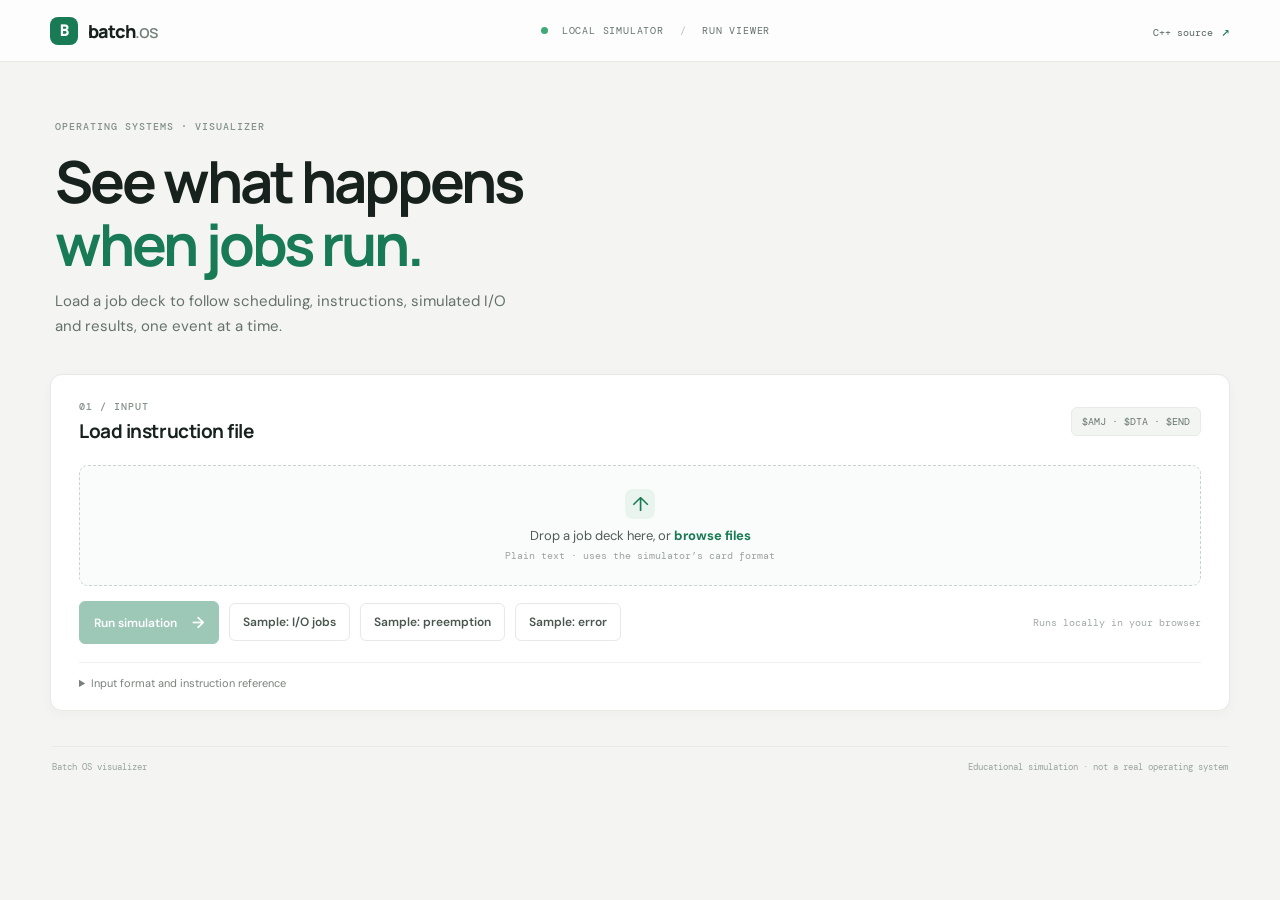
<file: index.html>
<!doctype html>
<html lang="en">
<head>
  <meta charset="utf-8">
  <meta name="viewport" content="width=device-width, initial-scale=1">
  <meta name="theme-color" content="#f4f5f7">
  <title>Batch OS · Run viewer</title>
  <link rel="stylesheet" href="styles.css">
</head>
<body>
  <header class="topbar">
    <a class="brand" href="#" aria-label="Batch OS viewer home"><span class="brand-mark">B</span><span>batch<span class="brand-light">.os</span></span></a>
    <div class="top-meta"><span class="live-dot"></span> LOCAL SIMULATOR <span class="top-divider">/</span> RUN VIEWER</div>
    <a class="source-link" href="index.cpp" title="View the C++ source">C++ source <span>↗</span></a>
  </header>

  <main class="shell">
    <section class="intro">
      <div class="eyebrow">OPERATING SYSTEMS · VISUALIZER</div>
      <h1>See what happens<br><span>when jobs run.</span></h1>
      <p>Load a job deck to follow scheduling, instructions, simulated I/O and results, one event at a time.</p>
    </section>

    <section class="load-panel panel" aria-labelledby="load-title">
      <div class="section-heading"><div><div class="eyebrow">01 / INPUT</div><h2 id="load-title">Load instruction file</h2></div><span class="format-pill">$AMJ · $DTA · $END</span></div>
      <label class="dropzone" id="dropzone" for="file-input">
        <input id="file-input" type="file" accept=".txt,.dat,.in,text/plain">
        <span class="upload-icon">↑</span>
        <span class="drop-title">Drop a job deck here, or <span>browse files</span></span>
        <span class="drop-sub" id="file-name">Plain text · uses the simulator’s card format</span>
      </label>
      <div class="load-actions"><button class="button button-primary" id="run-button" disabled>Run simulation <span>→</span></button><button class="button button-quiet" id="sample-button">Sample: I/O jobs</button><button class="button button-quiet" id="preempt-sample-button">Sample: preemption</button><button class="button button-quiet" id="error-sample-button">Sample: error</button><span class="hint">Runs locally in your browser</span></div>
      <details class="format-help"><summary>Input format and instruction reference</summary><p><code>$AMJ</code> begins a job; the following 14 digits are job ID (4), time limit (4), line limit (4), and priority (2). Lower priority numbers run first. Program lines contain four-character instructions. <code>$DTA</code> begins data lines and <code>$END</code> ends the job.</p><p><b>Instructions:</b> <code>LRnn</code> load a word, <code>SRnn</code> store the register, <code>CRnn</code> compare, <code>BTnn</code> branch if equal, <code>GDnn</code> read a data block, <code>PDnn</code> print a block, <code>H</code> halt.</p><p><b>Simulator note:</b> the browser uses a simplified virtual memory and simulated I/O model for teaching. It parses the same job deck, but does not execute the C++ kernel itself.</p></details>
      <div class="error-message" id="error-message" role="alert" hidden></div>
    </section>

    <section id="workspace" hidden>
      <div class="run-heading"><div><div class="eyebrow">02 / EXECUTION</div><h2>Simulation run</h2></div><div class="run-controls"><span class="run-summary" id="run-summary"></span><button class="button button-small" id="step-button">Next tick →</button><button class="button button-small" id="play-button">▶ Run</button><button class="button button-small" id="rerun-button">↻ Reset</button></div></div>
      <div class="inspector-grid"><section class="panel inspector"><div class="panel-title"><div><span class="eyebrow">CPU SNAPSHOT</span><h3>Registers & current instruction</h3></div><span class="count-badge" id="cpu-job">IDLE</span></div><div id="cpu-view" class="cpu-view"></div></section><section class="panel inspector"><div class="panel-title"><div><span class="eyebrow">VIRTUAL MEMORY</span><h3>Selected job memory</h3></div><span class="log-count" id="memory-label">SELECT A JOB</span></div><div id="memory-view" class="memory-view"><div class="empty-state">Select a job to inspect its instruction and data words.</div></div></section></div>
      <div class="dashboard">
        <aside class="jobs-panel panel"><div class="panel-title"><div><span class="eyebrow">JOB TABLE</span><h3>Processes</h3></div><span class="count-badge" id="job-count">0</span></div><div id="job-list" class="job-list"></div></aside>
        <div class="main-column">
          <section class="panel log-panel"><div class="panel-title"><div><span class="eyebrow">KERNEL TRACE</span><h3>Execution log</h3></div><span class="log-count" id="log-count">0 EVENTS</span></div><div class="log-filters" id="log-filters"><button class="filter active" data-filter="all">All events</button><button class="filter" data-filter="cpu">CPU</button><button class="filter" data-filter="io">I/O</button><button class="filter" data-filter="state">State</button></div><div class="log-list" id="log-list" aria-live="polite"></div></section>
          <section class="panel history-panel"><div class="panel-title"><div><span class="eyebrow">STATE TRANSITIONS</span><h3>Job history</h3></div><span class="log-count" id="history-count">ALL JOBS</span></div><div id="history-list" class="history-list"><div class="empty-state">State changes appear as the simulation advances.</div></div></section>
          <section class="panel results-panel"><div class="panel-title"><div><span class="eyebrow">JOB OUTPUT</span><h3>Results</h3></div><span class="result-count" id="result-count">0 LINES</span></div><div id="results-list" class="results-list"><div class="empty-state">Printed lines and termination messages will appear here.</div></div></section>
        </div>
      </div>
    </section>
    <footer><span>Batch OS visualizer</span><span>Educational simulation · not a real operating system</span></footer>
  </main>
  <script src="app.js"></script>
</body>
</html>
</file>
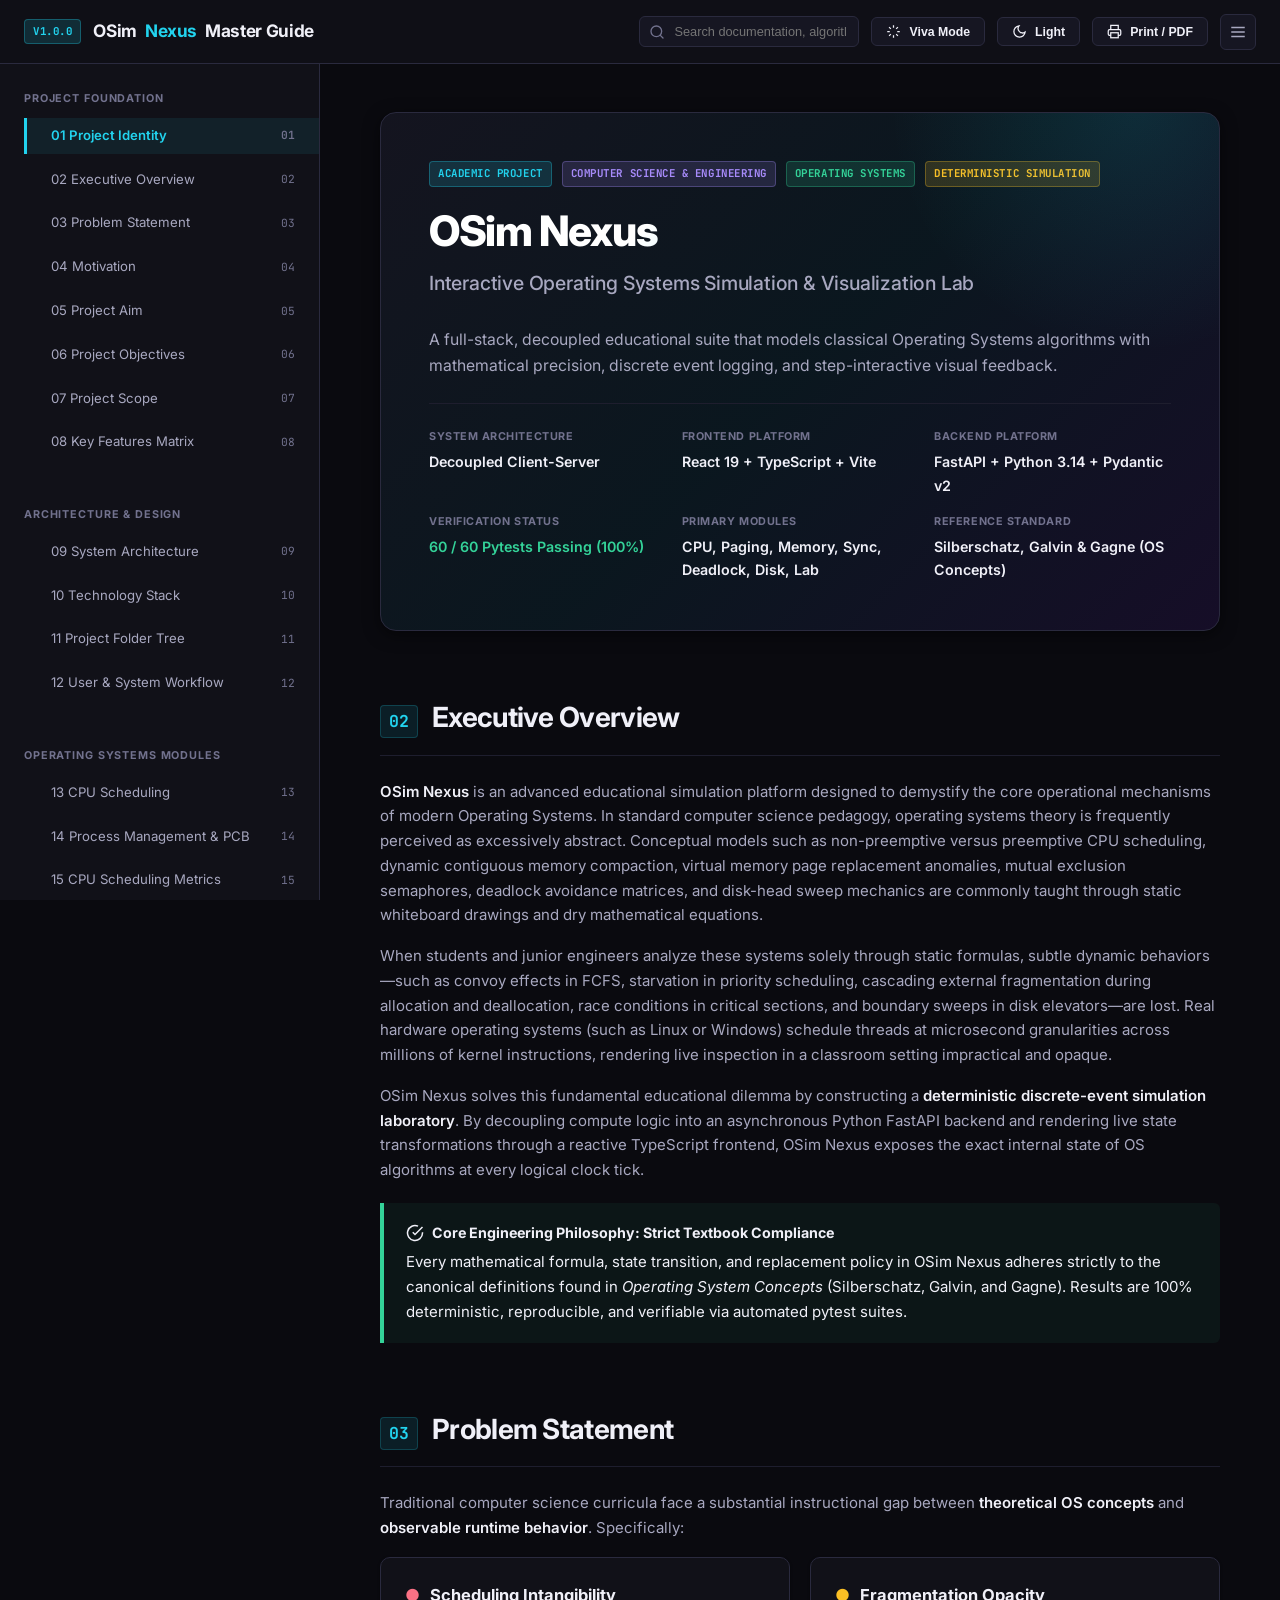
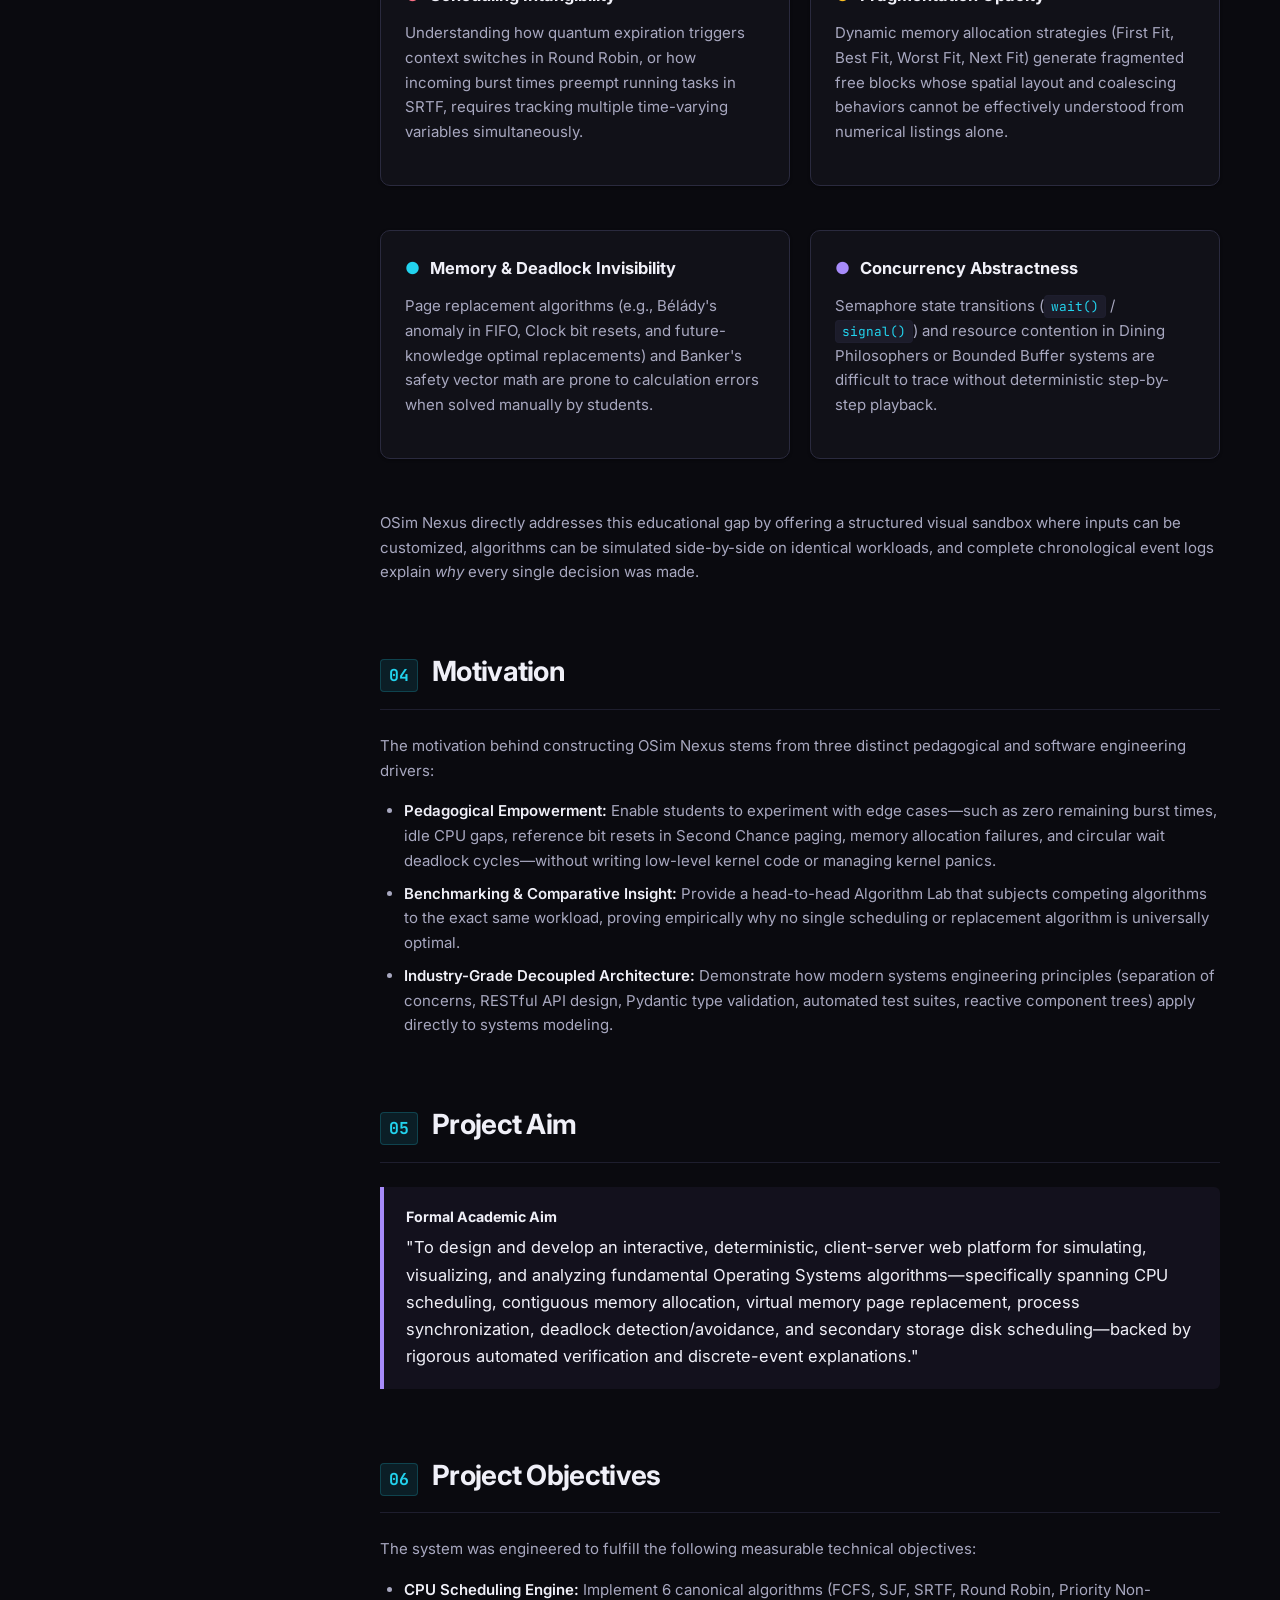
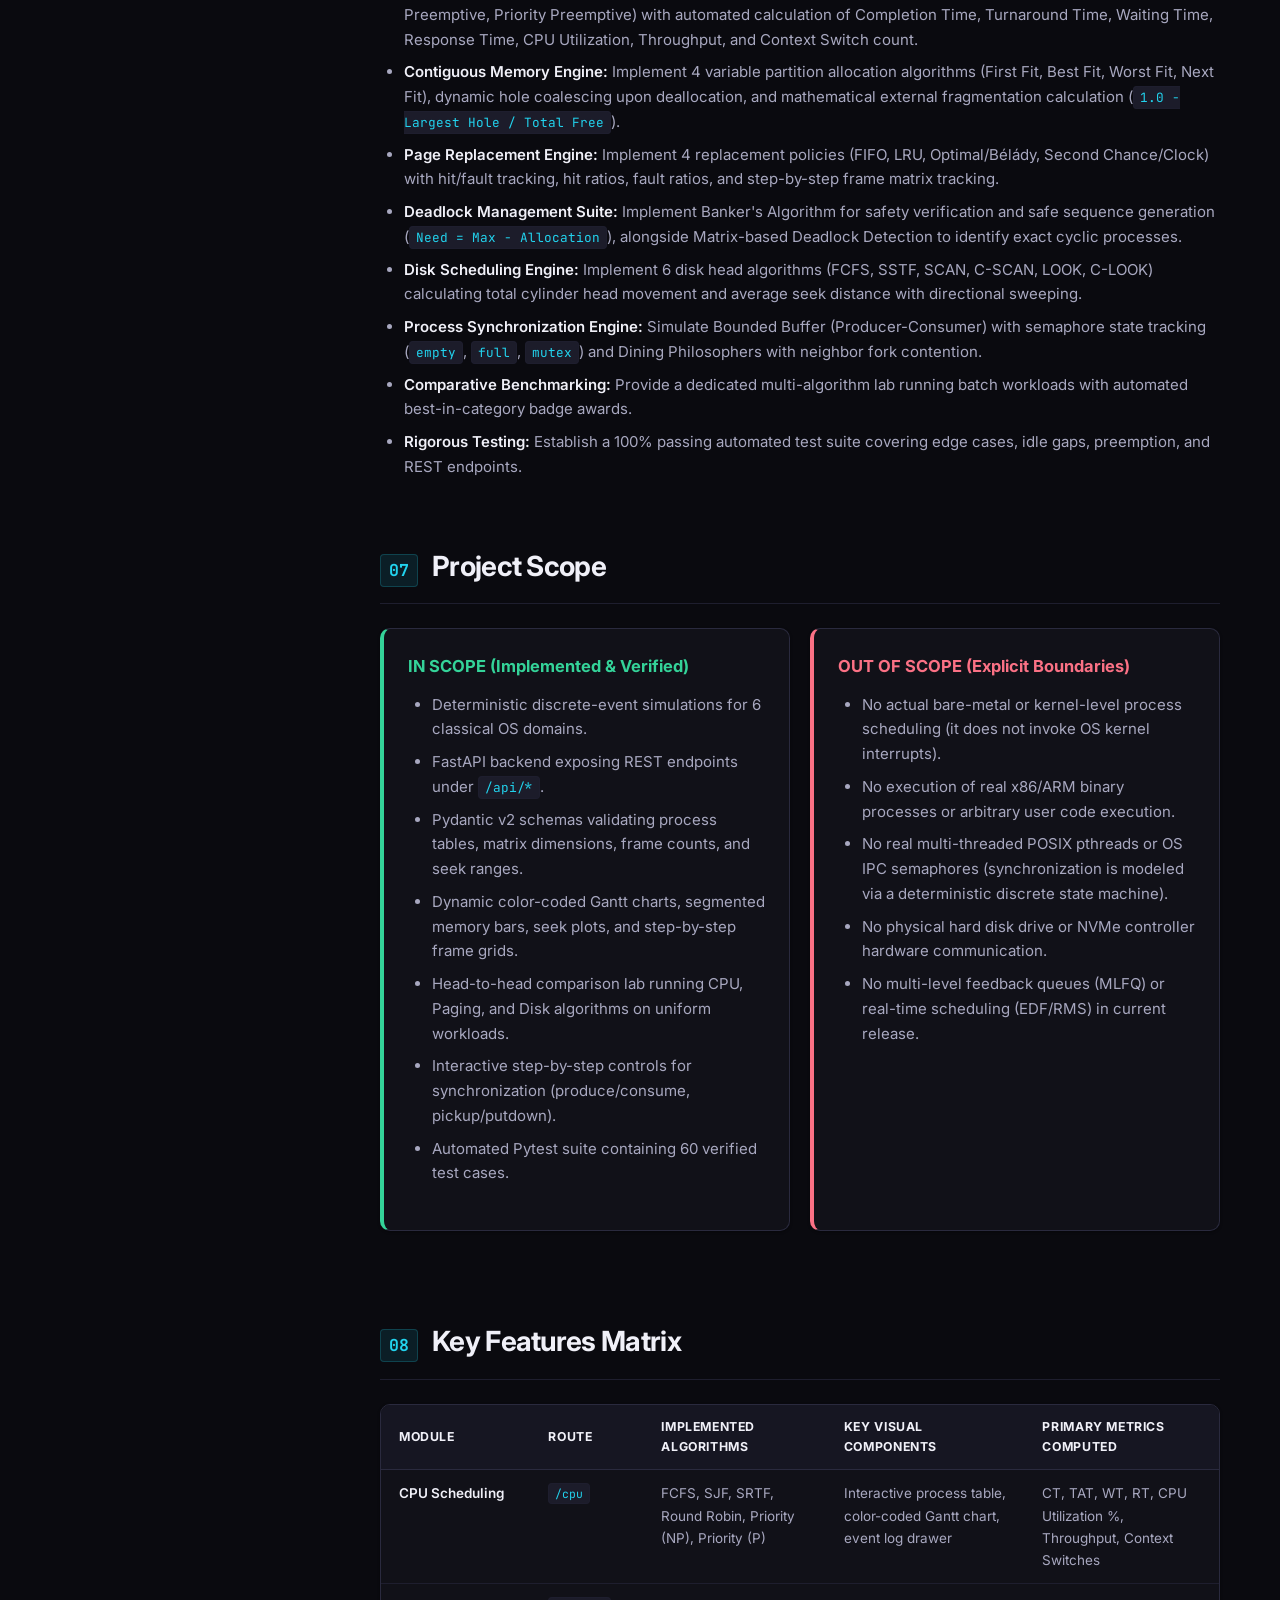
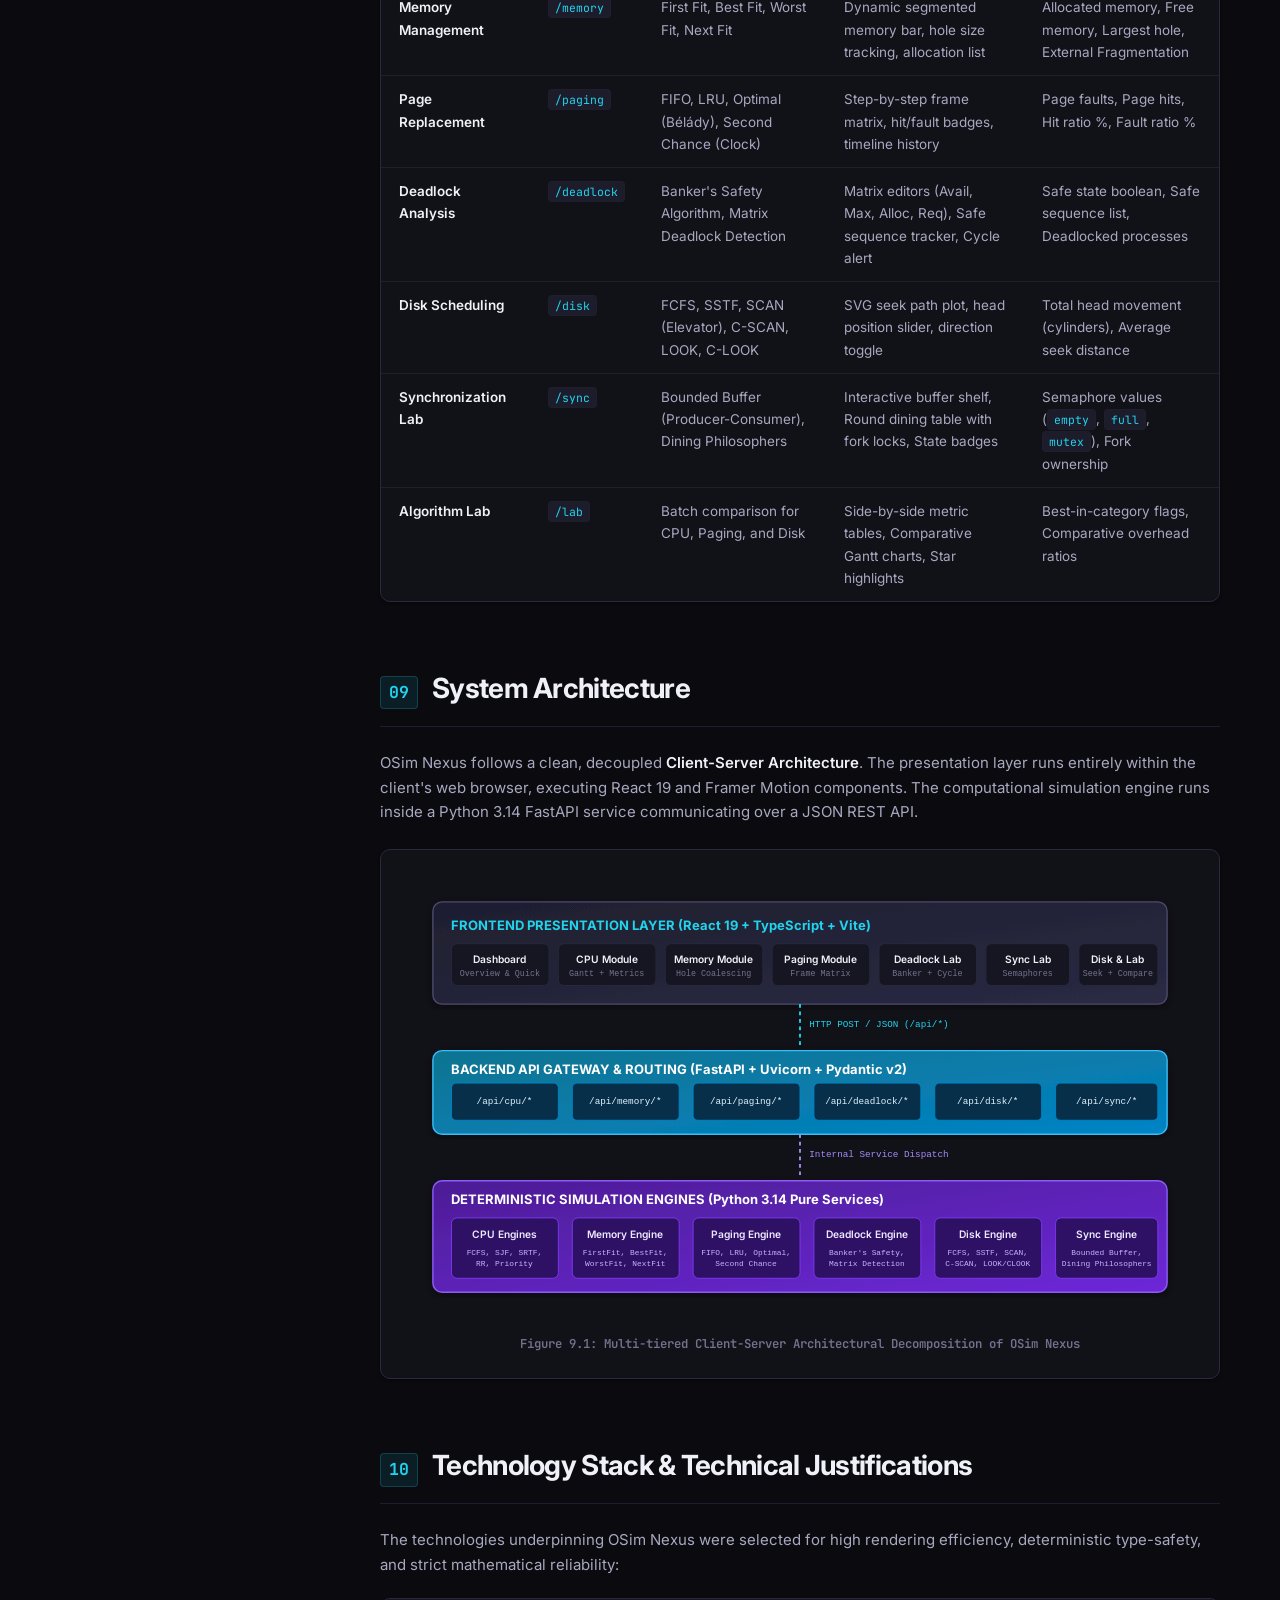
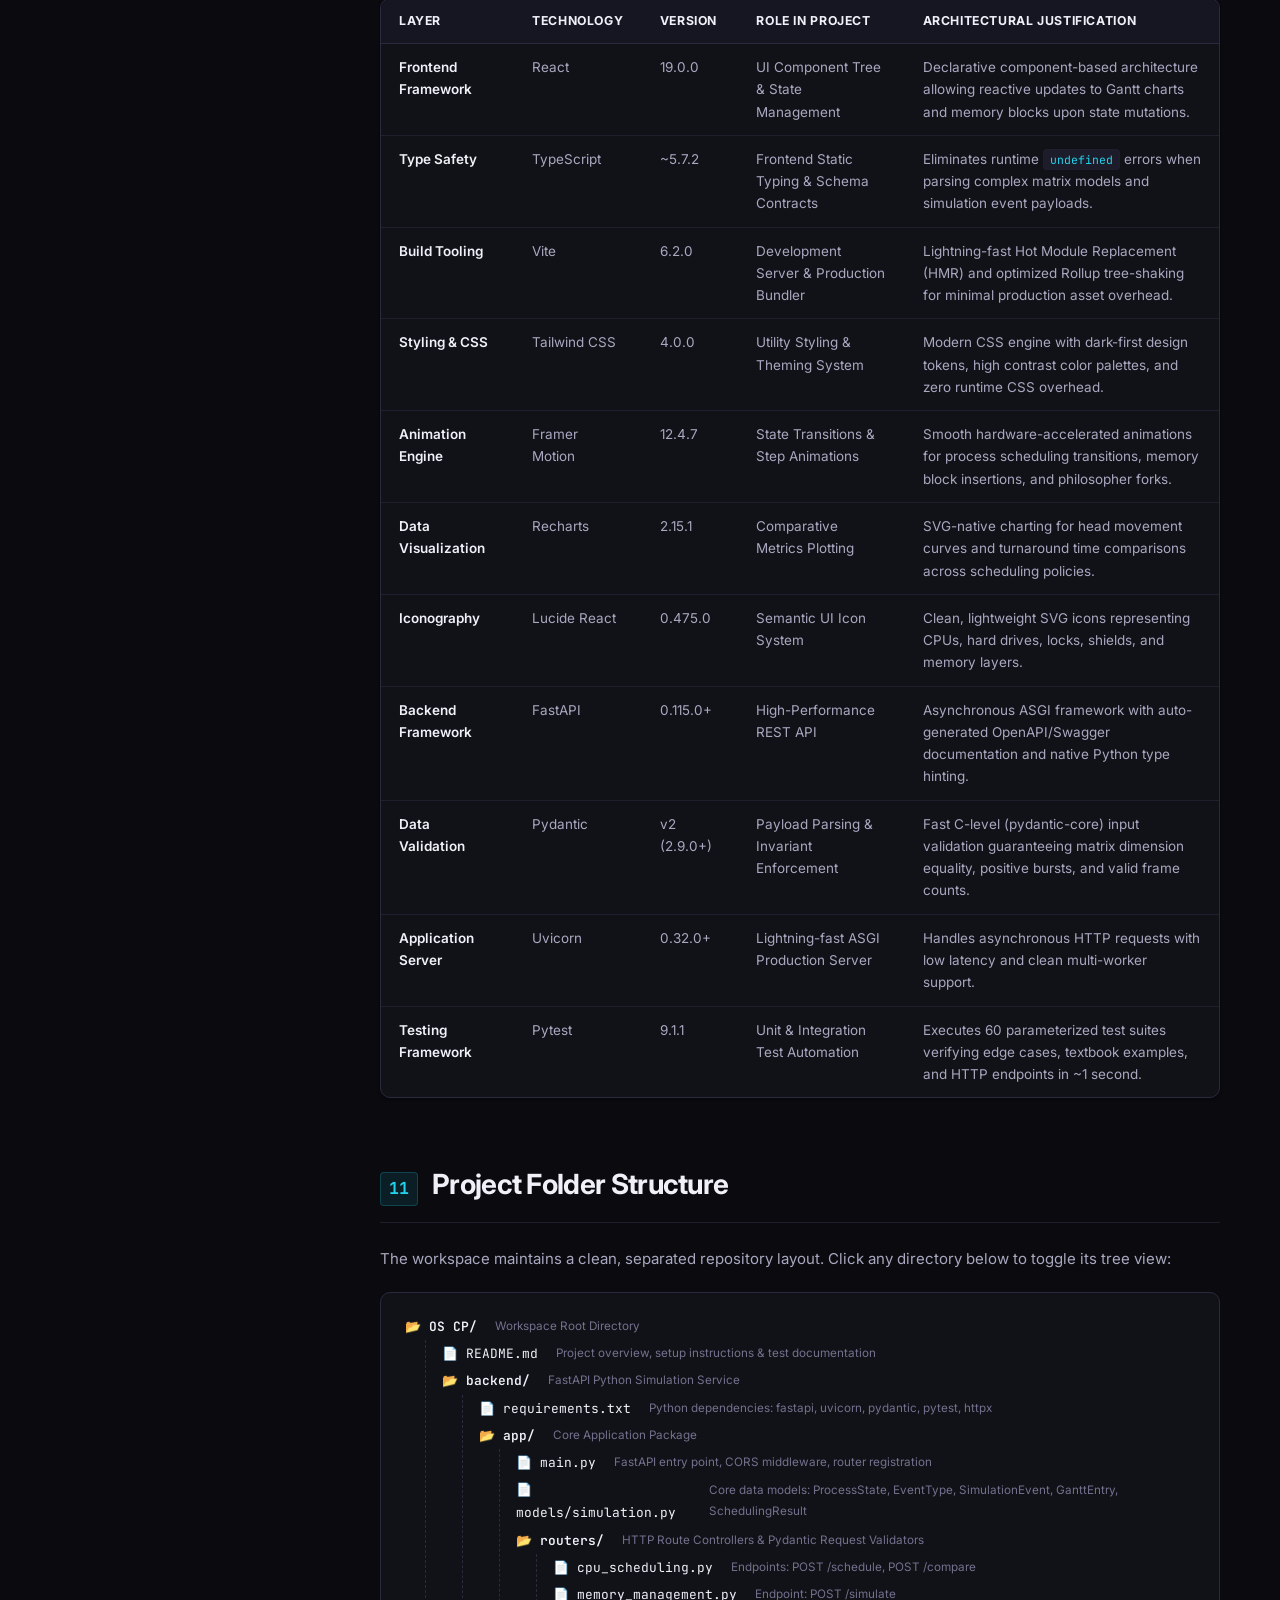
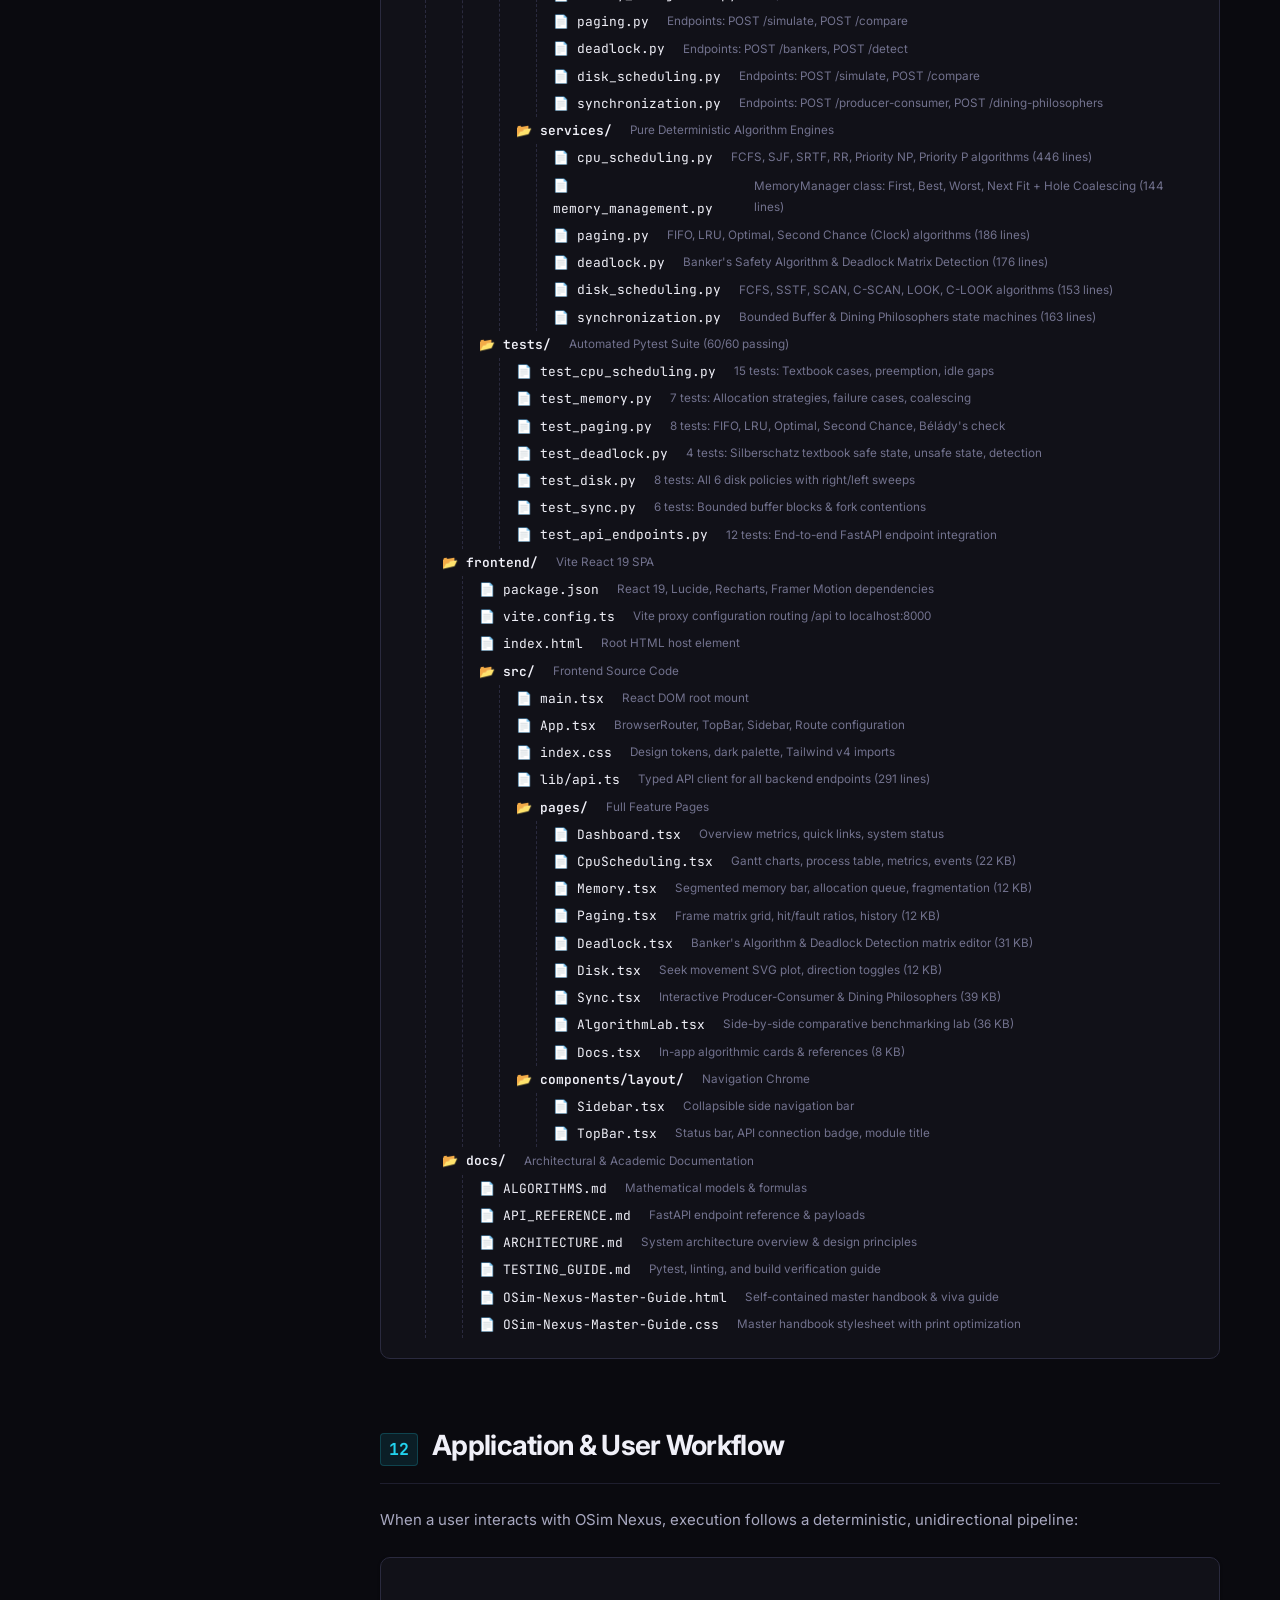
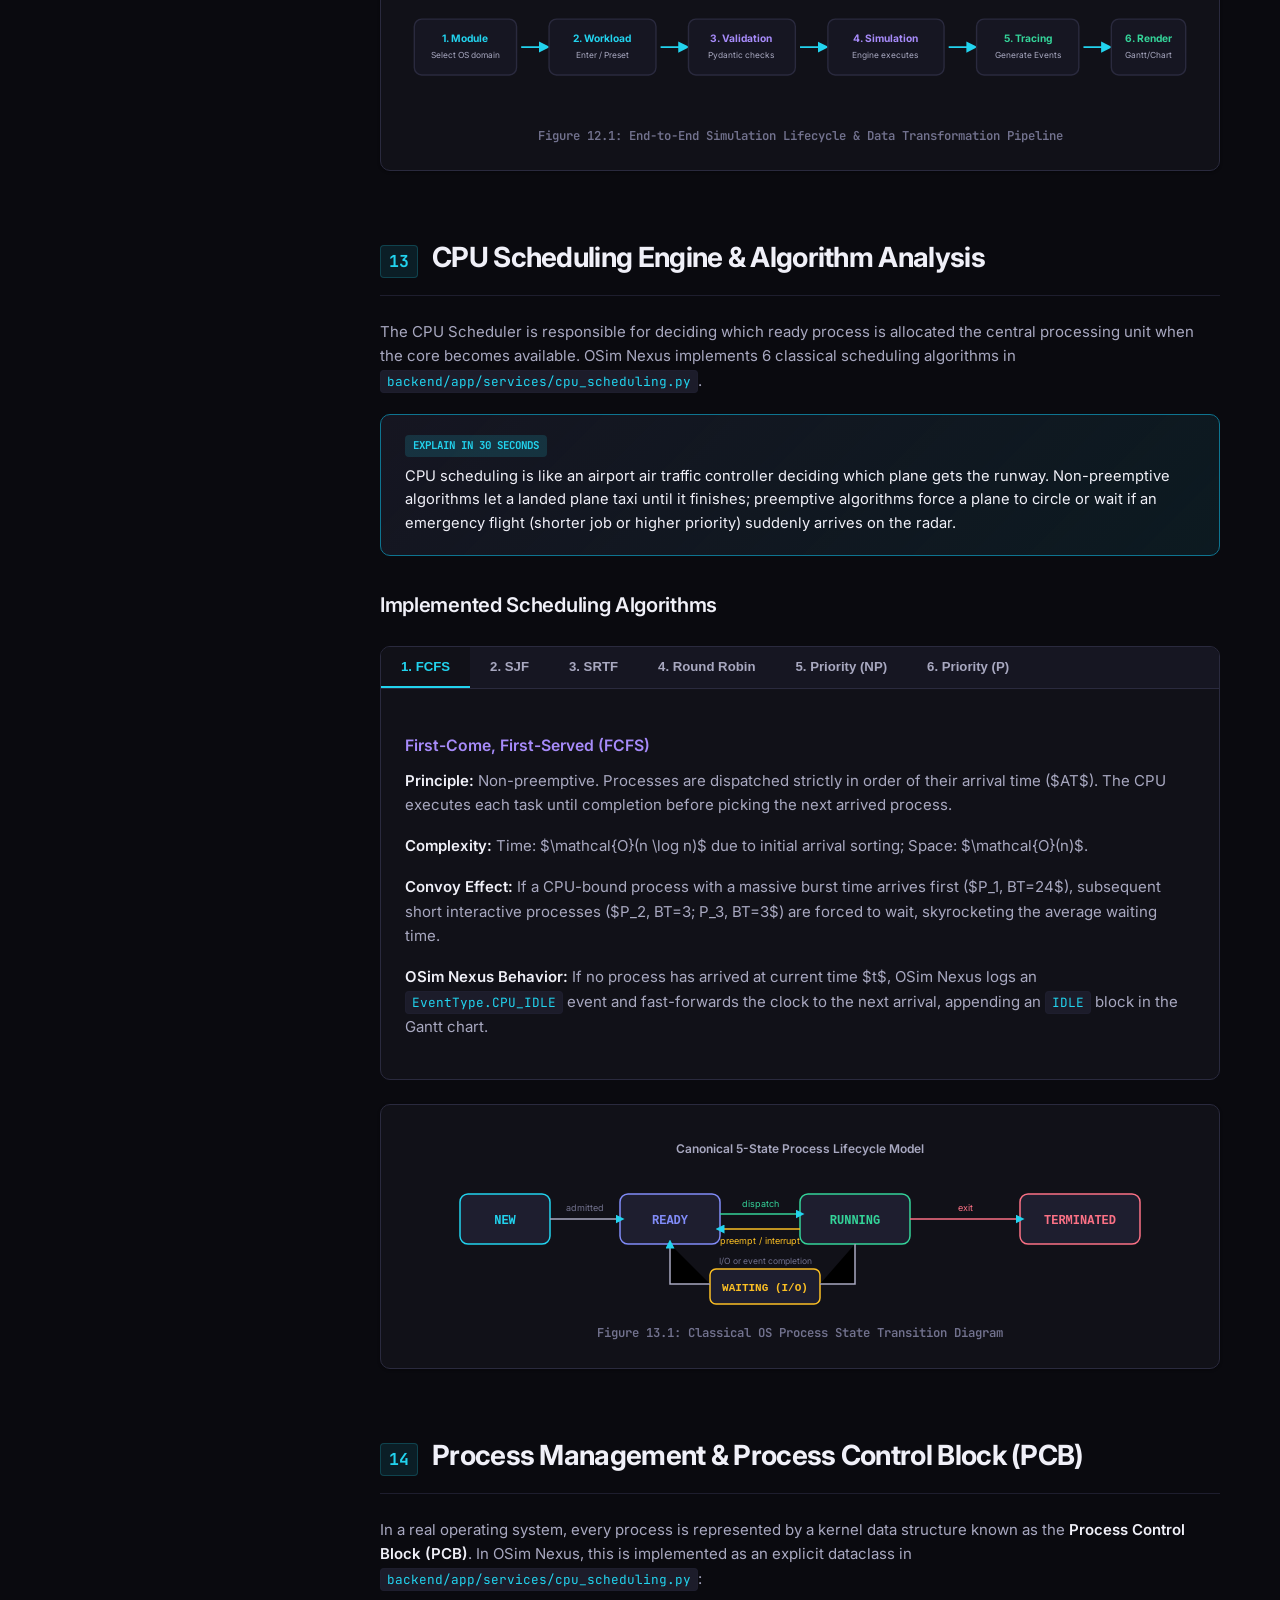
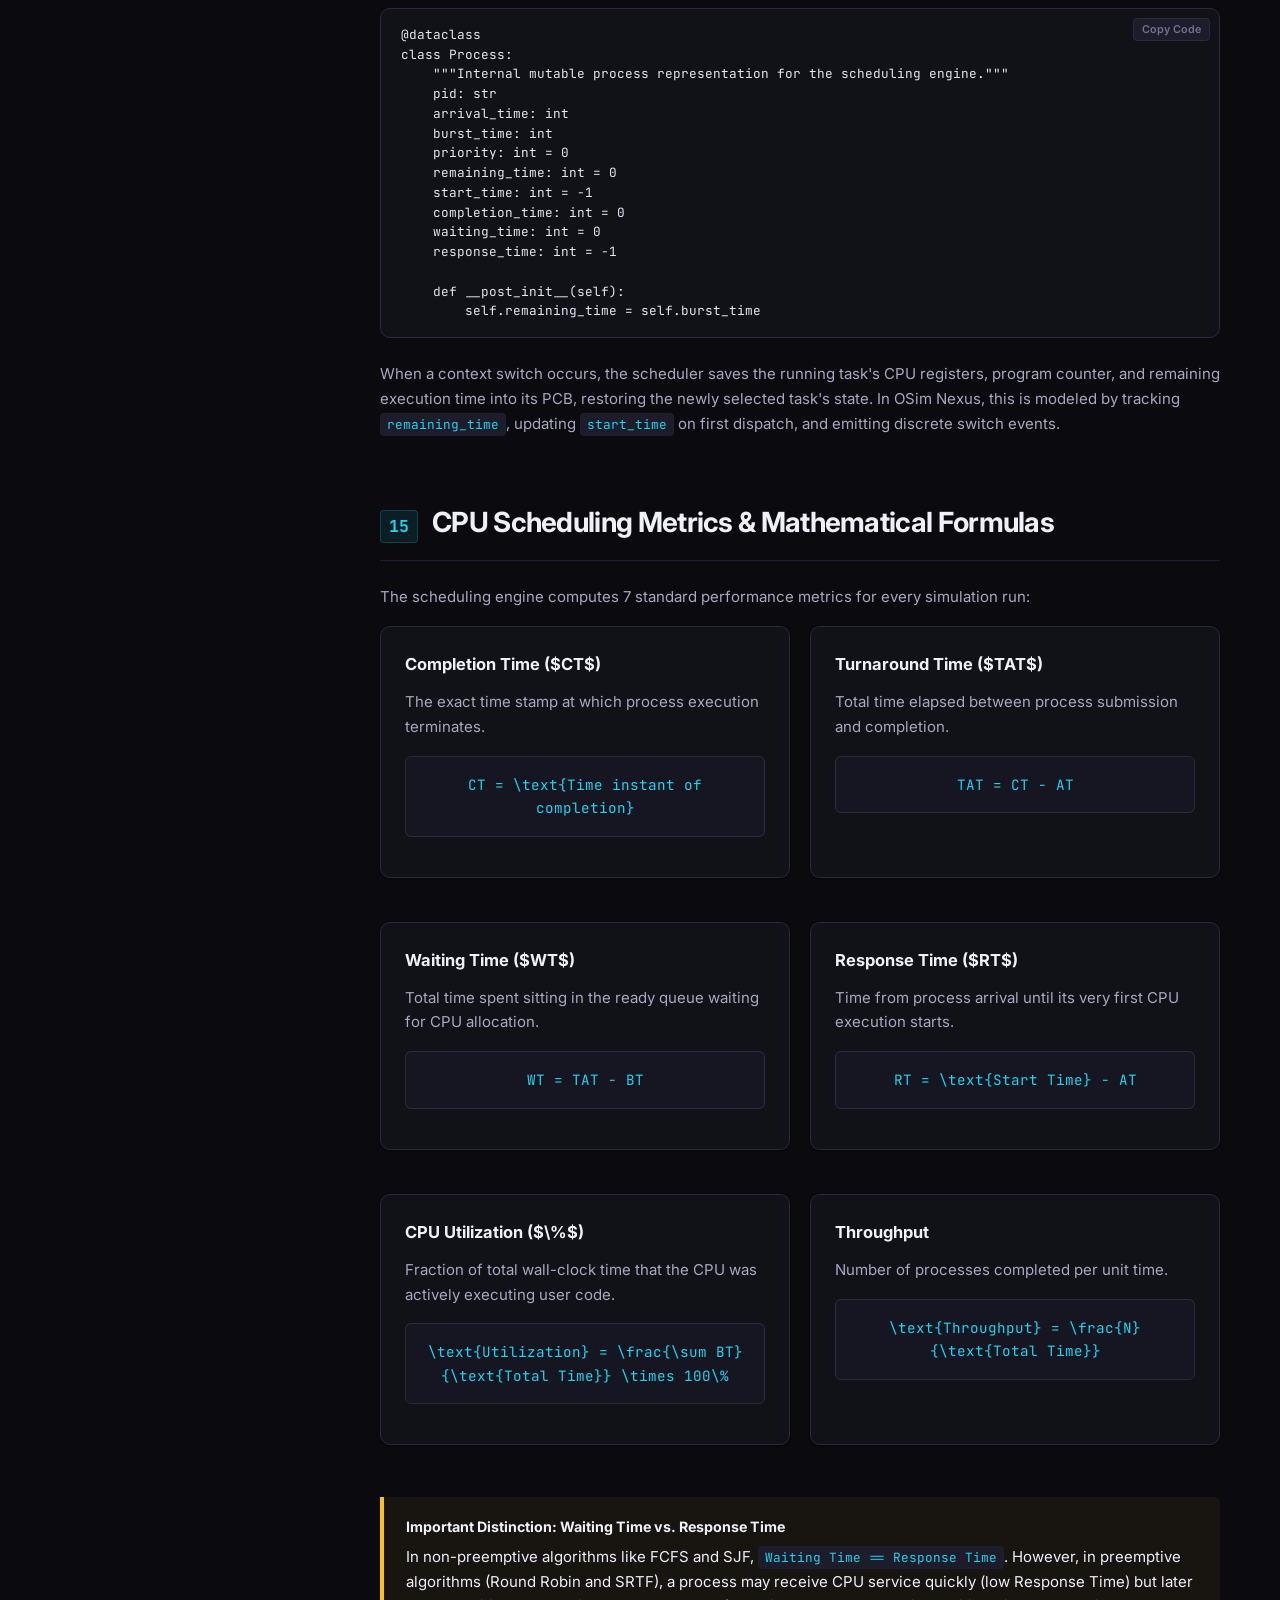
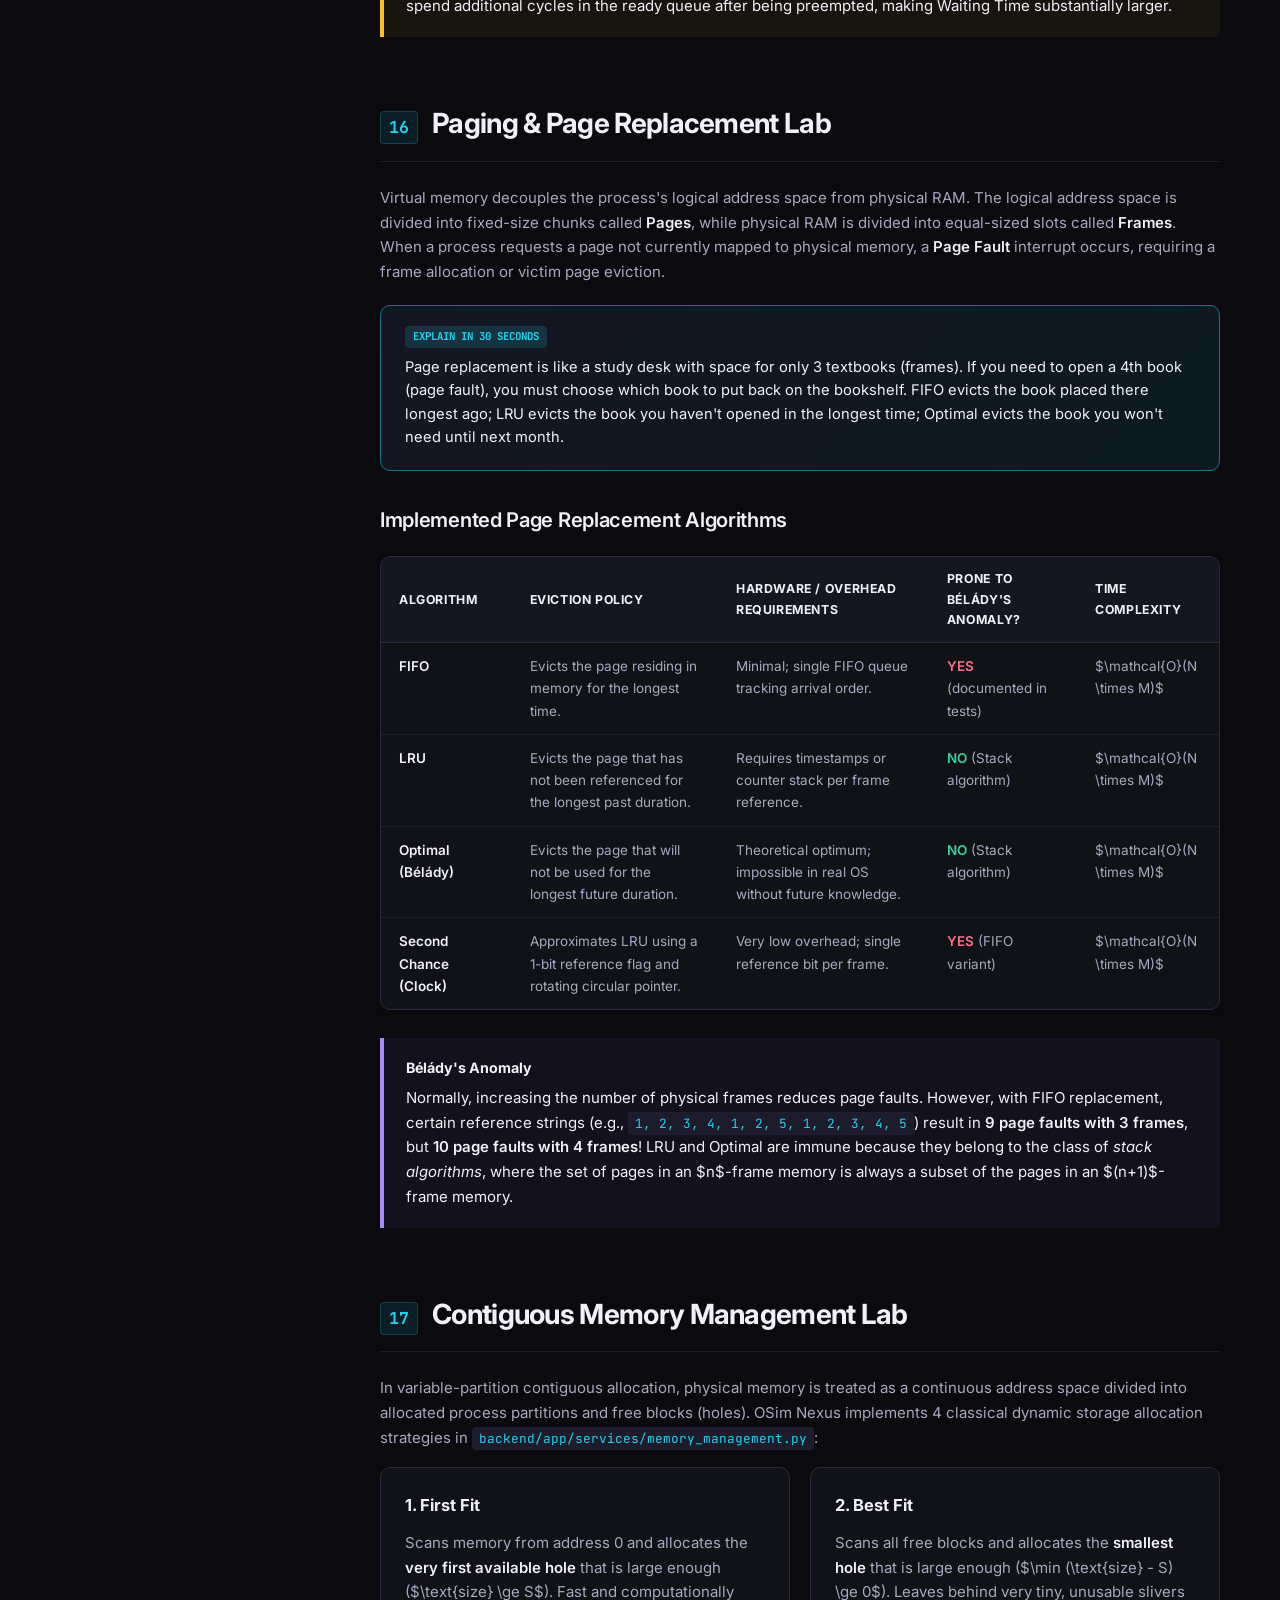
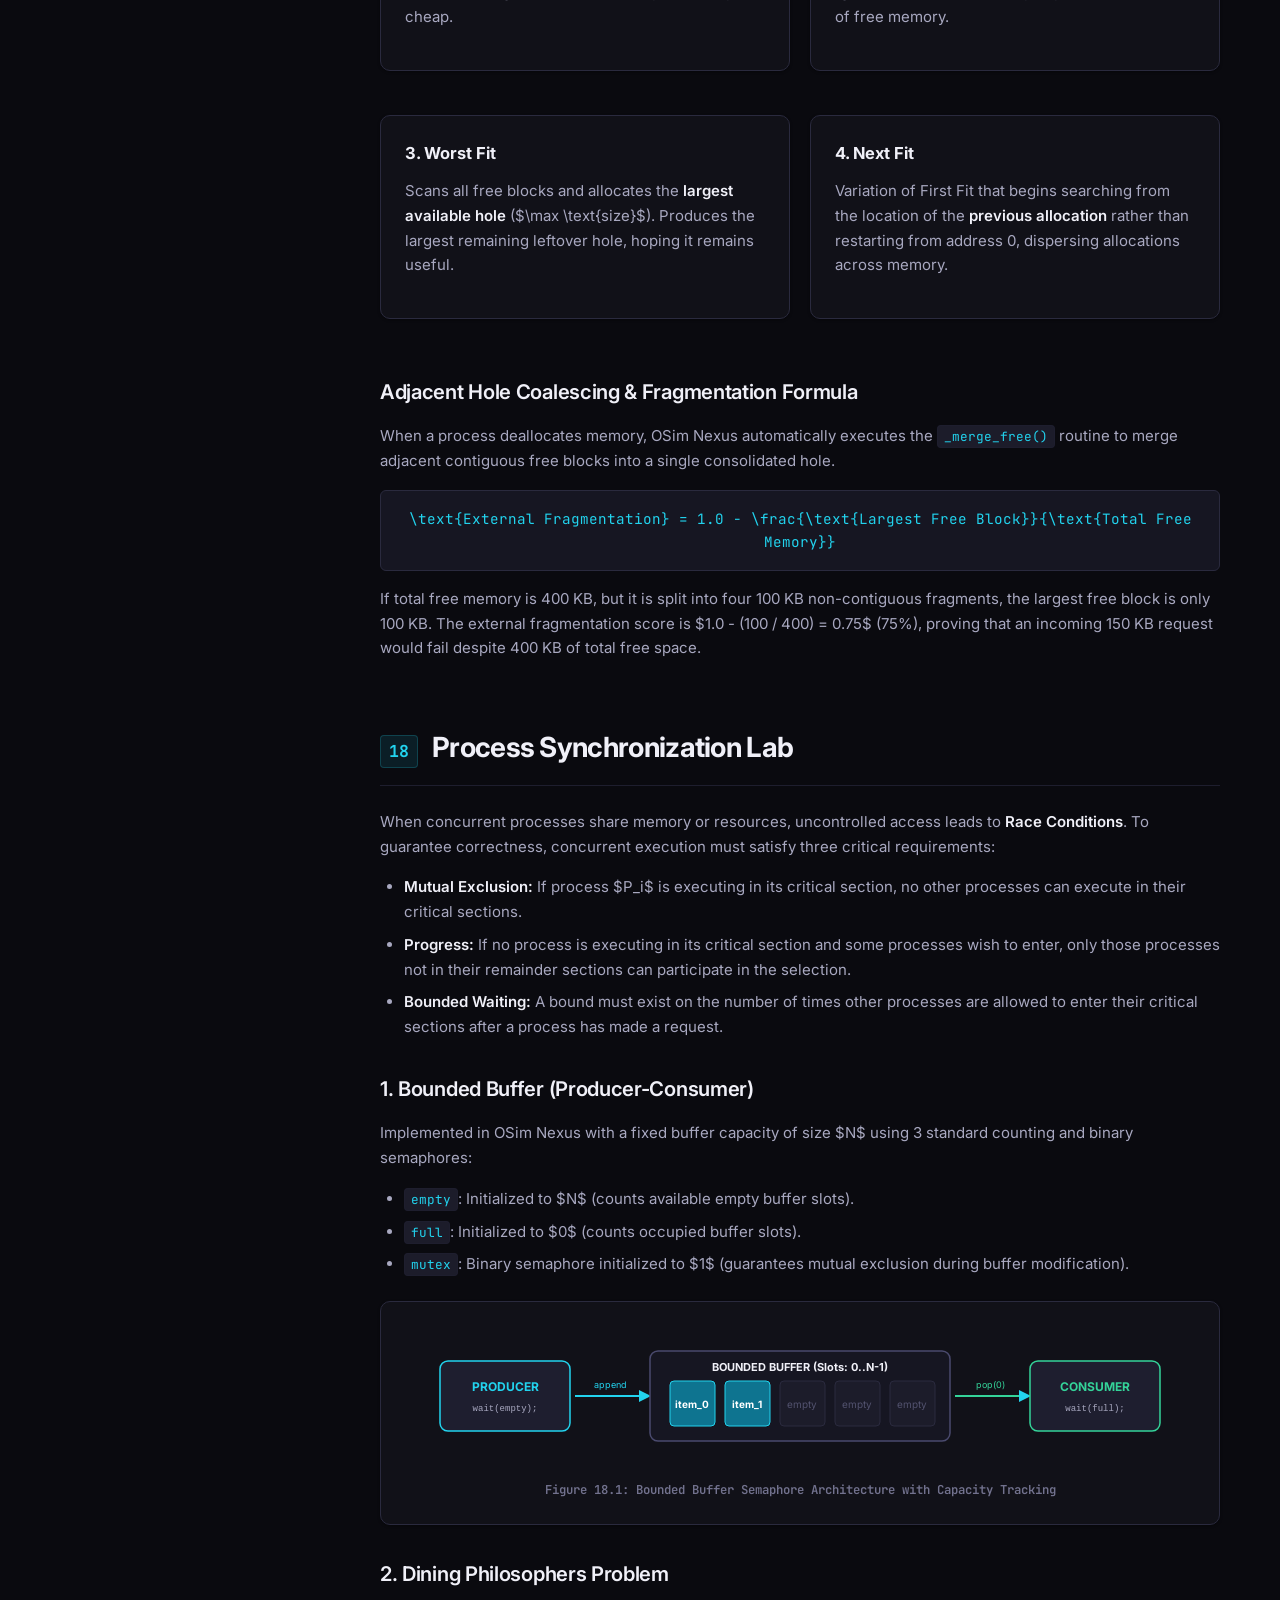
<file: docs/OSim-Nexus-Master-Guide.html>
<!DOCTYPE html>
<html lang="en" data-theme="dark">
<head>
  <meta charset="UTF-8">
  <meta name="viewport" content="width=device-width, initial-scale=1.0">
  <title>OSim Nexus — Master Project Guide & Viva Handbook</title>
  <meta name="description" content="Master academic guide, architectural documentation, and viva handbook for OSim Nexus: Interactive Operating Systems Simulation & Visualization Lab.">
  <link rel="stylesheet" href="OSim-Nexus-Master-Guide.css">
  <link rel="preconnect" href="https://fonts.googleapis.com">
  <link rel="preconnect" href="https://fonts.gstatic.com" crossorigin>
  <link href="https://fonts.googleapis.com/css2?family=Inter:wght@400;500;600;700;800&family=JetBrains+Mono:wght@400;500;600;700&display=swap" rel="stylesheet">
</head>
<body>

  <!-- Top Progress Indicator -->
  <div id="progress-bar"></div>

  <!-- Top Navigation Bar -->
  <header class="topbar">
    <a href="#section-01" class="topbar-brand">
      <span class="topbar-badge">v1.0.0</span>
      <div class="topbar-title">OSim <span>Nexus</span> Master Guide</div>
    </a>

    <div class="topbar-controls">
      <div class="search-box">
        <svg width="16" height="16" viewBox="0 0 24 24" fill="none" stroke="currentColor" stroke-width="2" stroke-linecap="round" stroke-linejoin="round"><circle cx="11" cy="11" r="8"></circle><line x1="21" y1="21" x2="16.65" y2="16.65"></line></svg>
        <input type="text" id="global-search" placeholder="Search documentation, algorithms, viva..." aria-label="Search documentation">
      </div>

      <button class="btn-action" id="btn-viva-mode" title="Toggle Viva Examination Mode (blurs answers for self-quiz)">
        <svg width="15" height="15" viewBox="0 0 24 24" fill="none" stroke="currentColor" stroke-width="2"><path d="M12 2v4m0 12v4M4.93 4.93l2.83 2.83m8.48 8.48l2.83 2.83M2 12h4m12 0h4M4.93 19.07l2.83-2.83m8.48-8.48l2.83-2.83"/></svg>
        Viva Mode
      </button>

      <button class="btn-action" id="btn-theme-toggle" title="Toggle Dark/Light Mode">
        <svg id="theme-icon" width="15" height="15" viewBox="0 0 24 24" fill="none" stroke="currentColor" stroke-width="2"><path d="M21 12.79A9 9 0 1 1 11.21 3 7 7 0 0 0 21 12.79z"></path></svg>
        <span id="theme-text">Light</span>
      </button>

      <button class="btn-action" onclick="window.print()" title="Print or Export to PDF">
        <svg width="15" height="15" viewBox="0 0 24 24" fill="none" stroke="currentColor" stroke-width="2"><polyline points="6 9 6 2 18 2 18 9"></polyline><path d="M6 18H4a2 2 0 0 1-2-2v-5a2 2 0 0 1 2-2h16a2 2 0 0 1 2 2v5a2 2 0 0 1-2 2h-2"></path><rect x="6" y="14" width="12" height="8"></rect></svg>
        Print / PDF
      </button>

      <button class="btn-icon" id="btn-sidebar-toggle" aria-label="Toggle Sidebar Navigation">
        <svg width="18" height="18" viewBox="0 0 24 24" fill="none" stroke="currentColor" stroke-width="2"><line x1="3" y1="12" x2="21" y2="12"></line><line x1="3" y1="6" x2="21" y2="6"></line><line x1="3" y1="18" x2="21" y2="18"></line></svg>
      </button>
    </div>
  </header>

  <!-- App Layout Container -->
  <div class="app-container">

    <!-- Sticky Sidebar Navigation -->
    <aside class="sidebar" id="sidebar">
      <div class="sidebar-group">
        <div class="sidebar-heading">Project Foundation</div>
        <ul class="sidebar-nav">
          <li><a href="#section-01" class="sidebar-link active"><span>01 Project Identity</span><span class="sidebar-link-num">01</span></a></li>
          <li><a href="#section-02" class="sidebar-link"><span>02 Executive Overview</span><span class="sidebar-link-num">02</span></a></li>
          <li><a href="#section-03" class="sidebar-link"><span>03 Problem Statement</span><span class="sidebar-link-num">03</span></a></li>
          <li><a href="#section-04" class="sidebar-link"><span>04 Motivation</span><span class="sidebar-link-num">04</span></a></li>
          <li><a href="#section-05" class="sidebar-link"><span>05 Project Aim</span><span class="sidebar-link-num">05</span></a></li>
          <li><a href="#section-06" class="sidebar-link"><span>06 Project Objectives</span><span class="sidebar-link-num">06</span></a></li>
          <li><a href="#section-07" class="sidebar-link"><span>07 Project Scope</span><span class="sidebar-link-num">07</span></a></li>
          <li><a href="#section-08" class="sidebar-link"><span>08 Key Features Matrix</span><span class="sidebar-link-num">08</span></a></li>
        </ul>
      </div>

      <div class="sidebar-group">
        <div class="sidebar-heading">Architecture & Design</div>
        <ul class="sidebar-nav">
          <li><a href="#section-09" class="sidebar-link"><span>09 System Architecture</span><span class="sidebar-link-num">09</span></a></li>
          <li><a href="#section-10" class="sidebar-link"><span>10 Technology Stack</span><span class="sidebar-link-num">10</span></a></li>
          <li><a href="#section-11" class="sidebar-link"><span>11 Project Folder Tree</span><span class="sidebar-link-num">11</span></a></li>
          <li><a href="#section-12" class="sidebar-link"><span>12 User & System Workflow</span><span class="sidebar-link-num">12</span></a></li>
        </ul>
      </div>

      <div class="sidebar-group">
        <div class="sidebar-heading">Operating Systems Modules</div>
        <ul class="sidebar-nav">
          <li><a href="#section-13" class="sidebar-link"><span>13 CPU Scheduling</span><span class="sidebar-link-num">13</span></a></li>
          <li><a href="#section-14" class="sidebar-link"><span>14 Process Management & PCB</span><span class="sidebar-link-num">14</span></a></li>
          <li><a href="#section-15" class="sidebar-link"><span>15 CPU Scheduling Metrics</span><span class="sidebar-link-num">15</span></a></li>
          <li><a href="#section-16" class="sidebar-link"><span>16 Paging & Page Replacement</span><span class="sidebar-link-num">16</span></a></li>
          <li><a href="#section-17" class="sidebar-link"><span>17 Contiguous Memory Mgmt</span><span class="sidebar-link-num">17</span></a></li>
          <li><a href="#section-18" class="sidebar-link"><span>18 Process Synchronization</span><span class="sidebar-link-num">18</span></a></li>
          <li><a href="#section-19" class="sidebar-link"><span>19 Deadlock Management</span><span class="sidebar-link-num">19</span></a></li>
          <li><a href="#section-20" class="sidebar-link"><span>20 Disk Scheduling</span><span class="sidebar-link-num">20</span></a></li>
          <li><a href="#section-21" class="sidebar-link"><span>21 Algorithm Comparison Lab</span><span class="sidebar-link-num">21</span></a></li>
        </ul>
      </div>

      <div class="sidebar-group">
        <div class="sidebar-heading">Implementation & Engineering</div>
        <ul class="sidebar-nav">
          <li><a href="#section-22" class="sidebar-link"><span>22 Backend Architecture</span><span class="sidebar-link-num">22</span></a></li>
          <li><a href="#section-23" class="sidebar-link"><span>23 Frontend Architecture</span><span class="sidebar-link-num">23</span></a></li>
          <li><a href="#section-24" class="sidebar-link"><span>24 REST API Reference</span><span class="sidebar-link-num">24</span></a></li>
          <li><a href="#section-25" class="sidebar-link"><span>25 End-to-End Data Flow</span><span class="sidebar-link-num">25</span></a></li>
          <li><a href="#section-26" class="sidebar-link"><span>26 Deterministic Sim Engine</span><span class="sidebar-link-num">26</span></a></li>
          <li><a href="#section-27" class="sidebar-link"><span>27 Discrete Event Model</span><span class="sidebar-link-num">27</span></a></li>
          <li><a href="#section-28" class="sidebar-link"><span>28 Validation & Error Handling</span><span class="sidebar-link-num">28</span></a></li>
          <li><a href="#section-29" class="sidebar-link"><span>29 Testing & Verification</span><span class="sidebar-link-num">29</span></a></li>
        </ul>
      </div>

      <div class="sidebar-group">
        <div class="sidebar-heading">Evaluation & Defense</div>
        <ul class="sidebar-nav">
          <li><a href="#section-30" class="sidebar-link"><span>30 10-Minute Demo Guide</span><span class="sidebar-link-num">30</span></a></li>
          <li><a href="#section-31" class="sidebar-link"><span>31 Comprehensive Viva Handbook</span><span class="sidebar-link-num">31</span></a></li>
          <li><a href="#section-32" class="sidebar-link"><span>32 Explain Like I'm New (ELIN)</span><span class="sidebar-link-num">32</span></a></li>
          <li><a href="#section-33" class="sidebar-link"><span>33 Practical Troubleshooting</span><span class="sidebar-link-num">33</span></a></li>
          <li><a href="#section-34" class="sidebar-link"><span>34 Limitations & Boundaries</span><span class="sidebar-link-num">34</span></a></li>
          <li><a href="#section-35" class="sidebar-link"><span>35 Future Enhancement Roadmap</span><span class="sidebar-link-num">35</span></a></li>
          <li><a href="#section-36" class="sidebar-link"><span>36 Research Extensions</span><span class="sidebar-link-num">36</span></a></li>
          <li><a href="#section-37" class="sidebar-link"><span>37 Resume & Interview Guide</span><span class="sidebar-link-num">37</span></a></li>
          <li><a href="#section-38" class="sidebar-link"><span>38 Team Contribution Matrix</span><span class="sidebar-link-num">38</span></a></li>
          <li><a href="#section-39" class="sidebar-link"><span>39 Technical Glossary</span><span class="sidebar-link-num">39</span></a></li>
          <li><a href="#section-40" class="sidebar-link"><span>40 Final Project Summary</span><span class="sidebar-link-num">40</span></a></li>
        </ul>
      </div>
    </aside>

    <!-- Main Content Area -->
    <main class="main-content">
      <div class="content-wrapper">

        <!-- ==========================================
             01 — PROJECT IDENTITY
             ========================================== -->
        <section id="section-01" class="doc-section">
          <div class="cover-hero">
            <div class="cover-badge-row">
              <span class="topbar-badge">Academic Project</span>
              <span class="topbar-badge" style="background: rgba(167, 139, 250, 0.15); color: var(--accent-violet); border-color: rgba(167, 139, 250, 0.3);">Computer Science & Engineering</span>
              <span class="topbar-badge" style="background: rgba(52, 211, 153, 0.15); color: var(--accent-emerald); border-color: rgba(52, 211, 153, 0.3);">Operating Systems</span>
              <span class="topbar-badge" style="background: rgba(251, 191, 36, 0.15); color: var(--accent-amber); border-color: rgba(251, 191, 36, 0.3);">Deterministic Simulation</span>
            </div>
            <h1 class="cover-title">OSim Nexus</h1>
            <div class="cover-subtitle">Interactive Operating Systems Simulation & Visualization Lab</div>
            <p style="font-size: 1.05rem; max-width: 800px; color: var(--text-secondary); margin-bottom: 24px;">
              A full-stack, decoupled educational suite that models classical Operating Systems algorithms with mathematical precision, discrete event logging, and step-interactive visual feedback.
            </p>
            <div class="cover-meta-grid">
              <div class="cover-meta-item">
                <span class="cover-meta-label">System Architecture</span>
                <span class="cover-meta-val">Decoupled Client-Server</span>
              </div>
              <div class="cover-meta-item">
                <span class="cover-meta-label">Frontend Platform</span>
                <span class="cover-meta-val">React 19 + TypeScript + Vite</span>
              </div>
              <div class="cover-meta-item">
                <span class="cover-meta-label">Backend Platform</span>
                <span class="cover-meta-val">FastAPI + Python 3.14 + Pydantic v2</span>
              </div>
              <div class="cover-meta-item">
                <span class="cover-meta-label">Verification Status</span>
                <span class="cover-meta-val" style="color: var(--accent-emerald);">60 / 60 Pytests Passing (100%)</span>
              </div>
              <div class="cover-meta-item">
                <span class="cover-meta-label">Primary Modules</span>
                <span class="cover-meta-val">CPU, Paging, Memory, Sync, Deadlock, Disk, Lab</span>
              </div>
              <div class="cover-meta-item">
                <span class="cover-meta-label">Reference Standard</span>
                <span class="cover-meta-val">Silberschatz, Galvin & Gagne (OS Concepts)</span>
              </div>
            </div>
          </div>
        </section>

        <!-- ==========================================
             02 — EXECUTIVE OVERVIEW
             ========================================== -->
        <section id="section-02" class="doc-section">
          <div class="section-header">
            <span class="section-num">02</span>
            <h2>Executive Overview</h2>
          </div>
          <p>
            <strong>OSim Nexus</strong> is an advanced educational simulation platform designed to demystify the core operational mechanisms of modern Operating Systems. In standard computer science pedagogy, operating systems theory is frequently perceived as excessively abstract. Conceptual models such as non-preemptive versus preemptive CPU scheduling, dynamic contiguous memory compaction, virtual memory page replacement anomalies, mutual exclusion semaphores, deadlock avoidance matrices, and disk-head sweep mechanics are commonly taught through static whiteboard drawings and dry mathematical equations.
          </p>
          <p>
            When students and junior engineers analyze these systems solely through static formulas, subtle dynamic behaviors—such as convoy effects in FCFS, starvation in priority scheduling, cascading external fragmentation during allocation and deallocation, race conditions in critical sections, and boundary sweeps in disk elevators—are lost. Real hardware operating systems (such as Linux or Windows) schedule threads at microsecond granularities across millions of kernel instructions, rendering live inspection in a classroom setting impractical and opaque.
          </p>
          <p>
            OSim Nexus solves this fundamental educational dilemma by constructing a <strong>deterministic discrete-event simulation laboratory</strong>. By decoupling compute logic into an asynchronous Python FastAPI backend and rendering live state transformations through a reactive TypeScript frontend, OSim Nexus exposes the exact internal state of OS algorithms at every logical clock tick.
          </p>
          <div class="callout callout-success">
            <div class="callout-title">
              <svg width="18" height="18" viewBox="0 0 24 24" fill="none" stroke="currentColor" stroke-width="2"><path d="M22 11.08V12a10 10 0 1 1-5.93-9.14"></path><polyline points="22 4 12 14.01 9 11.01"></polyline></svg>
              Core Engineering Philosophy: Strict Textbook Compliance
            </div>
            Every mathematical formula, state transition, and replacement policy in OSim Nexus adheres strictly to the canonical definitions found in <em>Operating System Concepts</em> (Silberschatz, Galvin, and Gagne). Results are 100% deterministic, reproducible, and verifiable via automated pytest suites.
          </div>
        </section>

        <!-- ==========================================
             03 — PROBLEM STATEMENT
             ========================================== -->
        <section id="section-03" class="doc-section">
          <div class="section-header">
            <span class="section-num">03</span>
            <h2>Problem Statement</h2>
          </div>
          <p>
            Traditional computer science curricula face a substantial instructional gap between <strong>theoretical OS concepts</strong> and <strong>observable runtime behavior</strong>. Specifically:
          </p>
          <div class="card-grid">
            <div class="card">
              <div class="card-title">
                <span style="color: var(--accent-rose);">●</span> Scheduling Intangibility
              </div>
              <p>Understanding how quantum expiration triggers context switches in Round Robin, or how incoming burst times preempt running tasks in SRTF, requires tracking multiple time-varying variables simultaneously.</p>
            </div>
            <div class="card">
              <div class="card-title">
                <span style="color: var(--accent-amber);">●</span> Fragmentation Opacity
              </div>
              <p>Dynamic memory allocation strategies (First Fit, Best Fit, Worst Fit, Next Fit) generate fragmented free blocks whose spatial layout and coalescing behaviors cannot be effectively understood from numerical listings alone.</p>
            </div>
            <div class="card">
              <div class="card-title">
                <span style="color: var(--accent-cyan);">●</span> Memory & Deadlock Invisibility
              </div>
              <p>Page replacement algorithms (e.g., Bélády's anomaly in FIFO, Clock bit resets, and future-knowledge optimal replacements) and Banker's safety vector math are prone to calculation errors when solved manually by students.</p>
            </div>
            <div class="card">
              <div class="card-title">
                <span style="color: var(--accent-violet);">●</span> Concurrency Abstractness
              </div>
              <p>Semaphore state transitions (<code class="inline">wait()</code> / <code class="inline">signal()</code>) and resource contention in Dining Philosophers or Bounded Buffer systems are difficult to trace without deterministic step-by-step playback.</p>
            </div>
          </div>
          <p>
            OSim Nexus directly addresses this educational gap by offering a structured visual sandbox where inputs can be customized, algorithms can be simulated side-by-side on identical workloads, and complete chronological event logs explain <em>why</em> every single decision was made.
          </p>
        </section>

        <!-- ==========================================
             04 — MOTIVATION
             ========================================== -->
        <section id="section-04" class="doc-section">
          <div class="section-header">
            <span class="section-num">04</span>
            <h2>Motivation</h2>
          </div>
          <p>
            The motivation behind constructing OSim Nexus stems from three distinct pedagogical and software engineering drivers:
          </p>
          <ul>
            <li><strong>Pedagogical Empowerment:</strong> Enable students to experiment with edge cases—such as zero remaining burst times, idle CPU gaps, reference bit resets in Second Chance paging, memory allocation failures, and circular wait deadlock cycles—without writing low-level kernel code or managing kernel panics.</li>
            <li><strong>Benchmarking & Comparative Insight:</strong> Provide a head-to-head Algorithm Lab that subjects competing algorithms to the exact same workload, proving empirically why no single scheduling or replacement algorithm is universally optimal.</li>
            <li><strong>Industry-Grade Decoupled Architecture:</strong> Demonstrate how modern systems engineering principles (separation of concerns, RESTful API design, Pydantic type validation, automated test suites, reactive component trees) apply directly to systems modeling.</li>
          </ul>
        </section>

        <!-- ==========================================
             05 — AIM
             ========================================== -->
        <section id="section-05" class="doc-section">
          <div class="section-header">
            <span class="section-num">05</span>
            <h2>Project Aim</h2>
          </div>
          <div class="callout callout-purple">
            <div class="callout-title">Formal Academic Aim</div>
            <p style="font-size: 1.1rem; color: var(--text-primary); margin-bottom: 0;">
              "To design and develop an interactive, deterministic, client-server web platform for simulating, visualizing, and analyzing fundamental Operating Systems algorithms—specifically spanning CPU scheduling, contiguous memory allocation, virtual memory page replacement, process synchronization, deadlock detection/avoidance, and secondary storage disk scheduling—backed by rigorous automated verification and discrete-event explanations."
            </p>
          </div>
        </section>

        <!-- ==========================================
             06 — OBJECTIVES
             ========================================== -->
        <section id="section-06" class="doc-section">
          <div class="section-header">
            <span class="section-num">06</span>
            <h2>Project Objectives</h2>
          </div>
          <p>The system was engineered to fulfill the following measurable technical objectives:</p>
          <ul>
            <li><strong>CPU Scheduling Engine:</strong> Implement 6 canonical algorithms (FCFS, SJF, SRTF, Round Robin, Priority Non-Preemptive, Priority Preemptive) with automated calculation of Completion Time, Turnaround Time, Waiting Time, Response Time, CPU Utilization, Throughput, and Context Switch count.</li>
            <li><strong>Contiguous Memory Engine:</strong> Implement 4 variable partition allocation algorithms (First Fit, Best Fit, Worst Fit, Next Fit), dynamic hole coalescing upon deallocation, and mathematical external fragmentation calculation (<code class="inline">1.0 - Largest Hole / Total Free</code>).</li>
            <li><strong>Page Replacement Engine:</strong> Implement 4 replacement policies (FIFO, LRU, Optimal/Bélády, Second Chance/Clock) with hit/fault tracking, hit ratios, fault ratios, and step-by-step frame matrix tracking.</li>
            <li><strong>Deadlock Management Suite:</strong> Implement Banker's Algorithm for safety verification and safe sequence generation (<code class="inline">Need = Max - Allocation</code>), alongside Matrix-based Deadlock Detection to identify exact cyclic processes.</li>
            <li><strong>Disk Scheduling Engine:</strong> Implement 6 disk head algorithms (FCFS, SSTF, SCAN, C-SCAN, LOOK, C-LOOK) calculating total cylinder head movement and average seek distance with directional sweeping.</li>
            <li><strong>Process Synchronization Engine:</strong> Simulate Bounded Buffer (Producer-Consumer) with semaphore state tracking (<code class="inline">empty</code>, <code class="inline">full</code>, <code class="inline">mutex</code>) and Dining Philosophers with neighbor fork contention.</li>
            <li><strong>Comparative Benchmarking:</strong> Provide a dedicated multi-algorithm lab running batch workloads with automated best-in-category badge awards.</li>
            <li><strong>Rigorous Testing:</strong> Establish a 100% passing automated test suite covering edge cases, idle gaps, preemption, and REST endpoints.</li>
          </ul>
        </section>

        <!-- ==========================================
             07 — SCOPE
             ========================================== -->
        <section id="section-07" class="doc-section">
          <div class="section-header">
            <span class="section-num">07</span>
            <h2>Project Scope</h2>
          </div>
          <div class="card-grid">
            <div class="card" style="border-left: 4px solid var(--accent-emerald);">
              <div class="card-title" style="color: var(--accent-emerald);">IN SCOPE (Implemented & Verified)</div>
              <ul>
                <li>Deterministic discrete-event simulations for 6 classical OS domains.</li>
                <li>FastAPI backend exposing REST endpoints under <code class="inline">/api/*</code>.</li>
                <li>Pydantic v2 schemas validating process tables, matrix dimensions, frame counts, and seek ranges.</li>
                <li>Dynamic color-coded Gantt charts, segmented memory bars, seek plots, and step-by-step frame grids.</li>
                <li>Head-to-head comparison lab running CPU, Paging, and Disk algorithms on uniform workloads.</li>
                <li>Interactive step-by-step controls for synchronization (produce/consume, pickup/putdown).</li>
                <li>Automated Pytest suite containing 60 verified test cases.</li>
              </ul>
            </div>
            <div class="card" style="border-left: 4px solid var(--accent-rose);">
              <div class="card-title" style="color: var(--accent-rose);">OUT OF SCOPE (Explicit Boundaries)</div>
              <ul>
                <li>No actual bare-metal or kernel-level process scheduling (it does not invoke OS kernel interrupts).</li>
                <li>No execution of real x86/ARM binary processes or arbitrary user code execution.</li>
                <li>No real multi-threaded POSIX pthreads or OS IPC semaphores (synchronization is modeled via a deterministic discrete state machine).</li>
                <li>No physical hard disk drive or NVMe controller hardware communication.</li>
                <li>No multi-level feedback queues (MLFQ) or real-time scheduling (EDF/RMS) in current release.</li>
              </ul>
            </div>
          </div>
        </section>

        <!-- ==========================================
             08 — KEY FEATURES MATRIX
             ========================================== -->
        <section id="section-08" class="doc-section">
          <div class="section-header">
            <span class="section-num">08</span>
            <h2>Key Features Matrix</h2>
          </div>
          <div class="table-container">
            <table>
              <thead>
                <tr>
                  <th>Module</th>
                  <th>Route</th>
                  <th>Implemented Algorithms</th>
                  <th>Key Visual Components</th>
                  <th>Primary Metrics Computed</th>
                </tr>
              </thead>
              <tbody>
                <tr>
                  <td><strong>CPU Scheduling</strong></td>
                  <td><code>/cpu</code></td>
                  <td>FCFS, SJF, SRTF, Round Robin, Priority (NP), Priority (P)</td>
                  <td>Interactive process table, color-coded Gantt chart, event log drawer</td>
                  <td>CT, TAT, WT, RT, CPU Utilization %, Throughput, Context Switches</td>
                </tr>
                <tr>
                  <td><strong>Memory Management</strong></td>
                  <td><code>/memory</code></td>
                  <td>First Fit, Best Fit, Worst Fit, Next Fit</td>
                  <td>Dynamic segmented memory bar, hole size tracking, allocation list</td>
                  <td>Allocated memory, Free memory, Largest hole, External Fragmentation</td>
                </tr>
                <tr>
                  <td><strong>Page Replacement</strong></td>
                  <td><code>/paging</code></td>
                  <td>FIFO, LRU, Optimal (Bélády), Second Chance (Clock)</td>
                  <td>Step-by-step frame matrix, hit/fault badges, timeline history</td>
                  <td>Page faults, Page hits, Hit ratio %, Fault ratio %</td>
                </tr>
                <tr>
                  <td><strong>Deadlock Analysis</strong></td>
                  <td><code>/deadlock</code></td>
                  <td>Banker's Safety Algorithm, Matrix Deadlock Detection</td>
                  <td>Matrix editors (Avail, Max, Alloc, Req), Safe sequence tracker, Cycle alert</td>
                  <td>Safe state boolean, Safe sequence list, Deadlocked processes</td>
                </tr>
                <tr>
                  <td><strong>Disk Scheduling</strong></td>
                  <td><code>/disk</code></td>
                  <td>FCFS, SSTF, SCAN (Elevator), C-SCAN, LOOK, C-LOOK</td>
                  <td>SVG seek path plot, head position slider, direction toggle</td>
                  <td>Total head movement (cylinders), Average seek distance</td>
                </tr>
                <tr>
                  <td><strong>Synchronization Lab</strong></td>
                  <td><code>/sync</code></td>
                  <td>Bounded Buffer (Producer-Consumer), Dining Philosophers</td>
                  <td>Interactive buffer shelf, Round dining table with fork locks, State badges</td>
                  <td>Semaphore values (<code class="inline">empty</code>, <code class="inline">full</code>, <code class="inline">mutex</code>), Fork ownership</td>
                </tr>
                <tr>
                  <td><strong>Algorithm Lab</strong></td>
                  <td><code>/lab</code></td>
                  <td>Batch comparison for CPU, Paging, and Disk</td>
                  <td>Side-by-side metric tables, Comparative Gantt charts, Star highlights</td>
                  <td>Best-in-category flags, Comparative overhead ratios</td>
                </tr>
              </tbody>
            </table>
          </div>
        </section>

        <!-- ==========================================
             09 — SYSTEM ARCHITECTURE
             ========================================== -->
        <section id="section-09" class="doc-section">
          <div class="section-header">
            <span class="section-num">09</span>
            <h2>System Architecture</h2>
          </div>
          <p>
            OSim Nexus follows a clean, decoupled <strong>Client-Server Architecture</strong>. The presentation layer runs entirely within the client's web browser, executing React 19 and Framer Motion components. The computational simulation engine runs inside a Python 3.14 FastAPI service communicating over a JSON REST API.
          </p>

          <div class="diagram-container">
            <svg class="diagram-svg" viewBox="0 0 850 480" width="850" height="480" xmlns="http://www.w3.org/2000/svg">
              <defs>
                <linearGradient id="g-client" x1="0%" y1="0%" x2="100%" y2="100%">
                  <stop offset="0%" stop-color="#1e1e2f"/>
                  <stop offset="100%" stop-color="#2a2a44"/>
                </linearGradient>
                <linearGradient id="g-api" x1="0%" y1="0%" x2="100%" y2="100%">
                  <stop offset="0%" stop-color="#0e7490"/>
                  <stop offset="100%" stop-color="#0284c7"/>
                </linearGradient>
                <linearGradient id="g-engine" x1="0%" y1="0%" x2="100%" y2="100%">
                  <stop offset="0%" stop-color="#4c1d95"/>
                  <stop offset="100%" stop-color="#6d28d9"/>
                </linearGradient>
                <filter id="shadow" x="-5%" y="-5%" width="110%" height="110%">
                  <feDropShadow dx="0" dy="4" stdDeviation="6" flood-color="#000000" flood-opacity="0.4"/>
                </filter>
              </defs>

              <!-- Client Layer -->
              <rect x="30" y="30" width="790" height="110" rx="10" fill="url(#g-client)" stroke="#4a4a6a" stroke-width="1.5" filter="url(#shadow)"/>
              <text x="50" y="60" fill="#22d3ee" font-family="Inter, sans-serif" font-weight="700" font-size="14">FRONTEND PRESENTATION LAYER (React 19 + TypeScript + Vite)</text>
              <rect x="50" y="75" width="105" height="45" rx="6" fill="#161622" stroke="#2a2a3e"/>
              <text x="102" y="96" fill="#f0f0f8" font-family="Inter, sans-serif" font-size="11" text-anchor="middle" font-weight="600">Dashboard</text>
              <text x="102" y="110" fill="#72728e" font-family="monospace" font-size="9" text-anchor="middle">Overview & Quick</text>

              <rect x="165" y="75" width="105" height="45" rx="6" fill="#161622" stroke="#2a2a3e"/>
              <text x="217" y="96" fill="#f0f0f8" font-family="Inter, sans-serif" font-size="11" text-anchor="middle" font-weight="600">CPU Module</text>
              <text x="217" y="110" fill="#72728e" font-family="monospace" font-size="9" text-anchor="middle">Gantt + Metrics</text>

              <rect x="280" y="75" width="105" height="45" rx="6" fill="#161622" stroke="#2a2a3e"/>
              <text x="332" y="96" fill="#f0f0f8" font-family="Inter, sans-serif" font-size="11" text-anchor="middle" font-weight="600">Memory Module</text>
              <text x="332" y="110" fill="#72728e" font-family="monospace" font-size="9" text-anchor="middle">Hole Coalescing</text>

              <rect x="395" y="75" width="105" height="45" rx="6" fill="#161622" stroke="#2a2a3e"/>
              <text x="447" y="96" fill="#f0f0f8" font-family="Inter, sans-serif" font-size="11" text-anchor="middle" font-weight="600">Paging Module</text>
              <text x="447" y="110" fill="#72728e" font-family="monospace" font-size="9" text-anchor="middle">Frame Matrix</text>

              <rect x="510" y="75" width="105" height="45" rx="6" fill="#161622" stroke="#2a2a3e"/>
              <text x="562" y="96" fill="#f0f0f8" font-family="Inter, sans-serif" font-size="11" text-anchor="middle" font-weight="600">Deadlock Lab</text>
              <text x="562" y="110" fill="#72728e" font-family="monospace" font-size="9" text-anchor="middle">Banker + Cycle</text>

              <rect x="625" y="75" width="90" height="45" rx="6" fill="#161622" stroke="#2a2a3e"/>
              <text x="670" y="96" fill="#f0f0f8" font-family="Inter, sans-serif" font-size="11" text-anchor="middle" font-weight="600">Sync Lab</text>
              <text x="670" y="110" fill="#72728e" font-family="monospace" font-size="9" text-anchor="middle">Semaphores</text>

              <rect x="725" y="75" width="85" height="45" rx="6" fill="#161622" stroke="#2a2a3e"/>
              <text x="767" y="96" fill="#f0f0f8" font-family="Inter, sans-serif" font-size="11" text-anchor="middle" font-weight="600">Disk & Lab</text>
              <text x="767" y="110" fill="#72728e" font-family="monospace" font-size="9" text-anchor="middle">Seek + Compare</text>

              <!-- Connector Down -->
              <path d="M425 140 L425 185" stroke="#22d3ee" stroke-width="2" stroke-dasharray="4,4" marker-end="url(#arrow)"/>
              <text x="435" y="165" fill="#22d3ee" font-family="monospace" font-size="10">HTTP POST / JSON (/api/*)</text>

              <!-- API Gateway Layer -->
              <rect x="30" y="190" width="790" height="90" rx="10" fill="url(#g-api)" stroke="#38bdf8" stroke-width="1.5" filter="url(#shadow)"/>
              <text x="50" y="215" fill="#ffffff" font-family="Inter, sans-serif" font-weight="700" font-size="14">BACKEND API GATEWAY & ROUTING (FastAPI + Uvicorn + Pydantic v2)</text>
              <rect x="50" y="225" width="115" height="40" rx="5" fill="#082f49" stroke="#0284c7"/>
              <text x="107" y="248" fill="#e0f2fe" font-family="monospace" font-size="10" text-anchor="middle">/api/cpu/*</text>
              <rect x="180" y="225" width="115" height="40" rx="5" fill="#082f49" stroke="#0284c7"/>
              <text x="237" y="248" fill="#e0f2fe" font-family="monospace" font-size="10" text-anchor="middle">/api/memory/*</text>
              <rect x="310" y="225" width="115" height="40" rx="5" fill="#082f49" stroke="#0284c7"/>
              <text x="367" y="248" fill="#e0f2fe" font-family="monospace" font-size="10" text-anchor="middle">/api/paging/*</text>
              <rect x="440" y="225" width="115" height="40" rx="5" fill="#082f49" stroke="#0284c7"/>
              <text x="497" y="248" fill="#e0f2fe" font-family="monospace" font-size="10" text-anchor="middle">/api/deadlock/*</text>
              <rect x="570" y="225" width="115" height="40" rx="5" fill="#082f49" stroke="#0284c7"/>
              <text x="627" y="248" fill="#e0f2fe" font-family="monospace" font-size="10" text-anchor="middle">/api/disk/*</text>
              <rect x="700" y="225" width="110" height="40" rx="5" fill="#082f49" stroke="#0284c7"/>
              <text x="755" y="248" fill="#e0f2fe" font-family="monospace" font-size="10" text-anchor="middle">/api/sync/*</text>

              <!-- Connector Down -->
              <path d="M425 280 L425 325" stroke="#a78bfa" stroke-width="2" stroke-dasharray="4,4"/>
              <text x="435" y="305" fill="#a78bfa" font-family="monospace" font-size="10">Internal Service Dispatch</text>

              <!-- Engine Layer -->
              <rect x="30" y="330" width="790" height="120" rx="10" fill="url(#g-engine)" stroke="#8b5cf6" stroke-width="1.5" filter="url(#shadow)"/>
              <text x="50" y="355" fill="#ffffff" font-family="Inter, sans-serif" font-weight="700" font-size="14">DETERMINISTIC SIMULATION ENGINES (Python 3.14 Pure Services)</text>
              <rect x="50" y="370" width="115" height="65" rx="6" fill="#2e1065" stroke="#7c3aed"/>
              <text x="107" y="392" fill="#ede9fe" font-family="Inter, sans-serif" font-size="11" font-weight="600" text-anchor="middle">CPU Engines</text>
              <text x="107" y="410" fill="#c4b5fd" font-family="monospace" font-size="8.5" text-anchor="middle">FCFS, SJF, SRTF,</text>
              <text x="107" y="422" fill="#c4b5fd" font-family="monospace" font-size="8.5" text-anchor="middle">RR, Priority</text>

              <rect x="180" y="370" width="115" height="65" rx="6" fill="#2e1065" stroke="#7c3aed"/>
              <text x="237" y="392" fill="#ede9fe" font-family="Inter, sans-serif" font-size="11" font-weight="600" text-anchor="middle">Memory Engine</text>
              <text x="237" y="410" fill="#c4b5fd" font-family="monospace" font-size="8.5" text-anchor="middle">FirstFit, BestFit,</text>
              <text x="237" y="422" fill="#c4b5fd" font-family="monospace" font-size="8.5" text-anchor="middle">WorstFit, NextFit</text>

              <rect x="310" y="370" width="115" height="65" rx="6" fill="#2e1065" stroke="#7c3aed"/>
              <text x="367" y="392" fill="#ede9fe" font-family="Inter, sans-serif" font-size="11" font-weight="600" text-anchor="middle">Paging Engine</text>
              <text x="367" y="410" fill="#c4b5fd" font-family="monospace" font-size="8.5" text-anchor="middle">FIFO, LRU, Optimal,</text>
              <text x="367" y="422" fill="#c4b5fd" font-family="monospace" font-size="8.5" text-anchor="middle">Second Chance</text>

              <rect x="440" y="370" width="115" height="65" rx="6" fill="#2e1065" stroke="#7c3aed"/>
              <text x="497" y="392" fill="#ede9fe" font-family="Inter, sans-serif" font-size="11" font-weight="600" text-anchor="middle">Deadlock Engine</text>
              <text x="497" y="410" fill="#c4b5fd" font-family="monospace" font-size="8.5" text-anchor="middle">Banker's Safety,</text>
              <text x="497" y="422" fill="#c4b5fd" font-family="monospace" font-size="8.5" text-anchor="middle">Matrix Detection</text>

              <rect x="570" y="370" width="115" height="65" rx="6" fill="#2e1065" stroke="#7c3aed"/>
              <text x="627" y="392" fill="#ede9fe" font-family="Inter, sans-serif" font-size="11" font-weight="600" text-anchor="middle">Disk Engine</text>
              <text x="627" y="410" fill="#c4b5fd" font-family="monospace" font-size="8.5" text-anchor="middle">FCFS, SSTF, SCAN,</text>
              <text x="627" y="422" fill="#c4b5fd" font-family="monospace" font-size="8.5" text-anchor="middle">C-SCAN, LOOK/CLOOK</text>

              <rect x="700" y="370" width="110" height="65" rx="6" fill="#2e1065" stroke="#7c3aed"/>
              <text x="755" y="392" fill="#ede9fe" font-family="Inter, sans-serif" font-size="11" font-weight="600" text-anchor="middle">Sync Engine</text>
              <text x="755" y="410" fill="#c4b5fd" font-family="monospace" font-size="8.5" text-anchor="middle">Bounded Buffer,</text>
              <text x="755" y="422" fill="#c4b5fd" font-family="monospace" font-size="8.5" text-anchor="middle">Dining Philosophers</text>
            </svg>
            <div class="diagram-caption">Figure 9.1: Multi-tiered Client-Server Architectural Decomposition of OSim Nexus</div>
          </div>
        </section>

        <!-- ==========================================
             10 — TECHNOLOGY STACK
             ========================================== -->
        <section id="section-10" class="doc-section">
          <div class="section-header">
            <span class="section-num">10</span>
            <h2>Technology Stack & Technical Justifications</h2>
          </div>
          <p>
            The technologies underpinning OSim Nexus were selected for high rendering efficiency, deterministic type-safety, and strict mathematical reliability:
          </p>
          <div class="table-container">
            <table>
              <thead>
                <tr>
                  <th>Layer</th>
                  <th>Technology</th>
                  <th>Version</th>
                  <th>Role in Project</th>
                  <th>Architectural Justification</th>
                </tr>
              </thead>
              <tbody>
                <tr>
                  <td><strong>Frontend Framework</strong></td>
                  <td>React</td>
                  <td>19.0.0</td>
                  <td>UI Component Tree & State Management</td>
                  <td>Declarative component-based architecture allowing reactive updates to Gantt charts and memory blocks upon state mutations.</td>
                </tr>
                <tr>
                  <td><strong>Type Safety</strong></td>
                  <td>TypeScript</td>
                  <td>~5.7.2</td>
                  <td>Frontend Static Typing & Schema Contracts</td>
                  <td>Eliminates runtime <code class="inline">undefined</code> errors when parsing complex matrix models and simulation event payloads.</td>
                </tr>
                <tr>
                  <td><strong>Build Tooling</strong></td>
                  <td>Vite</td>
                  <td>6.2.0</td>
                  <td>Development Server & Production Bundler</td>
                  <td>Lightning-fast Hot Module Replacement (HMR) and optimized Rollup tree-shaking for minimal production asset overhead.</td>
                </tr>
                <tr>
                  <td><strong>Styling & CSS</strong></td>
                  <td>Tailwind CSS</td>
                  <td>4.0.0</td>
                  <td>Utility Styling & Theming System</td>
                  <td>Modern CSS engine with dark-first design tokens, high contrast color palettes, and zero runtime CSS overhead.</td>
                </tr>
                <tr>
                  <td><strong>Animation Engine</strong></td>
                  <td>Framer Motion</td>
                  <td>12.4.7</td>
                  <td>State Transitions & Step Animations</td>
                  <td>Smooth hardware-accelerated animations for process scheduling transitions, memory block insertions, and philosopher forks.</td>
                </tr>
                <tr>
                  <td><strong>Data Visualization</strong></td>
                  <td>Recharts</td>
                  <td>2.15.1</td>
                  <td>Comparative Metrics Plotting</td>
                  <td>SVG-native charting for head movement curves and turnaround time comparisons across scheduling policies.</td>
                </tr>
                <tr>
                  <td><strong>Iconography</strong></td>
                  <td>Lucide React</td>
                  <td>0.475.0</td>
                  <td>Semantic UI Icon System</td>
                  <td>Clean, lightweight SVG icons representing CPUs, hard drives, locks, shields, and memory layers.</td>
                </tr>
                <tr>
                  <td><strong>Backend Framework</strong></td>
                  <td>FastAPI</td>
                  <td>0.115.0+</td>
                  <td>High-Performance REST API</td>
                  <td>Asynchronous ASGI framework with auto-generated OpenAPI/Swagger documentation and native Python type hinting.</td>
                </tr>
                <tr>
                  <td><strong>Data Validation</strong></td>
                  <td>Pydantic</td>
                  <td>v2 (2.9.0+)</td>
                  <td>Payload Parsing & Invariant Enforcement</td>
                  <td>Fast C-level (pydantic-core) input validation guaranteeing matrix dimension equality, positive bursts, and valid frame counts.</td>
                </tr>
                <tr>
                  <td><strong>Application Server</strong></td>
                  <td>Uvicorn</td>
                  <td>0.32.0+</td>
                  <td>Lightning-fast ASGI Production Server</td>
                  <td>Handles asynchronous HTTP requests with low latency and clean multi-worker support.</td>
                </tr>
                <tr>
                  <td><strong>Testing Framework</strong></td>
                  <td>Pytest</td>
                  <td>9.1.1</td>
                  <td>Unit & Integration Test Automation</td>
                  <td>Executes 60 parameterized test suites verifying edge cases, textbook examples, and HTTP endpoints in ~1 second.</td>
                </tr>
              </tbody>
            </table>
          </div>
        </section>

        <!-- ==========================================
             11 — PROJECT FOLDER STRUCTURE
             ========================================== -->
        <section id="section-11" class="doc-section">
          <div class="section-header">
            <span class="section-num">11</span>
            <h2>Project Folder Structure</h2>
          </div>
          <p>
            The workspace maintains a clean, separated repository layout. Click any directory below to toggle its tree view:
          </p>

          <div class="folder-tree">
            <div class="tree-node" onclick="toggleTreeNode(this)">
              <strong>📂 OS CP/</strong> <span class="tree-desc">Workspace Root Directory</span>
            </div>
            <div class="tree-children">
              <div class="tree-node">📄 README.md <span class="tree-desc">Project overview, setup instructions & test documentation</span></div>
              
              <!-- backend/ -->
              <div class="tree-node" onclick="toggleTreeNode(this)">
                <strong>📂 backend/</strong> <span class="tree-desc">FastAPI Python Simulation Service</span>
              </div>
              <div class="tree-children">
                <div class="tree-node">📄 requirements.txt <span class="tree-desc">Python dependencies: fastapi, uvicorn, pydantic, pytest, httpx</span></div>
                
                <div class="tree-node" onclick="toggleTreeNode(this)">
                  <strong>📂 app/</strong> <span class="tree-desc">Core Application Package</span>
                </div>
                <div class="tree-children">
                  <div class="tree-node">📄 main.py <span class="tree-desc">FastAPI entry point, CORS middleware, router registration</span></div>
                  <div class="tree-node">📄 models/simulation.py <span class="tree-desc">Core data models: ProcessState, EventType, SimulationEvent, GanttEntry, SchedulingResult</span></div>
                  
                  <div class="tree-node" onclick="toggleTreeNode(this)">
                    <strong>📂 routers/</strong> <span class="tree-desc">HTTP Route Controllers & Pydantic Request Validators</span>
                  </div>
                  <div class="tree-children">
                    <div class="tree-node">📄 cpu_scheduling.py <span class="tree-desc">Endpoints: POST /schedule, POST /compare</span></div>
                    <div class="tree-node">📄 memory_management.py <span class="tree-desc">Endpoint: POST /simulate</span></div>
                    <div class="tree-node">📄 paging.py <span class="tree-desc">Endpoints: POST /simulate, POST /compare</span></div>
                    <div class="tree-node">📄 deadlock.py <span class="tree-desc">Endpoints: POST /bankers, POST /detect</span></div>
                    <div class="tree-node">📄 disk_scheduling.py <span class="tree-desc">Endpoints: POST /simulate, POST /compare</span></div>
                    <div class="tree-node">📄 synchronization.py <span class="tree-desc">Endpoints: POST /producer-consumer, POST /dining-philosophers</span></div>
                  </div>

                  <div class="tree-node" onclick="toggleTreeNode(this)">
                    <strong>📂 services/</strong> <span class="tree-desc">Pure Deterministic Algorithm Engines</span>
                  </div>
                  <div class="tree-children">
                    <div class="tree-node">📄 cpu_scheduling.py <span class="tree-desc">FCFS, SJF, SRTF, RR, Priority NP, Priority P algorithms (446 lines)</span></div>
                    <div class="tree-node">📄 memory_management.py <span class="tree-desc">MemoryManager class: First, Best, Worst, Next Fit + Hole Coalescing (144 lines)</span></div>
                    <div class="tree-node">📄 paging.py <span class="tree-desc">FIFO, LRU, Optimal, Second Chance (Clock) algorithms (186 lines)</span></div>
                    <div class="tree-node">📄 deadlock.py <span class="tree-desc">Banker's Safety Algorithm & Deadlock Matrix Detection (176 lines)</span></div>
                    <div class="tree-node">📄 disk_scheduling.py <span class="tree-desc">FCFS, SSTF, SCAN, C-SCAN, LOOK, C-LOOK algorithms (153 lines)</span></div>
                    <div class="tree-node">📄 synchronization.py <span class="tree-desc">Bounded Buffer & Dining Philosophers state machines (163 lines)</span></div>
                  </div>
                </div>

                <div class="tree-node" onclick="toggleTreeNode(this)">
                  <strong>📂 tests/</strong> <span class="tree-desc">Automated Pytest Suite (60/60 passing)</span>
                </div>
                <div class="tree-children">
                  <div class="tree-node">📄 test_cpu_scheduling.py <span class="tree-desc">15 tests: Textbook cases, preemption, idle gaps</span></div>
                  <div class="tree-node">📄 test_memory.py <span class="tree-desc">7 tests: Allocation strategies, failure cases, coalescing</span></div>
                  <div class="tree-node">📄 test_paging.py <span class="tree-desc">8 tests: FIFO, LRU, Optimal, Second Chance, Bélády's check</span></div>
                  <div class="tree-node">📄 test_deadlock.py <span class="tree-desc">4 tests: Silberschatz textbook safe state, unsafe state, detection</span></div>
                  <div class="tree-node">📄 test_disk.py <span class="tree-desc">8 tests: All 6 disk policies with right/left sweeps</span></div>
                  <div class="tree-node">📄 test_sync.py <span class="tree-desc">6 tests: Bounded buffer blocks & fork contentions</span></div>
                  <div class="tree-node">📄 test_api_endpoints.py <span class="tree-desc">12 tests: End-to-end FastAPI endpoint integration</span></div>
                </div>
              </div>

              <!-- frontend/ -->
              <div class="tree-node" onclick="toggleTreeNode(this)">
                <strong>📂 frontend/</strong> <span class="tree-desc">Vite React 19 SPA</span>
              </div>
              <div class="tree-children">
                <div class="tree-node">📄 package.json <span class="tree-desc">React 19, Lucide, Recharts, Framer Motion dependencies</span></div>
                <div class="tree-node">📄 vite.config.ts <span class="tree-desc">Vite proxy configuration routing /api to localhost:8000</span></div>
                <div class="tree-node">📄 index.html <span class="tree-desc">Root HTML host element</span></div>
                
                <div class="tree-node" onclick="toggleTreeNode(this)">
                  <strong>📂 src/</strong> <span class="tree-desc">Frontend Source Code</span>
                </div>
                <div class="tree-children">
                  <div class="tree-node">📄 main.tsx <span class="tree-desc">React DOM root mount</span></div>
                  <div class="tree-node">📄 App.tsx <span class="tree-desc">BrowserRouter, TopBar, Sidebar, Route configuration</span></div>
                  <div class="tree-node">📄 index.css <span class="tree-desc">Design tokens, dark palette, Tailwind v4 imports</span></div>
                  <div class="tree-node">📄 lib/api.ts <span class="tree-desc">Typed API client for all backend endpoints (291 lines)</span></div>
                  
                  <div class="tree-node" onclick="toggleTreeNode(this)">
                    <strong>📂 pages/</strong> <span class="tree-desc">Full Feature Pages</span>
                  </div>
                  <div class="tree-children">
                    <div class="tree-node">📄 Dashboard.tsx <span class="tree-desc">Overview metrics, quick links, system status</span></div>
                    <div class="tree-node">📄 CpuScheduling.tsx <span class="tree-desc">Gantt charts, process table, metrics, events (22 KB)</span></div>
                    <div class="tree-node">📄 Memory.tsx <span class="tree-desc">Segmented memory bar, allocation queue, fragmentation (12 KB)</span></div>
                    <div class="tree-node">📄 Paging.tsx <span class="tree-desc">Frame matrix grid, hit/fault ratios, history (12 KB)</span></div>
                    <div class="tree-node">📄 Deadlock.tsx <span class="tree-desc">Banker's Algorithm & Deadlock Detection matrix editor (31 KB)</span></div>
                    <div class="tree-node">📄 Disk.tsx <span class="tree-desc">Seek movement SVG plot, direction toggles (12 KB)</span></div>
                    <div class="tree-node">📄 Sync.tsx <span class="tree-desc">Interactive Producer-Consumer & Dining Philosophers (39 KB)</span></div>
                    <div class="tree-node">📄 AlgorithmLab.tsx <span class="tree-desc">Side-by-side comparative benchmarking lab (36 KB)</span></div>
                    <div class="tree-node">📄 Docs.tsx <span class="tree-desc">In-app algorithmic cards & references (8 KB)</span></div>
                  </div>

                  <div class="tree-node" onclick="toggleTreeNode(this)">
                    <strong>📂 components/layout/</strong> <span class="tree-desc">Navigation Chrome</span>
                  </div>
                  <div class="tree-children">
                    <div class="tree-node">📄 Sidebar.tsx <span class="tree-desc">Collapsible side navigation bar</span></div>
                    <div class="tree-node">📄 TopBar.tsx <span class="tree-desc">Status bar, API connection badge, module title</span></div>
                  </div>
                </div>
              </div>

              <!-- docs/ -->
              <div class="tree-node" onclick="toggleTreeNode(this)">
                <strong>📂 docs/</strong> <span class="tree-desc">Architectural & Academic Documentation</span>
              </div>
              <div class="tree-children">
                <div class="tree-node">📄 ALGORITHMS.md <span class="tree-desc">Mathematical models & formulas</span></div>
                <div class="tree-node">📄 API_REFERENCE.md <span class="tree-desc">FastAPI endpoint reference & payloads</span></div>
                <div class="tree-node">📄 ARCHITECTURE.md <span class="tree-desc">System architecture overview & design principles</span></div>
                <div class="tree-node">📄 TESTING_GUIDE.md <span class="tree-desc">Pytest, linting, and build verification guide</span></div>
                <div class="tree-node">📄 OSim-Nexus-Master-Guide.html <span class="tree-desc">Self-contained master handbook & viva guide</span></div>
                <div class="tree-node">📄 OSim-Nexus-Master-Guide.css <span class="tree-desc">Master handbook stylesheet with print optimization</span></div>
              </div>
            </div>
          </div>
        </section>

        <!-- ==========================================
             12 — APPLICATION WORKFLOW
             ========================================== -->
        <section id="section-12" class="doc-section">
          <div class="section-header">
            <span class="section-num">12</span>
            <h2>Application & User Workflow</h2>
          </div>
          <p>
            When a user interacts with OSim Nexus, execution follows a deterministic, unidirectional pipeline:
          </p>

          <div class="diagram-container">
            <svg class="diagram-svg" viewBox="0 0 850 140" width="850" height="140" xmlns="http://www.w3.org/2000/svg">
              <defs>
                <marker id="flow-arrow" viewBox="0 0 10 10" refX="5" refY="5" markerWidth="6" markerHeight="6" orient="auto-start-reverse">
                  <path d="M 0 0 L 10 5 L 0 10 z" fill="#22d3ee"/>
                </marker>
              </defs>
              <g transform="translate(10, 20)">
                <!-- Step 1 -->
                <rect x="0" y="20" width="110" height="60" rx="8" fill="#161622" stroke="#2a2a3e" stroke-width="1.5"/>
                <text x="55" y="45" fill="#22d3ee" font-family="Inter, sans-serif" font-weight="700" font-size="11" text-anchor="middle">1. Module</text>
                <text x="55" y="62" fill="#a8a8c0" font-family="Inter, sans-serif" font-size="9" text-anchor="middle">Select OS domain</text>

                <path d="M 115 50 L 140 50" stroke="#22d3ee" stroke-width="2" marker-end="url(#flow-arrow)"/>

                <!-- Step 2 -->
                <rect x="145" y="20" width="115" height="60" rx="8" fill="#161622" stroke="#2a2a3e" stroke-width="1.5"/>
                <text x="202" y="45" fill="#22d3ee" font-family="Inter, sans-serif" font-weight="700" font-size="11" text-anchor="middle">2. Workload</text>
                <text x="202" y="62" fill="#a8a8c0" font-family="Inter, sans-serif" font-size="9" text-anchor="middle">Enter / Preset</text>

                <path d="M 265 50 L 290 50" stroke="#22d3ee" stroke-width="2" marker-end="url(#flow-arrow)"/>

                <!-- Step 3 -->
                <rect x="295" y="20" width="115" height="60" rx="8" fill="#161622" stroke="#2a2a3e" stroke-width="1.5"/>
                <text x="352" y="45" fill="#a78bfa" font-family="Inter, sans-serif" font-weight="700" font-size="11" text-anchor="middle">3. Validation</text>
                <text x="352" y="62" fill="#a8a8c0" font-family="Inter, sans-serif" font-size="9" text-anchor="middle">Pydantic checks</text>

                <path d="M 415 50 L 440 50" stroke="#22d3ee" stroke-width="2" marker-end="url(#flow-arrow)"/>

                <!-- Step 4 -->
                <rect x="445" y="20" width="125" height="60" rx="8" fill="#161622" stroke="#2a2a3e" stroke-width="1.5"/>
                <text x="507" y="45" fill="#a78bfa" font-family="Inter, sans-serif" font-weight="700" font-size="11" text-anchor="middle">4. Simulation</text>
                <text x="507" y="62" fill="#a8a8c0" font-family="Inter, sans-serif" font-size="9" text-anchor="middle">Engine executes</text>

                <path d="M 575 50 L 600 50" stroke="#22d3ee" stroke-width="2" marker-end="url(#flow-arrow)"/>

                <!-- Step 5 -->
                <rect x="605" y="20" width="110" height="60" rx="8" fill="#161622" stroke="#2a2a3e" stroke-width="1.5"/>
                <text x="660" y="45" fill="#34d399" font-family="Inter, sans-serif" font-weight="700" font-size="11" text-anchor="middle">5. Tracing</text>
                <text x="660" y="62" fill="#a8a8c0" font-family="Inter, sans-serif" font-size="9" text-anchor="middle">Generate Events</text>

                <path d="M 720 50 L 745 50" stroke="#22d3ee" stroke-width="2" marker-end="url(#flow-arrow)"/>

                <!-- Step 6 -->
                <rect x="750" y="20" width="80" height="60" rx="8" fill="#161622" stroke="#2a2a3e" stroke-width="1.5"/>
                <text x="790" y="45" fill="#34d399" font-family="Inter, sans-serif" font-weight="700" font-size="11" text-anchor="middle">6. Render</text>
                <text x="790" y="62" fill="#a8a8c0" font-family="Inter, sans-serif" font-size="9" text-anchor="middle">Gantt/Chart</text>
              </g>
            </svg>
            <div class="diagram-caption">Figure 12.1: End-to-End Simulation Lifecycle & Data Transformation Pipeline</div>
          </div>
        </section>

        <!-- ==========================================
             13 — CPU SCHEDULING CHAPTER
             ========================================== -->
        <section id="section-13" class="doc-section">
          <div class="section-header">
            <span class="section-num">13</span>
            <h2>CPU Scheduling Engine & Algorithm Analysis</h2>
          </div>
          <p>
            The CPU Scheduler is responsible for deciding which ready process is allocated the central processing unit when the core becomes available. OSim Nexus implements 6 classical scheduling algorithms in <code class="inline">backend/app/services/cpu_scheduling.py</code>.
          </p>

          <div class="explain-fast">
            <div class="explain-fast-header">
              <span class="explain-fast-tag">Explain in 30 Seconds</span>
            </div>
            <p>
              CPU scheduling is like an airport air traffic controller deciding which plane gets the runway. Non-preemptive algorithms let a landed plane taxi until it finishes; preemptive algorithms force a plane to circle or wait if an emergency flight (shorter job or higher priority) suddenly arrives on the radar.
            </p>
          </div>

          <h3>Implemented Scheduling Algorithms</h3>

          <!-- Tabbed Algorithms -->
          <div class="tab-container" id="cpu-algo-tabs">
            <div class="tab-nav">
              <button class="tab-btn active" onclick="switchTab(this, 'tab-fcfs')">1. FCFS</button>
              <button class="tab-btn" onclick="switchTab(this, 'tab-sjf')">2. SJF</button>
              <button class="tab-btn" onclick="switchTab(this, 'tab-srtf')">3. SRTF</button>
              <button class="tab-btn" onclick="switchTab(this, 'tab-rr')">4. Round Robin</button>
              <button class="tab-btn" onclick="switchTab(this, 'tab-pnp')">5. Priority (NP)</button>
              <button class="tab-btn" onclick="switchTab(this, 'tab-pp')">6. Priority (P)</button>
            </div>

            <!-- FCFS -->
            <div class="tab-content active" id="tab-fcfs">
              <h4>First-Come, First-Served (FCFS)</h4>
              <p><strong>Principle:</strong> Non-preemptive. Processes are dispatched strictly in order of their arrival time ($AT$). The CPU executes each task until completion before picking the next arrived process.</p>
              <p><strong>Complexity:</strong> Time: $\mathcal{O}(n \log n)$ due to initial arrival sorting; Space: $\mathcal{O}(n)$.</p>
              <p><strong>Convoy Effect:</strong> If a CPU-bound process with a massive burst time arrives first ($P_1, BT=24$), subsequent short interactive processes ($P_2, BT=3; P_3, BT=3$) are forced to wait, skyrocketing the average waiting time.</p>
              <p><strong>OSim Nexus Behavior:</strong> If no process has arrived at current time $t$, OSim Nexus logs an <code class="inline">EventType.CPU_IDLE</code> event and fast-forwards the clock to the next arrival, appending an <code class="inline">IDLE</code> block in the Gantt chart.</p>
            </div>

            <!-- SJF -->
            <div class="tab-content" id="tab-sjf">
              <h4>Shortest Job First (SJF — Non-Preemptive)</h4>
              <p><strong>Principle:</strong> When the CPU becomes free, the scheduler inspects all arrived processes ($AT \le t$) and dispatches the process with the smallest burst time ($BT$). Once dispatched, it runs to completion.</p>
              <p><strong>Provable Optimality:</strong> SJF is mathematically provably optimal for minimizing average waiting time among all non-preemptive algorithms.</p>
              <p><strong>Limitation:</strong> In real operating systems, future CPU burst times cannot be known in advance (must be predicted via exponential smoothing: $\tau_{n+1} = \alpha t_n + (1-\alpha)\tau_n$). Long jobs can suffer starvation if a continuous stream of short jobs arrives.</p>
              <p><strong>Complexity:</strong> Time: $\mathcal{O}(n^2)$ search or $\mathcal{O}(n \log n)$ with min-heap; Space: $\mathcal{O}(n)$.</p>
            </div>

            <!-- SRTF -->
            <div class="tab-content" id="tab-srtf">
              <h4>Shortest Remaining Time First (SRTF — Preemptive SJF)</h4>
              <p><strong>Principle:</strong> Preemptive version of SJF. Evaluated at each time unit or process arrival. If a new process arrives with a remaining burst time smaller than the currently executing process's remaining time, the running process is preempted and returned to the ready queue.</p>
              <p><strong>Trade-off:</strong> Achieves even lower average turnaround and waiting times than non-preemptive SJF, but introduces context switch overhead.</p>
              <p><strong>Complexity:</strong> Time: $\mathcal{O}(n \cdot \sum BT)$; Space: $\mathcal{O}(n)$.</p>
              <p><strong>OSim Nexus Implementation:</strong> Handled step-by-step in a <code class="inline">while completed &lt; n</code> loop. Context switch counts are incremented whenever <code class="inline">prev_pid != p.pid</code>.</p>
            </div>

            <!-- Round Robin -->
            <div class="tab-content" id="tab-rr">
              <h4>Round Robin (RR)</h4>
              <p><strong>Principle:</strong> Designed specifically for time-sharing systems. A fixed time slice called a <strong>Time Quantum ($q$)</strong> is defined. The ready queue is managed as a FIFO circular queue. The scheduler traverses the queue, allocating the CPU to each process for up to $q$ time units.</p>
              <p><strong>Quantum Sizing Dilemma:</strong></p>
              <ul>
                <li>If $q \to \infty$, Round Robin degenerates into FCFS.</li>
                <li>If $q \to 0$, processor sharing occurs, but context-switching overhead dominates and degrades actual throughput. Rule of thumb: 80% of CPU bursts should be shorter than $q$.</li>
              </ul>
              <p><strong>OSim Nexus Queue Management:</strong> Uses an explicit Python deque. Arriving processes at time $t$ are appended to the ready queue, followed by the preempted process, guaranteeing textbook-compliant ordering.</p>
            </div>

            <!-- Priority NP -->
            <div class="tab-content" id="tab-pnp">
              <h4>Priority Scheduling (Non-Preemptive)</h4>
              <p><strong>Principle:</strong> Each process is assigned an integer priority level. In OSim Nexus, <strong>lower numerical value denotes higher priority</strong> (standard UNIX nice convention). When the CPU is free, the highest priority arrived process is selected and runs to completion.</p>
              <p><strong>Starvation (Indefinite Blocking):</strong> A major issue where low-priority processes wait indefinitely if high-priority processes keep arriving. Standard solution: <em>Aging</em> (gradually increasing process priority over time).</p>
            </div>

            <!-- Priority P -->
            <div class="tab-content" id="tab-pp">
              <h4>Priority Scheduling (Preemptive)</h4>
              <p><strong>Principle:</strong> If an arriving process has a higher priority (smaller numerical integer) than the currently running process, the CPU immediately preempts the running process and dispatches the newly arrived process.</p>
              <p><strong>OSim Nexus Implementation:</strong> Checked at every discrete time step. Emits <code class="inline">EventType.PROCESS_SWITCH</code> with descriptive event metadata describing the priority comparison.</p>
            </div>
          </div>

          <div class="diagram-container">
            <svg class="diagram-svg" viewBox="0 0 760 180" width="760" height="180" xmlns="http://www.w3.org/2000/svg">
              <text x="380" y="24" fill="#a8a8c0" font-family="Inter, sans-serif" font-size="12" font-weight="600" text-anchor="middle">Canonical 5-State Process Lifecycle Model</text>
              
              <!-- States -->
              <rect x="40" y="65" width="90" height="50" rx="8" fill="#1e1e2f" stroke="#22d3ee" stroke-width="1.5"/>
              <text x="85" y="95" fill="#22d3ee" font-family="monospace" font-weight="700" font-size="12" text-anchor="middle">NEW</text>

              <rect x="200" y="65" width="100" height="50" rx="8" fill="#1e1e2f" stroke="#818cf8" stroke-width="1.5"/>
              <text x="250" y="95" fill="#818cf8" font-family="monospace" font-weight="700" font-size="12" text-anchor="middle">READY</text>

              <rect x="380" y="65" width="110" height="50" rx="8" fill="#1e1e2f" stroke="#34d399" stroke-width="1.5"/>
              <text x="435" y="95" fill="#34d399" font-family="monospace" font-weight="700" font-size="12" text-anchor="middle">RUNNING</text>

              <rect x="600" y="65" width="120" height="50" rx="8" fill="#1e1e2f" stroke="#fb7185" stroke-width="1.5"/>
              <text x="660" y="95" fill="#fb7185" font-family="monospace" font-weight="700" font-size="12" text-anchor="middle">TERMINATED</text>

              <rect x="290" y="140" width="110" height="35" rx="6" fill="#1e1e2f" stroke="#fbbf24" stroke-width="1.5"/>
              <text x="345" y="162" fill="#fbbf24" font-family="monospace" font-weight="700" font-size="11" text-anchor="middle">WAITING (I/O)</text>

              <!-- Transitions -->
              <path d="M 130 90 L 200 90" stroke="#a8a8c0" stroke-width="1.5" marker-end="url(#flow-arrow)"/>
              <text x="165" y="82" fill="#72728e" font-size="9" text-anchor="middle">admitted</text>

              <path d="M 300 85 L 380 85" stroke="#34d399" stroke-width="1.5" marker-end="url(#flow-arrow)"/>
              <text x="340" y="78" fill="#34d399" font-size="9" text-anchor="middle">dispatch</text>

              <path d="M 380 100 L 300 100" stroke="#fbbf24" stroke-width="1.5" marker-end="url(#flow-arrow)"/>
              <text x="340" y="115" fill="#fbbf24" font-size="9" text-anchor="middle">preempt / interrupt</text>

              <path d="M 490 90 L 600 90" stroke="#fb7185" stroke-width="1.5" marker-end="url(#flow-arrow)"/>
              <text x="545" y="82" fill="#fb7185" font-size="9" text-anchor="middle">exit</text>

              <path d="M 435 115 L 435 155 L 400 155" stroke="#a8a8c0" stroke-width="1.5"/>
              <path d="M 290 155 L 250 155 L 250 115" stroke="#a8a8c0" stroke-width="1.5" marker-end="url(#flow-arrow)"/>
              <text x="345" y="135" fill="#72728e" font-size="8.5" text-anchor="middle">I/O or event completion</text>
            </svg>
            <div class="diagram-caption">Figure 13.1: Classical OS Process State Transition Diagram</div>
          </div>
        </section>

        <!-- ==========================================
             14 — PROCESS MANAGEMENT & PCB
             ========================================== -->
        <section id="section-14" class="doc-section">
          <div class="section-header">
            <span class="section-num">14</span>
            <h2>Process Management & Process Control Block (PCB)</h2>
          </div>
          <p>
            In a real operating system, every process is represented by a kernel data structure known as the <strong>Process Control Block (PCB)</strong>. In OSim Nexus, this is implemented as an explicit dataclass in <code class="inline">backend/app/services/cpu_scheduling.py</code>:
          </p>
          <div class="code-wrapper">
            <button class="copy-btn" onclick="copyCode(this)">Copy Code</button>
            <pre><code class="language-python">@dataclass
class Process:
    """Internal mutable process representation for the scheduling engine."""
    pid: str
    arrival_time: int
    burst_time: int
    priority: int = 0
    remaining_time: int = 0
    start_time: int = -1
    completion_time: int = 0
    waiting_time: int = 0
    response_time: int = -1

    def __post_init__(self):
        self.remaining_time = self.burst_time</code></pre>
          </div>
          <p>
            When a context switch occurs, the scheduler saves the running task's CPU registers, program counter, and remaining execution time into its PCB, restoring the newly selected task's state. In OSim Nexus, this is modeled by tracking <code class="inline">remaining_time</code>, updating <code class="inline">start_time</code> on first dispatch, and emitting discrete switch events.
          </p>
        </section>

        <!-- ==========================================
             15 — CPU METRICS & MATHEMATICAL FORMULAS
             ========================================== -->
        <section id="section-15" class="doc-section">
          <div class="section-header">
            <span class="section-num">15</span>
            <h2>CPU Scheduling Metrics & Mathematical Formulas</h2>
          </div>
          <p>
            The scheduling engine computes 7 standard performance metrics for every simulation run:
          </p>

          <div class="card-grid">
            <div class="card">
              <div class="card-title">Completion Time ($CT$)</div>
              <p>The exact time stamp at which process execution terminates.</p>
              <div class="formula-box">CT = \text{Time instant of completion}</div>
            </div>

            <div class="card">
              <div class="card-title">Turnaround Time ($TAT$)</div>
              <p>Total time elapsed between process submission and completion.</p>
              <div class="formula-box">TAT = CT - AT</div>
            </div>

            <div class="card">
              <div class="card-title">Waiting Time ($WT$)</div>
              <p>Total time spent sitting in the ready queue waiting for CPU allocation.</p>
              <div class="formula-box">WT = TAT - BT</div>
            </div>

            <div class="card">
              <div class="card-title">Response Time ($RT$)</div>
              <p>Time from process arrival until its very first CPU execution starts.</p>
              <div class="formula-box">RT = \text{Start Time} - AT</div>
            </div>

            <div class="card">
              <div class="card-title">CPU Utilization ($\%$)</div>
              <p>Fraction of total wall-clock time that the CPU was actively executing user code.</p>
              <div class="formula-box">\text{Utilization} = \frac{\sum BT}{\text{Total Time}} \times 100\%</div>
            </div>

            <div class="card">
              <div class="card-title">Throughput</div>
              <p>Number of processes completed per unit time.</p>
              <div class="formula-box">\text{Throughput} = \frac{N}{\text{Total Time}}</div>
            </div>
          </div>

          <div class="callout callout-warning">
            <div class="callout-title">Important Distinction: Waiting Time vs. Response Time</div>
            In non-preemptive algorithms like FCFS and SJF, <code class="inline">Waiting Time == Response Time</code>. However, in preemptive algorithms (Round Robin and SRTF), a process may receive CPU service quickly (low Response Time) but later spend additional cycles in the ready queue after being preempted, making Waiting Time substantially larger.
          </div>
        </section>

        <!-- ==========================================
             16 — PAGING & PAGE REPLACEMENT
             ========================================== -->
        <section id="section-16" class="doc-section">
          <div class="section-header">
            <span class="section-num">16</span>
            <h2>Paging & Page Replacement Lab</h2>
          </div>
          <p>
            Virtual memory decouples the process's logical address space from physical RAM. The logical address space is divided into fixed-size chunks called <strong>Pages</strong>, while physical RAM is divided into equal-sized slots called <strong>Frames</strong>. When a process requests a page not currently mapped to physical memory, a <strong>Page Fault</strong> interrupt occurs, requiring a frame allocation or victim page eviction.
          </p>

          <div class="explain-fast">
            <div class="explain-fast-header">
              <span class="explain-fast-tag">Explain in 30 Seconds</span>
            </div>
            <p>
              Page replacement is like a study desk with space for only 3 textbooks (frames). If you need to open a 4th book (page fault), you must choose which book to put back on the bookshelf. FIFO evicts the book placed there longest ago; LRU evicts the book you haven't opened in the longest time; Optimal evicts the book you won't need until next month.
            </p>
          </div>

          <h3>Implemented Page Replacement Algorithms</h3>
          <div class="table-container">
            <table>
              <thead>
                <tr>
                  <th>Algorithm</th>
                  <th>Eviction Policy</th>
                  <th>Hardware / Overhead Requirements</th>
                  <th>Prone to Bélády's Anomaly?</th>
                  <th>Time Complexity</th>
                </tr>
              </thead>
              <tbody>
                <tr>
                  <td><strong>FIFO</strong></td>
                  <td>Evicts the page residing in memory for the longest time.</td>
                  <td>Minimal; single FIFO queue tracking arrival order.</td>
                  <td><strong style="color: var(--accent-rose);">YES</strong> (documented in tests)</td>
                  <td>$\mathcal{O}(N \times M)$</td>
                </tr>
                <tr>
                  <td><strong>LRU</strong></td>
                  <td>Evicts the page that has not been referenced for the longest past duration.</td>
                  <td>Requires timestamps or counter stack per frame reference.</td>
                  <td><strong style="color: var(--accent-emerald);">NO</strong> (Stack algorithm)</td>
                  <td>$\mathcal{O}(N \times M)$</td>
                </tr>
                <tr>
                  <td><strong>Optimal (Bélády)</strong></td>
                  <td>Evicts the page that will not be used for the longest future duration.</td>
                  <td>Theoretical optimum; impossible in real OS without future knowledge.</td>
                  <td><strong style="color: var(--accent-emerald);">NO</strong> (Stack algorithm)</td>
                  <td>$\mathcal{O}(N \times M)$</td>
                </tr>
                <tr>
                  <td><strong>Second Chance (Clock)</strong></td>
                  <td>Approximates LRU using a 1-bit reference flag and rotating circular pointer.</td>
                  <td>Very low overhead; single reference bit per frame.</td>
                  <td><strong style="color: var(--accent-rose);">YES</strong> (FIFO variant)</td>
                  <td>$\mathcal{O}(N \times M)$</td>
                </tr>
              </tbody>
            </table>
          </div>

          <div class="callout callout-purple">
            <div class="callout-title">Bélády's Anomaly</div>
            Normally, increasing the number of physical frames reduces page faults. However, with FIFO replacement, certain reference strings (e.g., <code class="inline">1, 2, 3, 4, 1, 2, 5, 1, 2, 3, 4, 5</code>) result in <strong>9 page faults with 3 frames</strong>, but <strong>10 page faults with 4 frames</strong>! LRU and Optimal are immune because they belong to the class of <em>stack algorithms</em>, where the set of pages in an $n$-frame memory is always a subset of the pages in an $(n+1)$-frame memory.
          </div>
        </section>

        <!-- ==========================================
             17 — CONTIGUOUS MEMORY MANAGEMENT
             ========================================== -->
        <section id="section-17" class="doc-section">
          <div class="section-header">
            <span class="section-num">17</span>
            <h2>Contiguous Memory Management Lab</h2>
          </div>
          <p>
            In variable-partition contiguous allocation, physical memory is treated as a continuous address space divided into allocated process partitions and free blocks (holes). OSim Nexus implements 4 classical dynamic storage allocation strategies in <code class="inline">backend/app/services/memory_management.py</code>:
          </p>

          <div class="card-grid">
            <div class="card">
              <div class="card-title">1. First Fit</div>
              <p>Scans memory from address 0 and allocates the <strong>very first available hole</strong> that is large enough ($\text{size} \ge S$). Fast and computationally cheap.</p>
            </div>
            <div class="card">
              <div class="card-title">2. Best Fit</div>
              <p>Scans all free blocks and allocates the <strong>smallest hole</strong> that is large enough ($\min (\text{size} - S) \ge 0$). Leaves behind very tiny, unusable slivers of free memory.</p>
            </div>
            <div class="card">
              <div class="card-title">3. Worst Fit</div>
              <p>Scans all free blocks and allocates the <strong>largest available hole</strong> ($\max \text{size}$). Produces the largest remaining leftover hole, hoping it remains useful.</p>
            </div>
            <div class="card">
              <div class="card-title">4. Next Fit</div>
              <p>Variation of First Fit that begins searching from the location of the <strong>previous allocation</strong> rather than restarting from address 0, dispersing allocations across memory.</p>
            </div>
          </div>

          <h3>Adjacent Hole Coalescing & Fragmentation Formula</h3>
          <p>
            When a process deallocates memory, OSim Nexus automatically executes the <code class="inline">_merge_free()</code> routine to merge adjacent contiguous free blocks into a single consolidated hole.
          </p>
          <div class="formula-box">
            \text{External Fragmentation} = 1.0 - \frac{\text{Largest Free Block}}{\text{Total Free Memory}}
          </div>
          <p>
            If total free memory is 400 KB, but it is split into four 100 KB non-contiguous fragments, the largest free block is only 100 KB. The external fragmentation score is $1.0 - (100 / 400) = 0.75$ (75%), proving that an incoming 150 KB request would fail despite 400 KB of total free space.
          </p>
        </section>

        <!-- ==========================================
             18 — PROCESS SYNCHRONIZATION
             ========================================== -->
        <section id="section-18" class="doc-section">
          <div class="section-header">
            <span class="section-num">18</span>
            <h2>Process Synchronization Lab</h2>
          </div>
          <p>
            When concurrent processes share memory or resources, uncontrolled access leads to <strong>Race Conditions</strong>. To guarantee correctness, concurrent execution must satisfy three critical requirements:
          </p>
          <ul>
            <li><strong>Mutual Exclusion:</strong> If process $P_i$ is executing in its critical section, no other processes can execute in their critical sections.</li>
            <li><strong>Progress:</strong> If no process is executing in its critical section and some processes wish to enter, only those processes not in their remainder sections can participate in the selection.</li>
            <li><strong>Bounded Waiting:</strong> A bound must exist on the number of times other processes are allowed to enter their critical sections after a process has made a request.</li>
          </ul>

          <h3>1. Bounded Buffer (Producer-Consumer)</h3>
          <p>
            Implemented in OSim Nexus with a fixed buffer capacity of size $N$ using 3 standard counting and binary semaphores:
          </p>
          <ul>
            <li><code class="inline">empty</code>: Initialized to $N$ (counts available empty buffer slots).</li>
            <li><code class="inline">full</code>: Initialized to $0$ (counts occupied buffer slots).</li>
            <li><code class="inline">mutex</code>: Binary semaphore initialized to $1$ (guarantees mutual exclusion during buffer modification).</li>
          </ul>

          <div class="diagram-container">
            <svg class="diagram-svg" viewBox="0 0 760 140" width="760" height="140" xmlns="http://www.w3.org/2000/svg">
              <rect x="20" y="35" width="130" height="70" rx="8" fill="#1e1e2f" stroke="#22d3ee" stroke-width="1.5"/>
              <text x="85" y="65" fill="#22d3ee" font-family="Inter, sans-serif" font-weight="700" font-size="12" text-anchor="middle">PRODUCER</text>
              <text x="85" y="85" fill="#a8a8c0" font-family="monospace" font-size="9" text-anchor="middle">wait(empty);</text>

              <path d="M 155 70 L 225 70" stroke="#22d3ee" stroke-width="2" marker-end="url(#flow-arrow)"/>
              <text x="190" y="62" fill="#22d3ee" font-size="9" text-anchor="middle">append</text>

              <!-- Buffer -->
              <rect x="230" y="25" width="300" height="90" rx="8" fill="#161622" stroke="#4a4a6e" stroke-width="1.5"/>
              <text x="380" y="45" fill="#f0f0f8" font-family="Inter, sans-serif" font-weight="700" font-size="11" text-anchor="middle">BOUNDED BUFFER (Slots: 0..N-1)</text>
              <rect x="250" y="55" width="45" height="45" rx="4" fill="#0e7490" stroke="#22d3ee"/><text x="272" y="82" fill="#ffffff" font-size="10" font-weight="bold" text-anchor="middle">item_0</text>
              <rect x="305" y="55" width="45" height="45" rx="4" fill="#0e7490" stroke="#22d3ee"/><text x="327" y="82" fill="#ffffff" font-size="10" font-weight="bold" text-anchor="middle">item_1</text>
              <rect x="360" y="55" width="45" height="45" rx="4" fill="#1c1c2a" stroke="#2a2a3e"/><text x="382" y="82" fill="#52526e" font-size="10" text-anchor="middle">empty</text>
              <rect x="415" y="55" width="45" height="45" rx="4" fill="#1c1c2a" stroke="#2a2a3e"/><text x="437" y="82" fill="#52526e" font-size="10" text-anchor="middle">empty</text>
              <rect x="470" y="55" width="45" height="45" rx="4" fill="#1c1c2a" stroke="#2a2a3e"/><text x="492" y="82" fill="#52526e" font-size="10" text-anchor="middle">empty</text>

              <path d="M 535 70 L 605 70" stroke="#34d399" stroke-width="2" marker-end="url(#flow-arrow)"/>
              <text x="570" y="62" fill="#34d399" font-size="9" text-anchor="middle">pop(0)</text>

              <rect x="610" y="35" width="130" height="70" rx="8" fill="#1e1e2f" stroke="#34d399" stroke-width="1.5"/>
              <text x="675" y="65" fill="#34d399" font-family="Inter, sans-serif" font-weight="700" font-size="12" text-anchor="middle">CONSUMER</text>
              <text x="675" y="85" fill="#a8a8c0" font-family="monospace" font-size="9" text-anchor="middle">wait(full);</text>
            </svg>
            <div class="diagram-caption">Figure 18.1: Bounded Buffer Semaphore Architecture with Capacity Tracking</div>
          </div>

          <h3>2. Dining Philosophers Problem</h3>
          <p>
            $N$ philosophers sit around a circular table. Between each pair of philosophers sits a single shared fork. To eat, a philosopher requires <strong>both</strong> their left fork ($i$) and right fork ($(i+1) \pmod N$). OSim Nexus implements a live step-interactive state machine tracking three states:
          </p>
          <ul>
            <li><span style="color: var(--accent-violet); font-weight: bold;">THINKING:</span> The philosopher is contemplating and holds no forks.</li>
            <li><span style="color: var(--accent-amber); font-weight: bold;">HUNGRY:</span> The philosopher attempts to pick up forks; if either fork is held by an active neighbor, execution is <code class="inline">SYNC_BLOCKED</code>.</li>
            <li><span style="color: var(--accent-emerald); font-weight: bold;">EATING:</span> Both left and right forks are locked by this philosopher.</li>
          </ul>
        </section>

        <!-- ==========================================
             19 — DEADLOCK MANAGEMENT
             ========================================== -->
        <section id="section-19" class="doc-section">
          <div class="section-header">
            <span class="section-num">19</span>
            <h2>Deadlock Management & Banker's Algorithm</h2>
          </div>
          <p>
            A deadlock occurs when a set of processes are blocked because every process holds resources and waits for resources held by other processes in the set. A deadlock can arise if and only if four necessary conditions hold simultaneously:
          </p>
          <div class="card-grid">
            <div class="card"><div class="card-title">1. Mutual Exclusion</div><p>At least one resource is held in a non-shareable mode.</p></div>
            <div class="card"><div class="card-title">2. Hold and Wait</div><p>A process must be holding at least one resource and requesting additional resources held by others.</p></div>
            <div class="card"><div class="card-title">3. No Preemption</div><p>Resources cannot be forcibly confiscated; they are released only voluntarily.</p></div>
            <div class="card"><div class="card-title">4. Circular Wait</div><p>A closed loop exists: $P_0$ waits for $P_1$, $P_1$ waits for $P_2$, ..., $P_n$ waits for $P_0$.</p></div>
          </div>

          <h3>Banker's Algorithm for Deadlock Avoidance</h3>
          <p>
            Banker's algorithm tests for safety by simulating the allocation of predetermined maximum possible amounts of all resources, and then runs an $\mathcal{O}(m \cdot n^2)$ safety check:
          </p>
          <div class="formula-box">
            \text{Need}[i][j] = \text{Maximum}[i][j] - \text{Allocation}[i][j]
          </div>
          <p><strong>Safety Algorithm Execution Steps:</strong></p>
          <ol>
            <li>Let $\text{Work} = \text{Available}$ (vector of length $m$) and $\text{Finish}[i] = \text{False}$ for $i=0..n-1$.</li>
            <li>Find an index $i$ such that:
              <br>a) $\text{Finish}[i] == \text{False}$
              <br>b) $\text{Need}[i] \le \text{Work}$
              <br>If no such $i$ exists, skip to Step 4.</li>
            <li>$\text{Work} = \text{Work} + \text{Allocation}[i]$, $\text{Finish}[i] = \text{True}$. Append $P_i$ to safe sequence. Go to Step 2.</li>
            <li>If $\text{Finish}[i] == \text{True}$ for all $i$, the system is in a <strong>SAFE STATE</strong>. Otherwise, it is <strong>UNSAFE</strong>.</li>
          </ol>

          <h3>Matrix-Based Deadlock Detection</h3>
          <p>
            When maximum resource declarations are not known in advance, OSim Nexus runs Deadlock Detection using <code class="inline">Allocation</code>, <code class="inline">Request</code>, and <code class="inline">Available</code> matrices. Any process that cannot fulfill its immediate outstanding request vector from the reclaimed pool is flagged as deadlocked, isolating circular dependency cycles (e.g., $P_0 \leftrightarrow P_1$).
          </p>
        </section>

        <!-- ==========================================
             20 — DISK SCHEDULING
             ========================================== -->
        <section id="section-20" class="doc-section">
          <div class="section-header">
            <span class="section-num">20</span>
            <h2>Disk Scheduling Lab</h2>
          </div>
          <p>
            Magnetic disk access time is dominated by <strong>Seek Time</strong> (the time required to position the read/write head assembly over the target cylinder). OSim Nexus implements 6 classical disk head scheduling algorithms in <code class="inline">backend/app/services/disk_scheduling.py</code>:
          </p>
          <div class="table-container">
            <table>
              <thead>
                <tr>
                  <th>Algorithm</th>
                  <th>Operational Mechanism</th>
                  <th>Boundary Reversal Behavior</th>
                  <th>Starvation Risk</th>
                </tr>
              </thead>
              <tbody>
                <tr>
                  <td><strong>FCFS</strong></td>
                  <td>Services requests strictly in order of queue arrival.</td>
                  <td>None; follows random queue jumps.</td>
                  <td>None; strictly fair.</td>
                </tr>
                <tr>
                  <td><strong>SSTF</strong></td>
                  <td>Selects the pending request closest to current head position.</td>
                  <td>Locally greedy; oscillates around cluster.</td>
                  <td><strong style="color: var(--accent-rose);">High</strong> for peripheral cylinders.</td>
                </tr>
                <tr>
                  <td><strong>SCAN (Elevator)</strong></td>
                  <td>Moves toward disk edge servicing requests, reverses at end.</td>
                  <td>Always travels to disk boundary (<code class="inline">0</code> or <code class="inline">disk_size-1</code>).</td>
                  <td>Low; uniform sweep.</td>
                </tr>
                <tr>
                  <td><strong>C-SCAN</strong></td>
                  <td>Sweeps in one direction, jumps back to cylinder 0 without servicing.</td>
                  <td>Returns to opposite boundary to provide uniform wait times.</td>
                  <td>Low; even distribution.</td>
                </tr>
                <tr>
                  <td><strong>LOOK</strong></td>
                  <td>Version of SCAN that reverses as soon as the last request in that direction is served.</td>
                  <td>Does not travel to physical boundary unless a request exists there.</td>
                  <td>Low; more efficient than SCAN.</td>
                </tr>
                <tr>
                  <td><strong>C-LOOK</strong></td>
                  <td>Version of C-SCAN that jumps only as far as the lowest pending request.</td>
                  <td>Returns only to lowest pending request cylinder.</td>
                  <td>Low; optimal circular seek.</td>
                </tr>
              </tbody>
            </table>
          </div>
          <div class="formula-box">
            \text{Total Head Movement} = \sum_{i=1}^{k} |\text{Cylinder}_i - \text{Cylinder}_{i-1}|, \quad \text{Average Seek Distance} = \frac{\text{Total Head Movement}}{N}
          </div>
        </section>

        <!-- ==========================================
             21 — ALGORITHM COMPARISON LAB
             ========================================== -->
        <section id="section-21" class="doc-section">
          <div class="section-header">
            <span class="section-num">21</span>
            <h2>Algorithm Comparison Lab</h2>
          </div>
          <p>
            Located at route <code class="inline">/lab</code>, the Algorithm Lab empowers students to execute multi-algorithm benchmarks against identical workloads simultaneously:
          </p>
          <ul>
            <li><strong>CPU Comparison:</strong> Compares FCFS, SJF, SRTF, Round Robin, and Priority side-by-side with comparative Gantt charts, highlighting the lowest average turnaround time and lowest waiting time with star badges (★).</li>
            <li><strong>Paging Comparison:</strong> Runs FIFO, LRU, Optimal, and Second Chance against a shared reference string, contrasting page fault counts and hit ratios.</li>
            <li><strong>Disk Comparison:</strong> Runs all 6 disk algorithms against identical cylinder requests, illustrating the dramatic seek reduction of SSTF/LOOK over FCFS.</li>
          </ul>
          <div class="callout callout-warning">
            <div class="callout-title">Workload Sensitivity & Engineering Trade-Offs</div>
            There is no universally "superior" operating system algorithm. FCFS excels when bursts are uniform; SJF is optimal for turnaround time but risks starvation; Round Robin maximizes fairness and response time at the cost of context switch overhead.
          </div>
        </section>

        <!-- ==========================================
             22 — BACKEND ARCHITECTURE
             ========================================== -->
        <section id="section-22" class="doc-section">
          <div class="section-header">
            <span class="section-num">22</span>
            <h2>Backend Architecture (FastAPI & Services)</h2>
          </div>
          <p>
            The backend engine is engineered with strict separation between protocol handling and mathematical computation:
          </p>
          <ul>
            <li><strong>Routers (<code class="inline">backend/app/routers/</code>):</strong> Extract HTTP request parameters, parse JSON bodies via Pydantic models, validate constraints, and return serialized responses.</li>
            <li><strong>Services (<code class="inline">backend/app/services/</code>):</strong> Contain pure Python algorithms with zero web framework dependencies. These modules can be executed, imported, and unit-tested in complete isolation.</li>
            <li><strong>Shared Models (<code class="inline">backend/app/models/simulation.py</code>):</strong> Defines common entities like <code class="inline">SimulationEvent</code>, <code class="inline">GanttEntry</code>, <code class="inline">ProcessMetrics</code>, and <code class="inline">SchedulingResult</code>.</li>
          </ul>
        </section>

        <!-- ==========================================
             23 — FRONTEND ARCHITECTURE
             ========================================== -->
        <section id="section-23" class="doc-section">
          <div class="section-header">
            <span class="section-num">23</span>
            <h2>Frontend Architecture (React 19 & State Flow)</h2>
          </div>
          <p>
            The frontend is structured around React 19 functional components, using custom hooks and centralized API clients:
          </p>
          <ul>
            <li><strong>API Service Layer (<code class="inline">frontend/src/lib/api.ts</code>):</strong> Centralizes all fetch requests, maps backend models to TypeScript interfaces, and parses structured error payloads.</li>
            <li><strong>Page Components (<code class="inline">frontend/src/pages/</code>):</strong> Encapsulate page-level state (process tables, reference strings, matrices, animation step indices) and UI event handlers.</li>
            <li><strong>Layout System (<code class="inline">frontend/src/components/layout/</code>):</strong> Provides responsive sidebar navigation, sticky header controls, and breadcrumb indicators.</li>
          </ul>
        </section>

        <!-- ==========================================
             24 — REST API DOCUMENTATION
             ========================================== -->
        <section id="section-24" class="doc-section">
          <div class="section-header">
            <span class="section-num">24</span>
            <h2>REST API Documentation</h2>
          </div>
          <p>All endpoints are served with prefix <code class="inline">/api</code>:</p>

          <div class="accordion">
            <div class="accordion-header" onclick="toggleAccordion(this)">
              <div class="accordion-title">
                <span class="topbar-badge" style="background: rgba(52, 211, 153, 0.15); color: var(--accent-emerald);">GET</span>
                <code>/api/health</code> — System Health Check
              </div>
              <span class="accordion-icon">▶</span>
            </div>
            <div class="accordion-body">
              <p>Verifies backend availability and service status.</p>
              <pre><code class="language-json">// Response (200 OK)
{
  "status": "ok",
  "service": "osim-nexus-api",
  "version": "1.0.0"
}</code></pre>
            </div>
          </div>

          <div class="accordion">
            <div class="accordion-header" onclick="toggleAccordion(this)">
              <div class="accordion-title">
                <span class="topbar-badge" style="background: rgba(34, 211, 238, 0.15); color: var(--accent-cyan);">POST</span>
                <code>/api/cpu/schedule</code> — Execute Single CPU Scheduling Policy
              </div>
              <span class="accordion-icon">▶</span>
            </div>
            <div class="accordion-body">
              <pre><code class="language-json">// Request Payload
{
  "algorithm": "round_robin",
  "processes": [
    {"pid": "P1", "arrival_time": 0, "burst_time": 8, "priority": 0},
    {"pid": "P2", "arrival_time": 1, "burst_time": 4, "priority": 0}
  ],
  "time_quantum": 3
}

// Response (200 OK)
{
  "algorithm": "Round Robin",
  "gantt_chart": [{"pid": "P1", "start": 0, "end": 3}, ...],
  "metrics": [{"pid": "P1", "completion_time": 12, "turnaround_time": 12, "waiting_time": 4, "response_time": 0}],
  "context_switches": 4,
  "avg_turnaround_time": 9.5,
  "avg_waiting_time": 3.5,
  "cpu_utilization": 100.0,
  "throughput": 0.17
}</code></pre>
            </div>
          </div>

          <div class="accordion">
            <div class="accordion-header" onclick="toggleAccordion(this)">
              <div class="accordion-title">
                <span class="topbar-badge" style="background: rgba(34, 211, 238, 0.15); color: var(--accent-cyan);">POST</span>
                <code>/api/deadlock/bankers</code> — Banker's Safety Algorithm
              </div>
              <span class="accordion-icon">▶</span>
            </div>
            <div class="accordion-body">
              <pre><code class="language-json">// Request Payload
{
  "available": [3, 3, 2],
  "maximum": [[7, 5, 3], [3, 2, 2], [9, 0, 2], [2, 2, 2], [4, 3, 3]],
  "allocation": [[0, 1, 0], [2, 0, 0], [3, 0, 2], [2, 1, 1], [0, 0, 2]],
  "process_ids": ["P0", "P1", "P2", "P3", "P4"]
}

// Response (200 OK)
{
  "num_processes": 5,
  "num_resources": 3,
  "available": [3, 3, 2],
  "need": [[7, 4, 3], [1, 2, 2], [6, 0, 0], [0, 1, 1], [4, 3, 1]],
  "is_safe": true,
  "safe_sequence": ["P1", "P3", "P4", "P0", "P2"],
  "events": [...]
}</code></pre>
            </div>
          </div>
        </section>

        <!-- ==========================================
             25 — DATA FLOW
             ========================================== -->
        <section id="section-25" class="doc-section">
          <div class="section-header">
            <span class="section-num">25</span>
            <h2>End-to-End Data Flow</h2>
          </div>
          <p>
            When a user clicks "Run Simulation" in the frontend, data moves through 6 distinct stages:
          </p>
          <ol>
            <li><strong>UI Input Extraction:</strong> React component reads local state (<code class="inline">processes</code> table, <code class="inline">timeQuantum</code>, <code class="inline">algorithm</code>).</li>
            <li><strong>HTTP Request Serialization:</strong> The <code class="inline">runCpuScheduling()</code> function packages inputs into a JSON payload and dispatches a <code class="inline">fetch</code> call to Vite's proxy (<code class="inline">/api/cpu/schedule</code>).</li>
            <li><strong>Pydantic Parsing & Invariant Validation:</strong> FastAPI receives the payload, verifying non-negative arrival times, burst times $> 0$, and unique process identifiers.</li>
            <li><strong>Simulation Engine Execution:</strong> The dispatcher passes sanitized data to <code class="inline">backend/app/services/cpu_scheduling.py</code>, generating the Gantt timeline and computing metrics.</li>
            <li><strong>JSON Response Serialization:</strong> FastAPI serializes the <code class="inline">SchedulingResult</code> model to JSON and returns HTTP 200 OK.</li>
            <li><strong>Reactive UI Render:</strong> React updates state, triggering Framer Motion to render the color-coded Gantt timeline and updating metric summary cards.</li>
          </ol>
        </section>

        <!-- ==========================================
             26 — SIMULATION ENGINE & DETERMINISM
             ========================================== -->
        <section id="section-26" class="doc-section">
          <div class="section-header">
            <span class="section-num">26</span>
            <h2>Simulation Engine & Determinism</h2>
          </div>
          <p>
            OSim Nexus uses a <strong>Deterministic Discrete-Event Simulation (DES)</strong> paradigm. Unlike asynchronous real-time multi-threading—which is subject to hardware race conditions and non-reproducible thread preemption—OSim Nexus simulates time as discrete logical ticks ($t = 0, 1, 2, \dots$).
          </p>
          <p>
            Given identical inputs, the simulation engine will produce the exact same Gantt chart, metrics, and event log 100% of the time. This determinism is essential for academic grading, automated unit testing, and reliable student self-study.
          </p>
        </section>

        <!-- ==========================================
             27 — DISCRETE EVENT MODEL
             ========================================== -->
        <section id="section-27" class="doc-section">
          <div class="section-header">
            <span class="section-num">27</span>
            <h2>Discrete Event Model & Taxonomy</h2>
          </div>
          <p>
            Every simulation produces a chronological sequence of <code class="inline">SimulationEvent</code> objects. OSim Nexus implements 21 canonical event types defined in <code class="inline">backend/app/models/simulation.py</code>:
          </p>
          <div class="table-container">
            <table>
              <thead>
                <tr>
                  <th>Event Type Enum</th>
                  <th>Module</th>
                  <th>Semantic Trigger Description</th>
                </tr>
              </thead>
              <tbody>
                <tr><td><code>PROCESS_ARRIVAL</code></td><td>CPU</td><td>Process reaches its arrival time and enters ready queue.</td></tr>
                <tr><td><code>PROCESS_START</code></td><td>CPU</td><td>Process is dispatched to the CPU for the first time.</td></tr>
                <tr><td><code>PROCESS_SWITCH</code></td><td>CPU</td><td>CPU switches execution from one process to another.</td></tr>
                <tr><td><code>PROCESS_COMPLETION</code></td><td>CPU</td><td>Process remaining burst time reaches zero; terminates.</td></tr>
                <tr><td><code>QUANTUM_EXPIRED</code></td><td>CPU</td><td>Round Robin time quantum exhausted; process preempted.</td></tr>
                <tr><td><code>CPU_IDLE</code></td><td>CPU</td><td>No processes ready in memory; CPU idles until next arrival.</td></tr>
                <tr><td><code>PAGE_HIT</code></td><td>Paging</td><td>Requested page is already resident in an allocated frame.</td></tr>
                <tr><td><code>PAGE_FAULT</code></td><td>Paging</td><td>Requested page is not in physical memory; frame needed.</td></tr>
                <tr><td><code>PAGE_REPLACEMENT</code></td><td>Paging</td><td>All frames full; victim page selected and evicted.</td></tr>
                <tr><td><code>MEMORY_ALLOCATION</code></td><td>Memory</td><td>Contiguous memory block successfully assigned to process.</td></tr>
                <tr><td><code>MEMORY_DEALLOCATION</code></td><td>Memory</td><td>Process releases partition; adjacent free blocks coalesced.</td></tr>
                <tr><td><code>MEMORY_ALLOCATION_FAILED</code></td><td>Memory</td><td>No suitable contiguous hole found large enough for request.</td></tr>
                <tr><td><code>DEADLOCK_CHECK</code></td><td>Deadlock</td><td>System tests safe state or initiates wait-for cycle sweep.</td></tr>
                <tr><td><code>RESOURCE_ALLOCATION</code></td><td>Deadlock</td><td>Simulated allocation confirms process can finish.</td></tr>
                <tr><td><code>DISK_MOVEMENT</code></td><td>Disk</td><td>Read/write head moves from current cylinder to next target.</td></tr>
                <tr><td><code>DISK_REQUEST_SERVED</code></td><td>Disk</td><td>Head arrives at requested cylinder; I/O completed.</td></tr>
                <tr><td><code>SYNC_LOCK_ACQUIRED</code></td><td>Sync</td><td>Process / Philosopher successfully locks semaphore / forks.</td></tr>
                <tr><td><code>SYNC_LOCK_RELEASED</code></td><td>Sync</td><td>Process / Philosopher unlocks semaphore / puts down forks.</td></tr>
                <tr><td><code>SYNC_BLOCKED</code></td><td>Sync</td><td>Semaphore is 0 or fork held; actor placed in wait state.</td></tr>
                <tr><td><code>SYNC_BUFFER_PRODUCE</code></td><td>Sync</td><td>Producer inserts item into bounded buffer (<code class="inline">full++</code>).</td></tr>
                <tr><td><code>SYNC_BUFFER_CONSUME</code></td><td>Sync</td><td>Consumer removes item from bounded buffer (<code class="inline">empty++</code>).</td></tr>
              </tbody>
            </table>
          </div>
        </section>

        <!-- ==========================================
             28 — VALIDATION & DEFENSIVE ERROR HANDLING
             ========================================== -->
        <section id="section-28" class="doc-section">
          <div class="section-header">
            <span class="section-num">28</span>
            <h2>Validation & Defensive Error Handling</h2>
          </div>
          <p>
            OSim Nexus prevents invalid simulation states through multi-layer input validation:
          </p>
          <ul>
            <li><strong>Duplicate PID Prevention:</strong> Pydantic validators reject process lists containing duplicate process IDs with a descriptive error: <code class="inline">"Duplicate process IDs are not allowed."</code></li>
            <li><strong>Matrix Dimension Matching:</strong> Deadlock routers verify that <code class="inline">Allocation</code>, <code class="inline">Maximum</code>, and <code class="inline">Request</code> matrix rows match the process count, and columns match the resource vector length.</li>
            <li><strong>Need Vector Invariants:</strong> In Banker's Algorithm, the router ensures that $\text{Allocation}[i][j] \le \text{Maximum}[i][j]$. If any allocation exceeds maximum, HTTP 400 is returned immediately.</li>
            <li><strong>Disk Boundary Checks:</strong> The disk router validates that <code class="inline">initial_head &lt; disk_size</code> and all queued cylinder requests fall strictly within $[0, \text{disk\_size} - 1]$.</li>
          </ul>
        </section>

        <!-- ==========================================
             29 — TESTING & QUALITY ASSURANCE
             ========================================== -->
        <section id="section-29" class="doc-section">
          <div class="section-header">
            <span class="section-num">29</span>
            <h2>Testing & Quality Assurance Strategy</h2>
          </div>
          <p>
            The project enforces strict software engineering quality standards. The backend test suite contains <strong>60 automated pytest cases</strong> executed against Python 3.14:
          </p>
          <div class="table-container">
            <table>
              <thead>
                <tr>
                  <th>Test Module</th>
                  <th>Test Count</th>
                  <th>Coverage & Verification Focus</th>
                  <th>Status</th>
                </tr>
              </thead>
              <tbody>
                <tr>
                  <td><code>test_cpu_scheduling.py</code></td>
                  <td>15 tests</td>
                  <td>Textbook cases, preemption in SRTF/Priority, quantum=1, idle gaps</td>
                  <td><span class="topbar-badge" style="background: rgba(52,211,153,0.15); color: var(--accent-emerald);">PASSED</span></td>
                </tr>
                <tr>
                  <td><code>test_paging.py</code></td>
                  <td>8 tests</td>
                  <td>FIFO, LRU, Optimal, Second Chance, Bélády's anomaly, hit/fault ratios</td>
                  <td><span class="topbar-badge" style="background: rgba(52,211,153,0.15); color: var(--accent-emerald);">PASSED</span></td>
                </tr>
                <tr>
                  <td><code>test_memory.py</code></td>
                  <td>7 tests</td>
                  <td>First, Best, Worst, Next Fit; hole coalescing; fragmentation math</td>
                  <td><span class="topbar-badge" style="background: rgba(52,211,153,0.15); color: var(--accent-emerald);">PASSED</span></td>
                </tr>
                <tr>
                  <td><code>test_deadlock.py</code></td>
                  <td>4 tests</td>
                  <td>Silberschatz safe sequence verification, unsafe state, cyclic deadlock</td>
                  <td><span class="topbar-badge" style="background: rgba(52,211,153,0.15); color: var(--accent-emerald);">PASSED</span></td>
                </tr>
                <tr>
                  <td><code>test_disk.py</code></td>
                  <td>8 tests</td>
                  <td>All 6 disk algorithms, total cylinder movement, right/left sweeps</td>
                  <td><span class="topbar-badge" style="background: rgba(52,211,153,0.15); color: var(--accent-emerald);">PASSED</span></td>
                </tr>
                <tr>
                  <td><code>test_sync.py</code></td>
                  <td>6 tests</td>
                  <td>Producer-consumer overflow/underflow blocks, dining fork contention</td>
                  <td><span class="topbar-badge" style="background: rgba(52,211,153,0.15); color: var(--accent-emerald);">PASSED</span></td>
                </tr>
                <tr>
                  <td><code>test_api_endpoints.py</code></td>
                  <td>12 tests</td>
                  <td>FastAPI test client end-to-end integration across all endpoints</td>
                  <td><span class="topbar-badge" style="background: rgba(52,211,153,0.15); color: var(--accent-emerald);">PASSED</span></td>
                </tr>
              </tbody>
            </table>
          </div>
          <div class="code-wrapper">
            <button class="copy-btn" onclick="copyCode(this)">Copy Command</button>
            <pre><code class="language-bash"># Run complete test suite from repository root
cd backend
python -m pytest tests/ -v</code></pre>
          </div>
        </section>

        <!-- ==========================================
             30 — 10-MINUTE DEMO GUIDE
             ========================================== -->
        <section id="section-30" class="doc-section">
          <div class="section-header">
            <span class="section-num">30</span>
            <h2>10-Minute Project Demonstration Guide</h2>
          </div>
          <p>
            When presenting OSim Nexus to evaluators, professors, or viva examiners, follow this structured 10-minute presentation sequence:
          </p>

          <div class="card">
            <div class="card-title">Minute 0–2: Project Overview & Architecture</div>
            <p><strong>Action:</strong> Open <code class="inline">/</code> (Dashboard). Point out the decoupled client-server architecture, modern technology stack, and module suite.</p>
            <p><strong>Talking Points:</strong> "OSim Nexus is an interactive, deterministic operating systems simulation lab that bridges theoretical OS models and observable runtime behavior using React 19 and Python FastAPI."</p>
          </div>

          <div class="card">
            <div class="card-title">Minute 2–4: CPU Scheduling & Round Robin Preemption</div>
            <p><strong>Action:</strong> Navigate to <code class="inline">/cpu</code>. Select preset <strong>Round Robin</strong> ($q=3$). Click <strong>Run Simulation</strong>.</p>
            <p><strong>Observe & Explain:</strong> Highlight the color-coded Gantt chart showing process interleaving. Point to the metrics table calculating Completion Time, Turnaround Time, Waiting Time, and Context Switches. Open the Event Log to show exact discrete clock ticks.</p>
          </div>

          <div class="card">
            <div class="card-title">Minute 4–6: Virtual Memory & Page Replacement</div>
            <p><strong>Action:</strong> Navigate to <code class="inline">/paging</code>. Select preset <strong>LRU</strong> with 3 frames. Click <strong>Run Simulation</strong>.</p>
            <p><strong>Observe & Explain:</strong> Walk through the step-by-step frame matrix. Contrast hits (green badges) with faults (amber badges). Switch algorithm to <strong>FIFO</strong> to explain Bélády's anomaly.</p>
          </div>

          <div class="card">
            <div class="card-title">Minute 6–8: Deadlock Avoidance (Banker's Algorithm)</div>
            <p><strong>Action:</strong> Navigate to <code class="inline">/deadlock</code>. Load the <strong>Textbook Safe State</strong> preset. Click <strong>Run Safety Check</strong>.</p>
            <p><strong>Observe & Explain:</strong> Show the auto-computed <code class="inline">Need = Max - Allocation</code> matrix. Point out the resulting Safe Sequence: <code class="inline">P1 → P3 → P4 → P0 → P2</code>. Switch to the <strong>Detection</strong> tab and load the <strong>Deadlock Cycle ($P_0 \leftrightarrow P_1$)</strong> preset to show automated cycle detection.</p>
          </div>

          <div class="card">
            <div class="card-title">Minute 8–10: Algorithm Comparison Lab & Summary</div>
            <p><strong>Action:</strong> Navigate to <code class="inline">/lab</code>. Click <strong>Compare All CPU Algorithms</strong>.</p>
            <p><strong>Observe & Explain:</strong> Showcase the side-by-side comparison matrix. Explain why SRTF wins on average turnaround time, while Round Robin provides superior responsiveness for interactive tasks.</p>
          </div>
        </section>

        <!-- ==========================================
             31 — COMPREHENSIVE VIVA HANDBOOK
             ========================================== -->
        <section id="section-31" class="doc-section">
          <div class="section-header">
            <span class="section-num">31</span>
            <h2>Comprehensive Viva Handbook (65+ Questions & Answers)</h2>
          </div>
          <p>
            This handbook is organized into thematic categories. Enable <strong>Viva Mode</strong> at the top of the page to blur answers for interactive self-quizzing.
          </p>

          <div class="filter-bar">
            <button class="filter-chip active" onclick="filterViva(this, 'all')">All Questions (65)</button>
            <button class="filter-chip" onclick="filterViva(this, 'cpu')">CPU Scheduling</button>
            <button class="filter-chip" onclick="filterViva(this, 'memory')">Memory & Paging</button>
            <button class="filter-chip" onclick="filterViva(this, 'sync')">Sync & Deadlock</button>
            <button class="filter-chip" onclick="filterViva(this, 'disk')">Disk Scheduling</button>
            <button class="filter-chip" onclick="filterViva(this, 'tech')">Architecture & Tech</button>
          </div>

          <div id="viva-questions-container">

            <!-- Question Q01 -->
            <div class="viva-card" data-category="tech">
              <div class="viva-header" onclick="toggleVivaCard(this)">
                <div class="viva-meta">
                  <div class="viva-badge-row">
                    <span class="viva-q-num">Q01</span>
                    <span class="viva-category-tag">OS Fundamentals</span>
                  </div>
                  <div class="viva-question">What is an Operating System, and what are its two primary abstract roles?</div>
                </div>
                <span class="accordion-icon">▶</span>
              </div>
              <div class="viva-body">
                <div class="viva-short-answer">
                  <strong>Short Answer</strong>
                  An OS is system software managing hardware resources and providing a virtual abstraction layer. Its two main roles are Resource Allocator and Extended Machine (control program).
                </div>
                <div class="viva-deep-answer">
                  <strong>Deeper Explanation</strong>
                  As a Resource Allocator, the OS arbitrates competing requests for CPU, memory, file space, and I/O devices, ensuring fair and efficient utilization. As an Extended Machine, it abstracts away raw hardware complexities (e.g. disk sector registers, interrupt lines) into convenient abstractions like processes, virtual filesystems, and sockets.
                </div>
                <div class="viva-nexus-connection">
                  <strong>OSim Nexus Connection</strong>
                  OSim Nexus models both roles: it visualizes resource allocation (CPU scheduling, memory partitions, disk arms) and provides state abstractions via its discrete-event engine.
                </div>
              </div>
            </div>

            <!-- Question Q02 -->
            <div class="viva-card" data-category="tech">
              <div class="viva-header" onclick="toggleVivaCard(this)">
                <div class="viva-meta">
                  <div class="viva-badge-row">
                    <span class="viva-q-num">Q02</span>
                    <span class="viva-category-tag">OS Fundamentals</span>
                  </div>
                  <div class="viva-question">What is the distinction between User Mode and Kernel Mode (dual-mode operation)?</div>
                </div>
                <span class="accordion-icon">▶</span>
              </div>
              <div class="viva-body">
                <div class="viva-short-answer">
                  <strong>Short Answer</strong>
                  Dual-mode operation uses a hardware Mode Bit to protect the machine: User Mode executes user code with restricted instructions, while Kernel Mode (privileged mode) has full hardware access.
                </div>
                <div class="viva-deep-answer">
                  <strong>Deeper Explanation</strong>
                  When an unprivileged process requires hardware access (e.g., disk I/O), it triggers a Software Interrupt or System Call (TRAP). Hardware flips the Mode Bit from 1 (User) to 0 (Kernel), executes the trusted kernel handler, and restores User Mode before returning control.
                </div>
                <div class="viva-nexus-connection">
                  <strong>OSim Nexus Connection</strong>
                  While OSim Nexus runs in the browser, its API endpoints (/api/*) conceptually simulate the system calls that request kernel interventions (such as memory allocations and process dispatches).
                </div>
              </div>
            </div>

            <!-- Question Q03 -->
            <div class="viva-card" data-category="tech">
              <div class="viva-header" onclick="toggleVivaCard(this)">
                <div class="viva-meta">
                  <div class="viva-badge-row">
                    <span class="viva-q-num">Q03</span>
                    <span class="viva-category-tag">OS Fundamentals</span>
                  </div>
                  <div class="viva-question">What is a Context Switch, and why is it considered pure computational overhead?</div>
                </div>
                <span class="accordion-icon">▶</span>
              </div>
              <div class="viva-body">
                <div class="viva-short-answer">
                  <strong>Short Answer</strong>
                  A context switch is saving the CPU state of the currently executing process and loading the state of the next ready process. It is pure overhead because the CPU performs no user work during this time.
                </div>
                <div class="viva-deep-answer">
                  <strong>Deeper Explanation</strong>
                  During a context switch, the OS saves program counters, register sets, and stack pointers into the Process Control Block (PCB), flushes or invalidates TLB caches, and switches memory management page tables. Depending on memory architecture, it takes several microseconds of idle time.
                </div>
                <div class="viva-nexus-connection">
                  <strong>OSim Nexus Connection</strong>
                  OSim Nexus explicitly records a context switch counter in SchedulingResult and logs EventType.PROCESS_SWITCH whenever a running PID changes in Round Robin or preemptive priority algorithms.
                </div>
              </div>
            </div>

            <!-- Question Q04 -->
            <div class="viva-card" data-category="tech">
              <div class="viva-header" onclick="toggleVivaCard(this)">
                <div class="viva-meta">
                  <div class="viva-badge-row">
                    <span class="viva-q-num">Q04</span>
                    <span class="viva-category-tag">OS Fundamentals</span>
                  </div>
                  <div class="viva-question">What is the difference between a Process and a Thread?</div>
                </div>
                <span class="accordion-icon">▶</span>
              </div>
              <div class="viva-body">
                <div class="viva-short-answer">
                  <strong>Short Answer</strong>
                  A process is an executing program with its own private address space; a thread is the basic unit of CPU execution within a process that shares memory and resources with sibling threads.
                </div>
                <div class="viva-deep-answer">
                  <strong>Deeper Explanation</strong>
                  Processes have independent virtual memory, file descriptors, and security contexts. Threads share the text, data, and heap segments of their parent process but possess their own stack, register set, and program counter. Creating and switching threads is substantially faster than processes.
                </div>
                <div class="viva-nexus-connection">
                  <strong>OSim Nexus Connection</strong>
                  OSim Nexus focuses on process-level scheduling and synchronization models, tracking independent PIDs and distinct resource allocation blocks.
                </div>
              </div>
            </div>

            <!-- Question Q05 -->
            <div class="viva-card" data-category="tech">
              <div class="viva-header" onclick="toggleVivaCard(this)">
                <div class="viva-meta">
                  <div class="viva-badge-row">
                    <span class="viva-q-num">Q05</span>
                    <span class="viva-category-tag">OS Fundamentals</span>
                  </div>
                  <div class="viva-question">What are the five canonical states of an OS process lifecycle?</div>
                </div>
                <span class="accordion-icon">▶</span>
              </div>
              <div class="viva-body">
                <div class="viva-short-answer">
                  <strong>Short Answer</strong>
                  NEW, READY, RUNNING, WAITING (BLOCKED), and TERMINATED.
                </div>
                <div class="viva-deep-answer">
                  <strong>Deeper Explanation</strong>
                  NEW: process being created; READY: admitted to memory, waiting for CPU assignment; RUNNING: instructions being executed on the CPU; WAITING: waiting for some event or I/O completion; TERMINATED: process has finished execution and OS reclaims its PCB.
                </div>
                <div class="viva-nexus-connection">
                  <strong>OSim Nexus Connection</strong>
                  Formally defined in backend/app/models/simulation.py as ProcessState(str, Enum) with states NEW, READY, RUNNING, WAITING, and TERMINATED.
                </div>
              </div>
            </div>

            <!-- Question Q06 -->
            <div class="viva-card" data-category="tech">
              <div class="viva-header" onclick="toggleVivaCard(this)">
                <div class="viva-meta">
                  <div class="viva-badge-row">
                    <span class="viva-q-num">Q06</span>
                    <span class="viva-category-tag">OS Fundamentals</span>
                  </div>
                  <div class="viva-question">What is a System Call and how does it differ from a standard library function call?</div>
                </div>
                <span class="accordion-icon">▶</span>
              </div>
              <div class="viva-body">
                <div class="viva-short-answer">
                  <strong>Short Answer</strong>
                  A system call requests privileged kernel service via hardware traps; a library function executes in user space, though it may internally invoke a system call.
                </div>
                <div class="viva-deep-answer">
                  <strong>Deeper Explanation</strong>
                  Calling printf() in C is a user-space library call that formats strings into a buffer and eventually executes the write() system call, switching the CPU to kernel mode to interact with video/tty device drivers.
                </div>
                <div class="viva-nexus-connection">
                  <strong>OSim Nexus Connection</strong>
                  In OSim Nexus, the frontend fetch calls to /api/memory/simulate simulate user-space applications requesting kernel memory partitions via brk()/mmap().
                </div>
              </div>
            </div>

            <!-- Question Q07 -->
            <div class="viva-card" data-category="cpu">
              <div class="viva-header" onclick="toggleVivaCard(this)">
                <div class="viva-meta">
                  <div class="viva-badge-row">
                    <span class="viva-q-num">Q07</span>
                    <span class="viva-category-tag">CPU Scheduling</span>
                  </div>
                  <div class="viva-question">What is the primary difference between preemptive and non-preemptive CPU scheduling?</div>
                </div>
                <span class="accordion-icon">▶</span>
              </div>
              <div class="viva-body">
                <div class="viva-short-answer">
                  <strong>Short Answer</strong>
                  Non-preemptive allows a process to run until it finishes or yields; preemptive allows the OS to forcibly suspend a running task to allocate CPU to another.
                </div>
                <div class="viva-deep-answer">
                  <strong>Deeper Explanation</strong>
                  Non-preemptive algorithms (FCFS, Non-Preemptive Priority, SJF) only switch when a task terminates or enters a waiting state. Preemptive algorithms (Round Robin, SRTF, Preemptive Priority) can interrupt running tasks on timer ticks or higher-priority arrivals, optimizing responsiveness at the cost of context-switching overhead.
                </div>
                <div class="viva-nexus-connection">
                  <strong>OSim Nexus Connection</strong>
                  In backend/app/services/cpu_scheduling.py, SRTF and Priority Preemptive evaluate remaining bursts or priority ranks at every discrete time step, emitting EventType.PROCESS_SWITCH when preemption occurs.
                </div>
              </div>
            </div>

            <!-- Question Q08 -->
            <div class="viva-card" data-category="cpu">
              <div class="viva-header" onclick="toggleVivaCard(this)">
                <div class="viva-meta">
                  <div class="viva-badge-row">
                    <span class="viva-q-num">Q08</span>
                    <span class="viva-category-tag">CPU Scheduling</span>
                  </div>
                  <div class="viva-question">What is the Convoy Effect in First-Come, First-Served (FCFS)?</div>
                </div>
                <span class="accordion-icon">▶</span>
              </div>
              <div class="viva-body">
                <div class="viva-short-answer">
                  <strong>Short Answer</strong>
                  When a long CPU-bound process blocks a series of short I/O-bound processes from getting the CPU, lowering overall device utilization.
                </div>
                <div class="viva-deep-answer">
                  <strong>Deeper Explanation</strong>
                  If P1 with burst 30 arrives first, short processes P2 (burst 2) and P3 (burst 2) wait 30 units before executing. Average waiting time skyrockets, and peripheral devices sit idle waiting for short tasks to finish their CPU bursts.
                </div>
                <div class="viva-nexus-connection">
                  <strong>OSim Nexus Connection</strong>
                  Easily simulated in OSim Nexus by configuring P1 with burst 20 and P2..P4 with burst 2. The resulting Gantt chart graphically highlights the idle queue buildup.
                </div>
              </div>
            </div>

            <!-- Question Q09 -->
            <div class="viva-card" data-category="cpu">
              <div class="viva-header" onclick="toggleVivaCard(this)">
                <div class="viva-meta">
                  <div class="viva-badge-row">
                    <span class="viva-q-num">Q09</span>
                    <span class="viva-category-tag">CPU Scheduling</span>
                  </div>
                  <div class="viva-question">Why is Shortest Job First (SJF) provably optimal for minimizing average waiting time?</div>
                </div>
                <span class="accordion-icon">▶</span>
              </div>
              <div class="viva-body">
                <div class="viva-short-answer">
                  <strong>Short Answer</strong>
                  Because scheduling the shortest job first moves the largest number of processes out of the waiting queue in the minimum total time.
                </div>
                <div class="viva-deep-answer">
                  <strong>Deeper Explanation</strong>
                  Mathematically, each process burst contributes to the waiting time of all subsequent processes. By ordering jobs such that shortest bursts come first, smaller burst values are multiplied across the remaining queue count, minimizing the sum total of waiting times.
                </div>
                <div class="viva-nexus-connection">
                  <strong>OSim Nexus Connection</strong>
                  Demonstrated in the Algorithm Lab (/lab): running SJF against any workload consistently produces the lowest average waiting time among all non-preemptive options.
                </div>
              </div>
            </div>

            <!-- Question Q10 -->
            <div class="viva-card" data-category="cpu">
              <div class="viva-header" onclick="toggleVivaCard(this)">
                <div class="viva-meta">
                  <div class="viva-badge-row">
                    <span class="viva-q-num">Q10</span>
                    <span class="viva-category-tag">CPU Scheduling</span>
                  </div>
                  <div class="viva-question">How does Shortest Remaining Time First (SRTF) differ from non-preemptive SJF?</div>
                </div>
                <span class="accordion-icon">▶</span>
              </div>
              <div class="viva-body">
                <div class="viva-short-answer">
                  <strong>Short Answer</strong>
                  SRTF is the preemptive variant of SJF: if an arriving process has a burst shorter than the remaining burst of the running process, the running process is preempted.
                </div>
                <div class="viva-deep-answer">
                  <strong>Deeper Explanation</strong>
                  SJF evaluates burst times only when the CPU is completely idle. SRTF re-evaluates the ready set upon every new arrival. If a running job has 5 units left and a new job arrives with burst 2, SRTF immediately context-switches to the 2-unit job.
                </div>
                <div class="viva-nexus-connection">
                  <strong>OSim Nexus Connection</strong>
                  Implemented in srtf() in cpu_scheduling.py and validated in test_textbook_preemption in test_cpu_scheduling.py.
                </div>
              </div>
            </div>

            <!-- Question Q11 -->
            <div class="viva-card" data-category="cpu">
              <div class="viva-header" onclick="toggleVivaCard(this)">
                <div class="viva-meta">
                  <div class="viva-badge-row">
                    <span class="viva-q-num">Q11</span>
                    <span class="viva-category-tag">CPU Scheduling</span>
                  </div>
                  <div class="viva-question">How does Time Quantum size affect Round Robin scheduling?</div>
                </div>
                <span class="accordion-icon">▶</span>
              </div>
              <div class="viva-body">
                <div class="viva-short-answer">
                  <strong>Short Answer</strong>
                  A large quantum degenerates RR into FCFS; an excessively small quantum generates severe context-switching overhead that degrades throughput.
                </div>
                <div class="viva-deep-answer">
                  <strong>Deeper Explanation</strong>
                  If quantum q >= max(burst), every process finishes on its first turn, identical to FCFS. If q is 1ms and context switch takes 0.1ms, 10% of CPU time is wasted on dispatch overhead. Textbook rule of thumb: ~80% of CPU bursts should finish within a single quantum.
                </div>
                <div class="viva-nexus-connection">
                  <strong>OSim Nexus Connection</strong>
                  OSim Nexus allows real-time adjustment of time_quantum in /cpu. Setting q=1 on burst 8 shows exactly 8 interleaved quantum executions.
                </div>
              </div>
            </div>

            <!-- Question Q12 -->
            <div class="viva-card" data-category="cpu">
              <div class="viva-header" onclick="toggleVivaCard(this)">
                <div class="viva-meta">
                  <div class="viva-badge-row">
                    <span class="viva-q-num">Q12</span>
                    <span class="viva-category-tag">CPU Scheduling</span>
                  </div>
                  <div class="viva-question">How does Priority Scheduling define priorities, and what is the convention in OSim Nexus?</div>
                </div>
                <span class="accordion-icon">▶</span>
              </div>
              <div class="viva-body">
                <div class="viva-short-answer">
                  <strong>Short Answer</strong>
                  Priorities are integer values representing scheduling precedence. In OSim Nexus (and UNIX), a lower numerical value indicates a higher priority.
                </div>
                <div class="viva-deep-answer">
                  <strong>Deeper Explanation</strong>
                  Priority scheduling dispatches the arrived process with the highest priority rank. In OSim Nexus, priority 0 is higher than priority 3. If multiple processes share the same priority, OSim Nexus breaks ties deterministically using arrival time (FIFO).
                </div>
                <div class="viva-nexus-connection">
                  <strong>OSim Nexus Connection</strong>
                  In cpu_scheduling.py: ready.sort(key=lambda p: (p.priority, p.arrival_time, p.pid)).
                </div>
              </div>
            </div>

            <!-- Question Q13 -->
            <div class="viva-card" data-category="cpu">
              <div class="viva-header" onclick="toggleVivaCard(this)">
                <div class="viva-meta">
                  <div class="viva-badge-row">
                    <span class="viva-q-num">Q13</span>
                    <span class="viva-category-tag">CPU Scheduling</span>
                  </div>
                  <div class="viva-question">What is Starvation (Indefinite Blocking) and how does Aging solve it?</div>
                </div>
                <span class="accordion-icon">▶</span>
              </div>
              <div class="viva-body">
                <div class="viva-short-answer">
                  <strong>Short Answer</strong>
                  Starvation occurs when low-priority processes wait indefinitely due to a continuous influx of high-priority jobs. Aging gradually increases waiting process priorities.
                </div>
                <div class="viva-deep-answer">
                  <strong>Deeper Explanation</strong>
                  In a heavily loaded system, a priority 10 process might never execute if priority 1 and 2 jobs keep arriving. Aging increments a waiting process priority by 1 every fixed time interval (e.g. every 15 minutes) until it reaches priority 0 and executes.
                </div>
                <div class="viva-nexus-connection">
                  <strong>OSim Nexus Connection</strong>
                  Documented in Docs.tsx and demonstrated when comparing preemptive priority scheduling against Round Robin in the Algorithm Lab.
                </div>
              </div>
            </div>

            <!-- Question Q14 -->
            <div class="viva-card" data-category="cpu">
              <div class="viva-header" onclick="toggleVivaCard(this)">
                <div class="viva-meta">
                  <div class="viva-badge-row">
                    <span class="viva-q-num">Q14</span>
                    <span class="viva-category-tag">CPU Scheduling</span>
                  </div>
                  <div class="viva-question">Define Turnaround Time, Waiting Time, and Response Time with formulas.</div>
                </div>
                <span class="accordion-icon">▶</span>
              </div>
              <div class="viva-body">
                <div class="viva-short-answer">
                  <strong>Short Answer</strong>
                  TAT = Completion - Arrival; WT = TAT - Burst; RT = First Scheduled Time - Arrival.
                </div>
                <div class="viva-deep-answer">
                  <strong>Deeper Explanation</strong>
                  Turnaround Time measures total residency in the system. Waiting Time measures pure idle time spent in the ready queue. Response Time measures the latency until the first CPU burst begins, which is critical for interactive systems.
                </div>
                <div class="viva-nexus-connection">
                  <strong>OSim Nexus Connection</strong>
                  Computed in _build_result() in cpu_scheduling.py for every process and displayed in the /cpu metrics table.
                </div>
              </div>
            </div>

            <!-- Question Q15 -->
            <div class="viva-card" data-category="memory">
              <div class="viva-header" onclick="toggleVivaCard(this)">
                <div class="viva-meta">
                  <div class="viva-badge-row">
                    <span class="viva-q-num">Q15</span>
                    <span class="viva-category-tag">Paging & Memory</span>
                  </div>
                  <div class="viva-question">What is Paging and what are its key components?</div>
                </div>
                <span class="accordion-icon">▶</span>
              </div>
              <div class="viva-body">
                <div class="viva-short-answer">
                  <strong>Short Answer</strong>
                  Paging is a memory management scheme that divides logical address space into fixed-size Pages and physical RAM into equal-sized Frames.
                </div>
                <div class="viva-deep-answer">
                  <strong>Deeper Explanation</strong>
                  Because pages and frames are identical in size, any logical page can be mapped to any physical frame. The Memory Management Unit (MMU) uses a Page Table per process to translate logical addresses (Page Number, Offset) into physical addresses (Frame Number, Offset). Paging completely eliminates external fragmentation.
                </div>
                <div class="viva-nexus-connection">
                  <strong>OSim Nexus Connection</strong>
                  Simulated at /paging where users configure the number of physical frames (e.g. 3 or 4) and observe pages mapped into frame slots.
                </div>
              </div>
            </div>

            <!-- Question Q16 -->
            <div class="viva-card" data-category="memory">
              <div class="viva-header" onclick="toggleVivaCard(this)">
                <div class="viva-meta">
                  <div class="viva-badge-row">
                    <span class="viva-q-num">Q16</span>
                    <span class="viva-category-tag">Paging & Memory</span>
                  </div>
                  <div class="viva-question">What is a Page Fault and what occurs when one is triggered?</div>
                </div>
                <span class="accordion-icon">▶</span>
              </div>
              <div class="viva-body">
                <div class="viva-short-answer">
                  <strong>Short Answer</strong>
                  A page fault is an MMU hardware trap triggered when a process accesses a page whose valid-invalid bit is marked invalid (not currently resident in RAM).
                </div>
                <div class="viva-deep-answer">
                  <strong>Deeper Explanation</strong>
                  When a page fault occurs: 1) CPU traps to OS kernel, 2) OS verifies page reference validity, 3) Finds a free physical frame (or selects a victim via replacement algorithms), 4) Schedules disk I/O to read page into frame, 5) Updates page table valid bit, 6) Restarts the faulting instruction.
                </div>
                <div class="viva-nexus-connection">
                  <strong>OSim Nexus Connection</strong>
                  In backend/app/services/paging.py, each missing page logs EventType.PAGE_FAULT, and if all frames are occupied, triggers EventType.PAGE_REPLACEMENT.
                </div>
              </div>
            </div>

            <!-- Question Q17 -->
            <div class="viva-card" data-category="memory">
              <div class="viva-header" onclick="toggleVivaCard(this)">
                <div class="viva-meta">
                  <div class="viva-badge-row">
                    <span class="viva-q-num">Q17</span>
                    <span class="viva-category-tag">Paging & Memory</span>
                  </div>
                  <div class="viva-question">How does First-In, First-Out (FIFO) page replacement operate?</div>
                </div>
                <span class="accordion-icon">▶</span>
              </div>
              <div class="viva-body">
                <div class="viva-short-answer">
                  <strong>Short Answer</strong>
                  FIFO tracks the insertion order of resident pages and evicts the page that has been in physical memory the longest.
                </div>
                <div class="viva-deep-answer">
                  <strong>Deeper Explanation</strong>
                  Managed via a simple FIFO queue. When a frame replacement is needed, the page at the head of the queue is evicted. While simple to implement, FIFO can evict heavily used variable pages simply because they were initialized first.
                </div>
                <div class="viva-nexus-connection">
                  <strong>OSim Nexus Connection</strong>
                  Implemented in fifo() in paging.py using a queue tracking insertion sequence.
                </div>
              </div>
            </div>

            <!-- Question Q18 -->
            <div class="viva-card" data-category="memory">
              <div class="viva-header" onclick="toggleVivaCard(this)">
                <div class="viva-meta">
                  <div class="viva-badge-row">
                    <span class="viva-q-num">Q18</span>
                    <span class="viva-category-tag">Paging & Memory</span>
                  </div>
                  <div class="viva-question">What is Belady's Anomaly and which algorithms are susceptible to it?</div>
                </div>
                <span class="accordion-icon">▶</span>
              </div>
              <div class="viva-body">
                <div class="viva-short-answer">
                  <strong>Short Answer</strong>
                  Belady's Anomaly is when increasing the number of physical frames results in more page faults. FIFO is susceptible; LRU and Optimal are immune.
                </div>
                <div class="viva-deep-answer">
                  <strong>Deeper Explanation</strong>
                  Under FIFO, reference string 1, 2, 3, 4, 1, 2, 5, 1, 2, 3, 4, 5 yields 9 page faults with 3 frames, but 10 page faults with 4 frames. Stack algorithms (where pages in n frames are always a subset of n+1 frames) cannot exhibit this anomaly.
                </div>
                <div class="viva-nexus-connection">
                  <strong>OSim Nexus Connection</strong>
                  Tested and verified in test_paging.py; documented in Docs.tsx and the Paging module cards.
                </div>
              </div>
            </div>

            <!-- Question Q19 -->
            <div class="viva-card" data-category="memory">
              <div class="viva-header" onclick="toggleVivaCard(this)">
                <div class="viva-meta">
                  <div class="viva-badge-row">
                    <span class="viva-q-num">Q19</span>
                    <span class="viva-category-tag">Paging & Memory</span>
                  </div>
                  <div class="viva-question">How does Least Recently Used (LRU) page replacement work?</div>
                </div>
                <span class="accordion-icon">▶</span>
              </div>
              <div class="viva-body">
                <div class="viva-short-answer">
                  <strong>Short Answer</strong>
                  LRU evicts the resident page that has not been referenced for the longest past time interval.
                </div>
                <div class="viva-deep-answer">
                  <strong>Deeper Explanation</strong>
                  LRU relies on the principle of locality of reference (pages used recently will likely be used again soon). It requires hardware assistance like reference timestamps or a doubly-linked stack. It achieves near-optimal fault rates without requiring future knowledge.
                </div>
                <div class="viva-nexus-connection">
                  <strong>OSim Nexus Connection</strong>
                  Implemented in lru() in paging.py by maintaining a last_used: dict[int, int] tracking the most recent step index for each resident page.
                </div>
              </div>
            </div>

            <!-- Question Q20 -->
            <div class="viva-card" data-category="memory">
              <div class="viva-header" onclick="toggleVivaCard(this)">
                <div class="viva-meta">
                  <div class="viva-badge-row">
                    <span class="viva-q-num">Q20</span>
                    <span class="viva-category-tag">Paging & Memory</span>
                  </div>
                  <div class="viva-question">What is the Optimal (Belady's / MIN) page replacement algorithm?</div>
                </div>
                <span class="accordion-icon">▶</span>
              </div>
              <div class="viva-body">
                <div class="viva-short-answer">
                  <strong>Short Answer</strong>
                  Optimal evicts the page that will not be used for the longest future duration. It is physically unrealizable but acts as a benchmark.
                </div>
                <div class="viva-deep-answer">
                  <strong>Deeper Explanation</strong>
                  Optimal inspects the future reference string and identifies which currently resident page is referenced farthest away (or never again). It is mathematically guaranteed to achieve the lowest possible page fault count for any given frame size.
                </div>
                <div class="viva-nexus-connection">
                  <strong>OSim Nexus Connection</strong>
                  Implemented in optimal() in paging.py by searching reference_string[step + 1:] for the maximum forward index.
                </div>
              </div>
            </div>

            <!-- Question Q21 -->
            <div class="viva-card" data-category="memory">
              <div class="viva-header" onclick="toggleVivaCard(this)">
                <div class="viva-meta">
                  <div class="viva-badge-row">
                    <span class="viva-q-num">Q21</span>
                    <span class="viva-category-tag">Paging & Memory</span>
                  </div>
                  <div class="viva-question">How does the Second Chance (Clock) page replacement algorithm approximate LRU?</div>
                </div>
                <span class="accordion-icon">▶</span>
              </div>
              <div class="viva-body">
                <div class="viva-short-answer">
                  <strong>Short Answer</strong>
                  It uses a circular queue of frames with a 1-bit reference flag; when searching for a victim, it gives pages with bit=1 a second chance (clearing the bit to 0) before evicting a page with bit=0.
                </div>
                <div class="viva-deep-answer">
                  <strong>Deeper Explanation</strong>
                  The clock hand points to the next candidate. If reference bit is 0, the page is evicted. If 1, the bit is cleared to 0, the hand advances, and the search continues circularly. This achieves performance close to LRU with minimal hardware overhead (only 1 bit per frame).
                </div>
                <div class="viva-nexus-connection">
                  <strong>OSim Nexus Connection</strong>
                  Implemented in second_chance() in paging.py and verified in test_paging.py.
                </div>
              </div>
            </div>

            <!-- Question Q22 -->
            <div class="viva-card" data-category="memory">
              <div class="viva-header" onclick="toggleVivaCard(this)">
                <div class="viva-meta">
                  <div class="viva-badge-row">
                    <span class="viva-q-num">Q22</span>
                    <span class="viva-category-tag">Paging & Memory</span>
                  </div>
                  <div class="viva-question">Define Hit Ratio and Fault Ratio with their formulas.</div>
                </div>
                <span class="accordion-icon">▶</span>
              </div>
              <div class="viva-body">
                <div class="viva-short-answer">
                  <strong>Short Answer</strong>
                  Hit Ratio = Hits / Total References; Fault Ratio = Faults / Total References. Their sum always equals 1.0 (100%).
                </div>
                <div class="viva-deep-answer">
                  <strong>Deeper Explanation</strong>
                  Hit Ratio measures cache/memory efficiency. If a reference string has 20 accesses with 8 hits and 12 faults, Hit Ratio = 8/20 = 0.40 (40%), and Fault Ratio = 12/20 = 0.60 (60%).
                </div>
                <div class="viva-nexus-connection">
                  <strong>OSim Nexus Connection</strong>
                  Calculated in all paging algorithms and rendered with progress bars and badges at /paging.
                </div>
              </div>
            </div>

            <!-- Question Q23 -->
            <div class="viva-card" data-category="memory">
              <div class="viva-header" onclick="toggleVivaCard(this)">
                <div class="viva-meta">
                  <div class="viva-badge-row">
                    <span class="viva-q-num">Q23</span>
                    <span class="viva-category-tag">Memory Management</span>
                  </div>
                  <div class="viva-question">Explain First Fit, Best Fit, and Worst Fit allocation strategies.</div>
                </div>
                <span class="accordion-icon">▶</span>
              </div>
              <div class="viva-body">
                <div class="viva-short-answer">
                  <strong>Short Answer</strong>
                  First Fit picks the first hole that fits; Best Fit picks the smallest hole that fits; Worst Fit picks the largest available hole.
                </div>
                <div class="viva-deep-answer">
                  <strong>Deeper Explanation</strong>
                  First Fit is fastest. Best Fit minimizes wasted space per block but leaves behind tiny unusable hole slivers. Worst Fit produces the largest remaining leftover hole, hoping it can satisfy subsequent allocations.
                </div>
                <div class="viva-nexus-connection">
                  <strong>OSim Nexus Connection</strong>
                  All 3 (plus Next Fit) are implemented in MemoryManager.allocate() in backend/app/services/memory_management.py.
                </div>
              </div>
            </div>

            <!-- Question Q24 -->
            <div class="viva-card" data-category="memory">
              <div class="viva-header" onclick="toggleVivaCard(this)">
                <div class="viva-meta">
                  <div class="viva-badge-row">
                    <span class="viva-q-num">Q24</span>
                    <span class="viva-category-tag">Memory Management</span>
                  </div>
                  <div class="viva-question">How does Next Fit differ from First Fit?</div>
                </div>
                <span class="accordion-icon">▶</span>
              </div>
              <div class="viva-body">
                <div class="viva-short-answer">
                  <strong>Short Answer</strong>
                  Next Fit begins searching for a free hole from the location of the previous allocation rather than starting from address 0.
                </div>
                <div class="viva-deep-answer">
                  <strong>Deeper Explanation</strong>
                  First Fit tends to concentrate small holes at the start of memory. Next Fit distributes allocations circularly across the entire memory space, but can fragment the end of memory faster.
                </div>
                <div class="viva-nexus-connection">
                  <strong>OSim Nexus Connection</strong>
                  Simulated using self._next_fit_index in MemoryManager and tested in test_next_fit_circular_search.
                </div>
              </div>
            </div>

            <!-- Question Q25 -->
            <div class="viva-card" data-category="memory">
              <div class="viva-header" onclick="toggleVivaCard(this)">
                <div class="viva-meta">
                  <div class="viva-badge-row">
                    <span class="viva-q-num">Q25</span>
                    <span class="viva-category-tag">Memory Management</span>
                  </div>
                  <div class="viva-question">What is External Fragmentation and what formula does OSim Nexus use to quantify it?</div>
                </div>
                <span class="accordion-icon">▶</span>
              </div>
              <div class="viva-body">
                <div class="viva-short-answer">
                  <strong>Short Answer</strong>
                  External fragmentation is total free memory broken into non-contiguous holes too small to satisfy requests. Formula: 1.0 - (Largest Hole / Total Free Memory).
                </div>
                <div class="viva-deep-answer">
                  <strong>Deeper Explanation</strong>
                  If total free memory is 500 KB but the largest single block is only 100 KB, a 150 KB allocation fails. External fragmentation = 1.0 - (100 / 500) = 0.80 (80%).
                </div>
                <div class="viva-nexus-connection">
                  <strong>OSim Nexus Connection</strong>
                  Computed in MemoryManager.get_state() and displayed in the live /memory metric card.
                </div>
              </div>
            </div>

            <!-- Question Q26 -->
            <div class="viva-card" data-category="memory">
              <div class="viva-header" onclick="toggleVivaCard(this)">
                <div class="viva-meta">
                  <div class="viva-badge-row">
                    <span class="viva-q-num">Q26</span>
                    <span class="viva-category-tag">Memory Management</span>
                  </div>
                  <div class="viva-question">What is Memory Compaction and why is it expensive?</div>
                </div>
                <span class="accordion-icon">▶</span>
              </div>
              <div class="viva-body">
                <div class="viva-short-answer">
                  <strong>Short Answer</strong>
                  Compaction is moving all allocated partitions to one end of memory to consolidate all free holes into one large block. It is expensive due to heavy memory copying.
                </div>
                <div class="viva-deep-answer">
                  <strong>Deeper Explanation</strong>
                  Compaction requires relocatable dynamic binding (base and limit registers). Moving megabytes or gigabytes of memory freezes running processes and consumes significant memory bus bandwidth.
                </div>
                <div class="viva-nexus-connection">
                  <strong>OSim Nexus Connection</strong>
                  OSim Nexus demonstrates how coalescing upon deallocation helps mitigate the need for full compaction.
                </div>
              </div>
            </div>

            <!-- Question Q27 -->
            <div class="viva-card" data-category="memory">
              <div class="viva-header" onclick="toggleVivaCard(this)">
                <div class="viva-meta">
                  <div class="viva-badge-row">
                    <span class="viva-q-num">Q27</span>
                    <span class="viva-category-tag">Memory Management</span>
                  </div>
                  <div class="viva-question">What is the 50-Percent Rule in contiguous memory allocation?</div>
                </div>
                <span class="accordion-icon">▶</span>
              </div>
              <div class="viva-body">
                <div class="viva-short-answer">
                  <strong>Short Answer</strong>
                  For every N allocated blocks, statistical analysis shows that approximately 0.5 N blocks are lost to fragmentation.
                </div>
                <div class="viva-deep-answer">
                  <strong>Deeper Explanation</strong>
                  Discovered by Knuth: in equilibrium with First Fit, approximately one third of memory is trapped in unusable holes due to fragmentation, meaning 50% as many blocks as allocated blocks are free holes.
                </div>
                <div class="viva-nexus-connection">
                  <strong>OSim Nexus Connection</strong>
                  Observed when running sequences of allocate/deallocate operations at /memory.
                </div>
              </div>
            </div>

            <!-- Question Q28 -->
            <div class="viva-card" data-category="memory">
              <div class="viva-header" onclick="toggleVivaCard(this)">
                <div class="viva-meta">
                  <div class="viva-badge-row">
                    <span class="viva-q-num">Q28</span>
                    <span class="viva-category-tag">Memory Management</span>
                  </div>
                  <div class="viva-question">Why does paging eliminate external fragmentation entirely?</div>
                </div>
                <span class="accordion-icon">▶</span>
              </div>
              <div class="viva-body">
                <div class="viva-short-answer">
                  <strong>Short Answer</strong>
                  Because memory is allocated in fixed-size frames, allowing any logical page to be placed in any non-contiguous free frame.
                </div>
                <div class="viva-deep-answer">
                  <strong>Deeper Explanation</strong>
                  Since all pages and frames are identical in size (typically 4 KB), there are no variable-sized partitions between processes. Any free frame can satisfy any page request, so free memory never becomes unusable due to size mismatches.
                </div>
                <div class="viva-nexus-connection">
                  <strong>OSim Nexus Connection</strong>
                  Discussed in Docs.tsx contrasting contiguous allocation (/memory) with page replacement (/paging).
                </div>
              </div>
            </div>

            <!-- Question Q29 -->
            <div class="viva-card" data-category="sync">
              <div class="viva-header" onclick="toggleVivaCard(this)">
                <div class="viva-meta">
                  <div class="viva-badge-row">
                    <span class="viva-q-num">Q29</span>
                    <span class="viva-category-tag">Synchronization</span>
                  </div>
                  <div class="viva-question">What is a Race Condition and what is a Critical Section?</div>
                </div>
                <span class="accordion-icon">▶</span>
              </div>
              <div class="viva-body">
                <div class="viva-short-answer">
                  <strong>Short Answer</strong>
                  A race condition occurs when concurrent threads access shared data and the final outcome depends on execution timing. The critical section is the code segment accessing that shared data.
                </div>
                <div class="viva-deep-answer">
                  <strong>Deeper Explanation</strong>
                  If thread A reads count=5 and is interrupted before writing count+1, and thread B reads count=5 and writes 6, the first increment is lost. Protecting the critical section with mutual exclusion prevents race conditions.
                </div>
                <div class="viva-nexus-connection">
                  <strong>OSim Nexus Connection</strong>
                  Demonstrated in the Synchronization Lab (/sync) through the Bounded Buffer shelf and Dining Philosophers fork locks.
                </div>
              </div>
            </div>

            <!-- Question Q30 -->
            <div class="viva-card" data-category="sync">
              <div class="viva-header" onclick="toggleVivaCard(this)">
                <div class="viva-meta">
                  <div class="viva-badge-row">
                    <span class="viva-q-num">Q30</span>
                    <span class="viva-category-tag">Synchronization</span>
                  </div>
                  <div class="viva-question">What three requirements must any solution to the Critical Section problem satisfy?</div>
                </div>
                <span class="accordion-icon">▶</span>
              </div>
              <div class="viva-body">
                <div class="viva-short-answer">
                  <strong>Short Answer</strong>
                  1. Mutual Exclusion, 2. Progress, and 3. Bounded Waiting.
                </div>
                <div class="viva-deep-answer">
                  <strong>Deeper Explanation</strong>
                  Mutual Exclusion ensures only one process enters the CS at a time. Progress ensures that if the CS is empty, waiting processes are selected without indefinite delay. Bounded Waiting prevents starvation by capping the number of times others can enter before a requesting process enters.
                </div>
                <div class="viva-nexus-connection">
                  <strong>OSim Nexus Connection</strong>
                  Demonstrated in the semaphore arithmetic in backend/app/services/synchronization.py.
                </div>
              </div>
            </div>

            <!-- Question Q31 -->
            <div class="viva-card" data-category="sync">
              <div class="viva-header" onclick="toggleVivaCard(this)">
                <div class="viva-meta">
                  <div class="viva-badge-row">
                    <span class="viva-q-num">Q31</span>
                    <span class="viva-category-tag">Synchronization</span>
                  </div>
                  <div class="viva-question">How do wait() (P) and signal() (V) semaphore operations operate?</div>
                </div>
                <span class="accordion-icon">▶</span>
              </div>
              <div class="viva-body">
                <div class="viva-short-answer">
                  <strong>Short Answer</strong>
                  wait(S) decrements S and blocks if S <= 0; signal(S) increments S and awakens any waiting process.
                </div>
                <div class="viva-deep-answer">
                  <strong>Deeper Explanation</strong>
                  Originally named by Dijkstra: wait() = Proberen (to test), signal() = Verhogen (to increment). Both operations must execute atomically without interruption, typically enforced via hardware instructions like Test-and-Set or Compare-and-Swap.
                </div>
                <div class="viva-nexus-connection">
                  <strong>OSim Nexus Connection</strong>
                  In producer_consumer() in synchronization.py: empty -= 1 decrements the empty semaphore and blocks if empty <= 0.
                </div>
              </div>
            </div>

            <!-- Question Q32 -->
            <div class="viva-card" data-category="sync">
              <div class="viva-header" onclick="toggleVivaCard(this)">
                <div class="viva-meta">
                  <div class="viva-badge-row">
                    <span class="viva-q-num">Q32</span>
                    <span class="viva-category-tag">Synchronization</span>
                  </div>
                  <div class="viva-question">Explain the Bounded Buffer (Producer-Consumer) semaphore protocol.</div>
                </div>
                <span class="accordion-icon">▶</span>
              </div>
              <div class="viva-body">
                <div class="viva-short-answer">
                  <strong>Short Answer</strong>
                  Uses 3 semaphores: empty (counts free slots, init N), full (counts filled slots, init 0), and mutex (binary lock, init 1).
                </div>
                <div class="viva-deep-answer">
                  <strong>Deeper Explanation</strong>
                  Producer: wait(empty) -> wait(mutex) -> add_item -> signal(mutex) -> signal(full). Consumer: wait(full) -> wait(mutex) -> remove_item -> signal(mutex) -> signal(empty).
                </div>
                <div class="viva-nexus-connection">
                  <strong>OSim Nexus Connection</strong>
                  Simulated step-by-step in /sync with interactive Produce and Consume buttons and capacity overflow alerts.
                </div>
              </div>
            </div>

            <!-- Question Q33 -->
            <div class="viva-card" data-category="sync">
              <div class="viva-header" onclick="toggleVivaCard(this)">
                <div class="viva-meta">
                  <div class="viva-badge-row">
                    <span class="viva-q-num">Q33</span>
                    <span class="viva-category-tag">Synchronization</span>
                  </div>
                  <div class="viva-question">What happens if a Producer attempts to insert into a full buffer in OSim Nexus?</div>
                </div>
                <span class="accordion-icon">▶</span>
              </div>
              <div class="viva-body">
                <div class="viva-short-answer">
                  <strong>Short Answer</strong>
                  The producer is blocked, empty remains 0, an EventType.SYNC_BLOCKED event is emitted, and the item is rejected.
                </div>
                <div class="viva-deep-answer">
                  <strong>Deeper Explanation</strong>
                  When empty <= 0, the producer cannot acquire an empty slot. In real OS, the thread enters a sleep queue; in OSim Nexus, the step records action='blocked' with descriptive explanation.
                </div>
                <div class="viva-nexus-connection">
                  <strong>OSim Nexus Connection</strong>
                  Verified in test_producer_blocks_when_full in test_sync.py.
                </div>
              </div>
            </div>

            <!-- Question Q34 -->
            <div class="viva-card" data-category="sync">
              <div class="viva-header" onclick="toggleVivaCard(this)">
                <div class="viva-meta">
                  <div class="viva-badge-row">
                    <span class="viva-q-num">Q34</span>
                    <span class="viva-category-tag">Synchronization</span>
                  </div>
                  <div class="viva-question">What is the Dining Philosophers problem and what core OS dilemma does it model?</div>
                </div>
                <span class="accordion-icon">▶</span>
              </div>
              <div class="viva-body">
                <div class="viva-short-answer">
                  <strong>Short Answer</strong>
                  N philosophers share N forks arranged in a circle; each needs both left and right forks to eat. It models mutual exclusion and deadlock under circular resource dependencies.
                </div>
                <div class="viva-deep-answer">
                  <strong>Deeper Explanation</strong>
                  If every philosopher picks up their left fork simultaneously, all right forks are unavailable, resulting in a circular wait deadlock where every philosopher starves.
                </div>
                <div class="viva-nexus-connection">
                  <strong>OSim Nexus Connection</strong>
                  Implemented as an interactive round table in /sync with configurable philosopher counts (N=2..8) and neighbor fork contention indicators.
                </div>
              </div>
            </div>

            <!-- Question Q35 -->
            <div class="viva-card" data-category="sync">
              <div class="viva-header" onclick="toggleVivaCard(this)">
                <div class="viva-meta">
                  <div class="viva-badge-row">
                    <span class="viva-q-num">Q35</span>
                    <span class="viva-category-tag">Synchronization</span>
                  </div>
                  <div class="viva-question">How does OSim Nexus prevent deadlocks during Dining Philosophers simulation?</div>
                </div>
                <span class="accordion-icon">▶</span>
              </div>
              <div class="viva-body">
                <div class="viva-short-answer">
                  <strong>Short Answer</strong>
                  A philosopher only transitions to EATING if BOTH left and right forks are simultaneously available; otherwise they remain HUNGRY without holding partial locks.
                </div>
                <div class="viva-deep-answer">
                  <strong>Deeper Explanation</strong>
                  In dining_philosophers() in synchronization.py: if forks[left] is None and forks[right] is None: both are acquired atomically. If either is held, neither is locked, breaking the Hold-and-Wait condition.
                </div>
                <div class="viva-nexus-connection">
                  <strong>OSim Nexus Connection</strong>
                  Tested in test_neighbor_blocked_when_fork_contested in test_sync.py.
                </div>
              </div>
            </div>

            <!-- Question Q36 -->
            <div class="viva-card" data-category="sync">
              <div class="viva-header" onclick="toggleVivaCard(this)">
                <div class="viva-meta">
                  <div class="viva-badge-row">
                    <span class="viva-q-num">Q36</span>
                    <span class="viva-category-tag">Synchronization</span>
                  </div>
                  <div class="viva-question">What is a Spinlock and when is it preferred over a blocking mutex?</div>
                </div>
                <span class="accordion-icon">▶</span>
              </div>
              <div class="viva-body">
                <div class="viva-short-answer">
                  <strong>Short Answer</strong>
                  A spinlock repeatedly polls a lock variable in a tight loop (busy waiting) instead of putting the thread to sleep. It is preferred for very short critical sections on multi-core systems.
                </div>
                <div class="viva-deep-answer">
                  <strong>Deeper Explanation</strong>
                  Putting a thread to sleep and waking it up requires two context switches (~5-10 microseconds). If a critical section executes in 1 microsecond, spinning on the lock consumes fewer CPU cycles than sleeping and waking.
                </div>
                <div class="viva-nexus-connection">
                  <strong>OSim Nexus Connection</strong>
                  Discussed in the synchronization documentation in Docs.tsx.
                </div>
              </div>
            </div>

            <!-- Question Q37 -->
            <div class="viva-card" data-category="sync">
              <div class="viva-header" onclick="toggleVivaCard(this)">
                <div class="viva-meta">
                  <div class="viva-badge-row">
                    <span class="viva-q-num">Q37</span>
                    <span class="viva-category-tag">Deadlock</span>
                  </div>
                  <div class="viva-question">What is a Deadlock and what are the four necessary Coffman conditions?</div>
                </div>
                <span class="accordion-icon">▶</span>
              </div>
              <div class="viva-body">
                <div class="viva-short-answer">
                  <strong>Short Answer</strong>
                  A state where a set of processes are permanently blocked waiting for resources held by each other. Conditions: Mutual Exclusion, Hold & Wait, No Preemption, Circular Wait.
                </div>
                <div class="viva-deep-answer">
                  <strong>Deeper Explanation</strong>
                  Deadlock cannot occur if any one of the four conditions is eliminated. Prevention strategies systematically invalidate one condition; avoidance strategies (Banker's) dynamically steer away from unsafe states.
                </div>
                <div class="viva-nexus-connection">
                  <strong>OSim Nexus Connection</strong>
                  Demonstrated in /deadlock with Banker's Algorithm and Matrix Deadlock Detection.
                </div>
              </div>
            </div>

            <!-- Question Q38 -->
            <div class="viva-card" data-category="sync">
              <div class="viva-header" onclick="toggleVivaCard(this)">
                <div class="viva-meta">
                  <div class="viva-badge-row">
                    <span class="viva-q-num">Q38</span>
                    <span class="viva-category-tag">Deadlock</span>
                  </div>
                  <div class="viva-question">What is the difference between an Unsafe State and a Deadlocked State?</div>
                </div>
                <span class="accordion-icon">▶</span>
              </div>
              <div class="viva-body">
                <div class="viva-short-answer">
                  <strong>Short Answer</strong>
                  A deadlocked state IS unsafe; an unsafe state is NOT necessarily deadlocked, but carries the potential to become deadlocked under worst-case resource requests.
                </div>
                <div class="viva-deep-answer">
                  <strong>Deeper Explanation</strong>
                  A safe state guarantees that at least one sequence of future requests allows all processes to finish. An unsafe state means no such guarantee exists. If processes do not request their full declared maximums, an unsafe state may still complete without deadlocking.
                </div>
                <div class="viva-nexus-connection">
                  <strong>OSim Nexus Connection</strong>
                  Visualized in /deadlock with green 'SAFE STATE' vs red 'UNSAFE STATE' indicators.
                </div>
              </div>
            </div>

            <!-- Question Q39 -->
            <div class="viva-card" data-category="sync">
              <div class="viva-header" onclick="toggleVivaCard(this)">
                <div class="viva-meta">
                  <div class="viva-badge-row">
                    <span class="viva-q-num">Q39</span>
                    <span class="viva-category-tag">Deadlock</span>
                  </div>
                  <div class="viva-question">How does Banker's Algorithm compute the Need matrix?</div>
                </div>
                <span class="accordion-icon">▶</span>
              </div>
              <div class="viva-body">
                <div class="viva-short-answer">
                  <strong>Short Answer</strong>
                  Need[i][j] = Maximum[i][j] - Allocation[i][j] for each process i and resource type j.
                </div>
                <div class="viva-deep-answer">
                  <strong>Deeper Explanation</strong>
                  Need represents the remaining resource instances process i may still request before completing. The router validates that Allocation <= Maximum; any negative Need raises an immediate HTTP 400 error.
                </div>
                <div class="viva-nexus-connection">
                  <strong>OSim Nexus Connection</strong>
                  Verified in backend/app/routers/deadlock.py and bankers_algorithm() in deadlock.py.
                </div>
              </div>
            </div>

            <!-- Question Q40 -->
            <div class="viva-card" data-category="sync">
              <div class="viva-header" onclick="toggleVivaCard(this)">
                <div class="viva-meta">
                  <div class="viva-badge-row">
                    <span class="viva-q-num">Q40</span>
                    <span class="viva-category-tag">Deadlock</span>
                  </div>
                  <div class="viva-question">Walk through the safety verification steps of Banker's Algorithm.</div>
                </div>
                <span class="accordion-icon">▶</span>
              </div>
              <div class="viva-body">
                <div class="viva-short-answer">
                  <strong>Short Answer</strong>
                  1. Work = Available, Finish = [False]*N. 2. Find process i where Finish[i]==False and Need[i] <= Work. 3. Work += Allocation[i], Finish[i]=True, append Pi. 4. If all finish, SAFE.
                </div>
                <div class="viva-deep-answer">
                  <strong>Deeper Explanation</strong>
                  The algorithm simulates the execution of processes that can currently finish. When process i finishes, it releases all allocated resources back to the Work pool, enabling subsequent processes with larger needs to execute.
                </div>
                <div class="viva-nexus-connection">
                  <strong>OSim Nexus Connection</strong>
                  Tested in test_silberschatz_textbook_safe_state in test_deadlock.py, producing safe sequence ['P1', 'P3', 'P4', 'P0', 'P2'].
                </div>
              </div>
            </div>

            <!-- Question Q41 -->
            <div class="viva-card" data-category="sync">
              <div class="viva-header" onclick="toggleVivaCard(this)">
                <div class="viva-meta">
                  <div class="viva-badge-row">
                    <span class="viva-q-num">Q41</span>
                    <span class="viva-category-tag">Deadlock</span>
                  </div>
                  <div class="viva-question">What is the time complexity of Banker's Safety Algorithm?</div>
                </div>
                <span class="accordion-icon">▶</span>
              </div>
              <div class="viva-body">
                <div class="viva-short-answer">
                  <strong>Short Answer</strong>
                  O(m * n^2), where n is the number of processes and m is the number of resource types.
                </div>
                <div class="viva-deep-answer">
                  <strong>Deeper Explanation</strong>
                  In the worst case, the outer loop checks n processes n times, and each check compares m resource vector elements: n * n * m = O(m * n^2).
                </div>
                <div class="viva-nexus-connection">
                  <strong>OSim Nexus Connection</strong>
                  Documented in Docs.tsx and API_REFERENCE.md.
                </div>
              </div>
            </div>

            <!-- Question Q42 -->
            <div class="viva-card" data-category="sync">
              <div class="viva-header" onclick="toggleVivaCard(this)">
                <div class="viva-meta">
                  <div class="viva-badge-row">
                    <span class="viva-q-num">Q42</span>
                    <span class="viva-category-tag">Deadlock</span>
                  </div>
                  <div class="viva-question">How does Deadlock Detection differ from Banker's Deadlock Avoidance?</div>
                </div>
                <span class="accordion-icon">▶</span>
              </div>
              <div class="viva-body">
                <div class="viva-short-answer">
                  <strong>Short Answer</strong>
                  Avoidance checks prospective requests before allocating; Detection inspects the actual current state using Allocation and Request matrices to find existing cycles.
                </div>
                <div class="viva-deep-answer">
                  <strong>Deeper Explanation</strong>
                  Avoidance requires advance knowledge of maximum resource demands. Detection does not need maximums; it checks whether currently outstanding requests can be satisfied by available resources, flagging deadlocked processes directly.
                </div>
                <div class="viva-nexus-connection">
                  <strong>OSim Nexus Connection</strong>
                  Implemented at /deadlock under the 'Detection' tab via detect_deadlock() in deadlock.py.
                </div>
              </div>
            </div>

            <!-- Question Q43 -->
            <div class="viva-card" data-category="sync">
              <div class="viva-header" onclick="toggleVivaCard(this)">
                <div class="viva-meta">
                  <div class="viva-badge-row">
                    <span class="viva-q-num">Q43</span>
                    <span class="viva-category-tag">Deadlock</span>
                  </div>
                  <div class="viva-question">What is a Resource Allocation Graph (RAG) and what indicates deadlock in single-instance systems?</div>
                </div>
                <span class="accordion-icon">▶</span>
              </div>
              <div class="viva-body">
                <div class="viva-short-answer">
                  <strong>Short Answer</strong>
                  A directed graph with Process nodes and Resource nodes. In single-instance systems, a cycle in the RAG is both necessary and sufficient for deadlock.
                </div>
                <div class="viva-deep-answer">
                  <strong>Deeper Explanation</strong>
                  Edges are either Request Edges (Process -> Resource) or Assignment Edges (Resource -> Process). If all resources have single instances, cycle detection via DFS directly detects deadlocks.
                </div>
                <div class="viva-nexus-connection">
                  <strong>OSim Nexus Connection</strong>
                  Illustrated in Section 19 of this Master Guide and verified in test_deadlock_detected in test_deadlock.py.
                </div>
              </div>
            </div>

            <!-- Question Q44 -->
            <div class="viva-card" data-category="disk">
              <div class="viva-header" onclick="toggleVivaCard(this)">
                <div class="viva-meta">
                  <div class="viva-badge-row">
                    <span class="viva-q-num">Q44</span>
                    <span class="viva-category-tag">Disk Scheduling</span>
                  </div>
                  <div class="viva-question">What components make up Hard Disk Drive (HDD) access time?</div>
                </div>
                <span class="accordion-icon">▶</span>
              </div>
              <div class="viva-body">
                <div class="viva-short-answer">
                  <strong>Short Answer</strong>
                  Access Time = Seek Time + Rotational Latency + Data Transfer Time.
                </div>
                <div class="viva-deep-answer">
                  <strong>Deeper Explanation</strong>
                  Seek Time is mechanical head arm movement to the target cylinder (typically 3-10ms). Rotational Latency is waiting for the target sector to rotate under the head (2-4ms). Data Transfer Time is the time to read sector bits. Seek time is by far the largest bottleneck.
                </div>
                <div class="viva-nexus-connection">
                  <strong>OSim Nexus Connection</strong>
                  OSim Nexus focuses specifically on optimizing Seek Time through cylinder scheduling algorithms.
                </div>
              </div>
            </div>

            <!-- Question Q45 -->
            <div class="viva-card" data-category="disk">
              <div class="viva-header" onclick="toggleVivaCard(this)">
                <div class="viva-meta">
                  <div class="viva-badge-row">
                    <span class="viva-q-num">Q45</span>
                    <span class="viva-category-tag">Disk Scheduling</span>
                  </div>
                  <div class="viva-question">Explain Shortest Seek Time First (SSTF) and its primary vulnerability.</div>
                </div>
                <span class="accordion-icon">▶</span>
              </div>
              <div class="viva-body">
                <div class="viva-short-answer">
                  <strong>Short Answer</strong>
                  SSTF services the pending request closest to the current head position. Its vulnerability is Starvation of distant cylinders.
                </div>
                <div class="viva-deep-answer">
                  <strong>Deeper Explanation</strong>
                  SSTF is greedy: it minimizes immediate seek distance. If new requests continually arrive near the current head position, requests at distant edges may never be served.
                </div>
                <div class="viva-nexus-connection">
                  <strong>OSim Nexus Connection</strong>
                  Implemented in sstf() in disk_scheduling.py and benchmarked against SCAN in /lab.
                </div>
              </div>
            </div>

            <!-- Question Q46 -->
            <div class="viva-card" data-category="disk">
              <div class="viva-header" onclick="toggleVivaCard(this)">
                <div class="viva-meta">
                  <div class="viva-badge-row">
                    <span class="viva-q-num">Q46</span>
                    <span class="viva-category-tag">Disk Scheduling</span>
                  </div>
                  <div class="viva-question">How does the SCAN (Elevator) algorithm work?</div>
                </div>
                <span class="accordion-icon">▶</span>
              </div>
              <div class="viva-body">
                <div class="viva-short-answer">
                  <strong>Short Answer</strong>
                  The disk head sweeps in one direction servicing requests until it hits the disk boundary, then reverses and sweeps in the opposite direction.
                </div>
                <div class="viva-deep-answer">
                  <strong>Deeper Explanation</strong>
                  Like an elevator in a building, SCAN moves continuously in one direction (e.g. toward cylinder disk_size-1), servicing requests on its path. At the boundary, it reverses toward cylinder 0. This prevents starvation.
                </div>
                <div class="viva-nexus-connection">
                  <strong>OSim Nexus Connection</strong>
                  Implemented in scan() in disk_scheduling.py with customizable initial direction (right/left).
                </div>
              </div>
            </div>

            <!-- Question Q47 -->
            <div class="viva-card" data-category="disk">
              <div class="viva-header" onclick="toggleVivaCard(this)">
                <div class="viva-meta">
                  <div class="viva-badge-row">
                    <span class="viva-q-num">Q47</span>
                    <span class="viva-category-tag">Disk Scheduling</span>
                  </div>
                  <div class="viva-question">Why was Circular SCAN (C-SCAN) invented over regular SCAN?</div>
                </div>
                <span class="accordion-icon">▶</span>
              </div>
              <div class="viva-body">
                <div class="viva-short-answer">
                  <strong>Short Answer</strong>
                  To provide uniform waiting times across all cylinders by servicing requests in only one direction.
                </div>
                <div class="viva-deep-answer">
                  <strong>Deeper Explanation</strong>
                  Under SCAN, cylinders near the boundary are serviced twice in rapid succession (outward and immediately inward), while cylinders at the opposite edge wait the longest. C-SCAN eliminates this bias by jumping back to cylinder 0 without servicing on the return trip.
                </div>
                <div class="viva-nexus-connection">
                  <strong>OSim Nexus Connection</strong>
                  Simulated in c_scan() in disk_scheduling.py and plotted visually in /disk.
                </div>
              </div>
            </div>

            <!-- Question Q48 -->
            <div class="viva-card" data-category="disk">
              <div class="viva-header" onclick="toggleVivaCard(this)">
                <div class="viva-meta">
                  <div class="viva-badge-row">
                    <span class="viva-q-num">Q48</span>
                    <span class="viva-category-tag">Disk Scheduling</span>
                  </div>
                  <div class="viva-question">How do LOOK and C-LOOK optimize SCAN and C-SCAN?</div>
                </div>
                <span class="accordion-icon">▶</span>
              </div>
              <div class="viva-body">
                <div class="viva-short-answer">
                  <strong>Short Answer</strong>
                  LOOK and C-LOOK only travel as far as the final pending request in each direction rather than traversing all the way to the physical disk boundary.
                </div>
                <div class="viva-deep-answer">
                  <strong>Deeper Explanation</strong>
                  If the disk has 200 cylinders and the highest request is at 183, SCAN unnecessarily travels to 199 before reversing. LOOK reverses immediately at 183, saving 16 cylinders of wasted seek motion.
                </div>
                <div class="viva-nexus-connection">
                  <strong>OSim Nexus Connection</strong>
                  Implemented in look() and c_look() in disk_scheduling.py and tested in test_look_right.
                </div>
              </div>
            </div>

            <!-- Question Q49 -->
            <div class="viva-card" data-category="disk">
              <div class="viva-header" onclick="toggleVivaCard(this)">
                <div class="viva-meta">
                  <div class="viva-badge-row">
                    <span class="viva-q-num">Q49</span>
                    <span class="viva-category-tag">Disk Scheduling</span>
                  </div>
                  <div class="viva-question">How is Total Head Movement calculated in OSim Nexus?</div>
                </div>
                <span class="accordion-icon">▶</span>
              </div>
              <div class="viva-body">
                <div class="viva-short-answer">
                  <strong>Short Answer</strong>
                  Sum of absolute cylinder differences across consecutive head positions: sum(|Cylinder_i - Cylinder_{i-1}|).
                </div>
                <div class="viva-deep-answer">
                  <strong>Deeper Explanation</strong>
                  Starting from initial_head, each hop to the next serviced track adds |next - prev| cylinders. Average seek distance divides this sum by the number of requests.
                </div>
                <div class="viva-nexus-connection">
                  <strong>OSim Nexus Connection</strong>
                  Computed in _disk_events() in disk_scheduling.py and rendered in the seek sequence table.
                </div>
              </div>
            </div>

            <!-- Question Q50 -->
            <div class="viva-card" data-category="disk">
              <div class="viva-header" onclick="toggleVivaCard(this)">
                <div class="viva-meta">
                  <div class="viva-badge-row">
                    <span class="viva-q-num">Q50</span>
                    <span class="viva-category-tag">Disk Scheduling</span>
                  </div>
                  <div class="viva-question">Why are disk scheduling algorithms less relevant for Solid State Drives (SSDs)?</div>
                </div>
                <span class="accordion-icon">▶</span>
              </div>
              <div class="viva-body">
                <div class="viva-short-answer">
                  <strong>Short Answer</strong>
                  SSDs have no mechanical moving parts (heads or spinning platters); memory access is electronic with uniform latency across flash memory cells.
                </div>
                <div class="viva-deep-answer">
                  <strong>Deeper Explanation</strong>
                  In SSDs, random access seek time is virtually zero (~0.05ms) regardless of address. SSD controllers focus on Flash Translation Layer (FTL), wear leveling, and garbage collection rather than seek ordering.
                </div>
                <div class="viva-nexus-connection">
                  <strong>OSim Nexus Connection</strong>
                  Noted in the Limitations & Academic Boundaries section of this Master Guide.
                </div>
              </div>
            </div>

            <!-- Question Q51 -->
            <div class="viva-card" data-category="tech">
              <div class="viva-header" onclick="toggleVivaCard(this)">
                <div class="viva-meta">
                  <div class="viva-badge-row">
                    <span class="viva-q-num">Q51</span>
                    <span class="viva-category-tag">Frontend & React</span>
                  </div>
                  <div class="viva-question">Why was React 19 selected for the OSim Nexus frontend?</div>
                </div>
                <span class="accordion-icon">▶</span>
              </div>
              <div class="viva-body">
                <div class="viva-short-answer">
                  <strong>Short Answer</strong>
                  React 19 provides declarative component composition, reactive UI updates, and optimal DOM rendering for complex visual simulators.
                </div>
                <div class="viva-deep-answer">
                  <strong>Deeper Explanation</strong>
                  When a simulation response arrives, multiple components (Gantt chart, metrics table, event drawer, summary badges) must re-render simultaneously. React's virtual DOM reconciles these changes with minimal browser reflow.
                </div>
                <div class="viva-nexus-connection">
                  <strong>OSim Nexus Connection</strong>
                  Configured in frontend/package.json using react: ^19.0.0 and react-dom: ^19.0.0.
                </div>
              </div>
            </div>

            <!-- Question Q52 -->
            <div class="viva-card" data-category="tech">
              <div class="viva-header" onclick="toggleVivaCard(this)">
                <div class="viva-meta">
                  <div class="viva-badge-row">
                    <span class="viva-q-num">Q52</span>
                    <span class="viva-category-tag">Frontend & React</span>
                  </div>
                  <div class="viva-question">How does TypeScript improve code reliability in OSim Nexus?</div>
                </div>
                <span class="accordion-icon">▶</span>
              </div>
              <div class="viva-body">
                <div class="viva-short-answer">
                  <strong>Short Answer</strong>
                  TypeScript enforces compile-time type safety across API interfaces, eliminating undefined property errors in complex matrix data.
                </div>
                <div class="viva-deep-answer">
                  <strong>Deeper Explanation</strong>
                  Interfaces like ProcessInput, SchedulingResult, and BankerState in frontend/src/lib/api.ts guarantee that data returned by FastAPI matches expected frontend component props before runtime.
                </div>
                <div class="viva-nexus-connection">
                  <strong>OSim Nexus Connection</strong>
                  Validated by running npm run build, which executes tsc -b with zero type errors.
                </div>
              </div>
            </div>

            <!-- Question Q53 -->
            <div class="viva-card" data-category="tech">
              <div class="viva-header" onclick="toggleVivaCard(this)">
                <div class="viva-meta">
                  <div class="viva-badge-row">
                    <span class="viva-q-num">Q53</span>
                    <span class="viva-category-tag">Frontend & React</span>
                  </div>
                  <div class="viva-question">How is Vite configured to proxy backend API requests during development?</div>
                </div>
                <span class="accordion-icon">▶</span>
              </div>
              <div class="viva-body">
                <div class="viva-short-answer">
                  <strong>Short Answer</strong>
                  vite.config.ts uses a proxy rule redirecting all /api calls to http://127.0.0.1:8000.
                </div>
                <div class="viva-deep-answer">
                  <strong>Deeper Explanation</strong>
                  This solves Cross-Origin Resource Sharing (CORS) during local development, allowing the React app on port 5173 to call /api without hardcoding backend localhost URLs.
                </div>
                <div class="viva-nexus-connection">
                  <strong>OSim Nexus Connection</strong>
                  Defined in frontend/vite.config.ts: server: { proxy: { '/api': 'http://127.0.0.1:8000' } }.
                </div>
              </div>
            </div>

            <!-- Question Q54 -->
            <div class="viva-card" data-category="tech">
              <div class="viva-header" onclick="toggleVivaCard(this)">
                <div class="viva-meta">
                  <div class="viva-badge-row">
                    <span class="viva-q-num">Q54</span>
                    <span class="viva-category-tag">Frontend & React</span>
                  </div>
                  <div class="viva-question">What role does Framer Motion play in the simulation interface?</div>
                </div>
                <span class="accordion-icon">▶</span>
              </div>
              <div class="viva-body">
                <div class="viva-short-answer">
                  <strong>Short Answer</strong>
                  Framer Motion delivers hardware-accelerated CSS animations for Gantt entries, memory block insertions, and philosopher state transitions.
                </div>
                <div class="viva-deep-answer">
                  <strong>Deeper Explanation</strong>
                  Using AnimatePresence and motion.div, elements smoothly fade in, slide, and scale upon state updates, providing visual cues for process preemption and memory coalescing.
                </div>
                <div class="viva-nexus-connection">
                  <strong>OSim Nexus Connection</strong>
                  Imported across all page components in frontend/src/pages/.
                </div>
              </div>
            </div>

            <!-- Question Q55 -->
            <div class="viva-card" data-category="tech">
              <div class="viva-header" onclick="toggleVivaCard(this)">
                <div class="viva-meta">
                  <div class="viva-badge-row">
                    <span class="viva-q-num">Q55</span>
                    <span class="viva-category-tag">Frontend & React</span>
                  </div>
                  <div class="viva-question">How does client-side routing work in OSim Nexus?</div>
                </div>
                <span class="accordion-icon">▶</span>
              </div>
              <div class="viva-body">
                <div class="viva-short-answer">
                  <strong>Short Answer</strong>
                  React Router DOM uses HTML5 History API to navigate between /cpu, /memory, /paging, /deadlock, /disk, /sync, /lab without page reloads.
                </div>
                <div class="viva-deep-answer">
                  <strong>Deeper Explanation</strong>
                  Configured in frontend/src/App.tsx using BrowserRouter, Routes, and Route. URL search params (e.g. ?demo=rr) allow deep-linking directly into preloaded simulation presets.
                </div>
                <div class="viva-nexus-connection">
                  <strong>OSim Nexus Connection</strong>
                  Allows evaluators to bookmark or link directly to specific demonstrations.
                </div>
              </div>
            </div>

            <!-- Question Q56 -->
            <div class="viva-card" data-category="tech">
              <div class="viva-header" onclick="toggleVivaCard(this)">
                <div class="viva-meta">
                  <div class="viva-badge-row">
                    <span class="viva-q-num">Q56</span>
                    <span class="viva-category-tag">Backend & FastAPI</span>
                  </div>
                  <div class="viva-question">Why is FastAPI particularly well-suited for scientific and simulation APIs?</div>
                </div>
                <span class="accordion-icon">▶</span>
              </div>
              <div class="viva-body">
                <div class="viva-short-answer">
                  <strong>Short Answer</strong>
                  It offers native asynchronous request handling, Python type-hinting integration, automatic OpenAPI documentation, and C-speed Pydantic validation.
                </div>
                <div class="viva-deep-answer">
                  <strong>Deeper Explanation</strong>
                  FastAPI is built on Starlette and Pydantic. It allows clean separation of routing from algorithm logic, parses complex nested lists/matrices into strongly typed models, and auto-generates interactive Swagger UI docs at /docs.
                </div>
                <div class="viva-nexus-connection">
                  <strong>OSim Nexus Connection</strong>
                  Configured in backend/app/main.py with 6 modular router packages.
                </div>
              </div>
            </div>

            <!-- Question Q57 -->
            <div class="viva-card" data-category="tech">
              <div class="viva-header" onclick="toggleVivaCard(this)">
                <div class="viva-meta">
                  <div class="viva-badge-row">
                    <span class="viva-q-num">Q57</span>
                    <span class="viva-category-tag">Backend & FastAPI</span>
                  </div>
                  <div class="viva-question">How does Pydantic v2 enforce data integrity in OSim Nexus requests?</div>
                </div>
                <span class="accordion-icon">▶</span>
              </div>
              <div class="viva-body">
                <div class="viva-short-answer">
                  <strong>Short Answer</strong>
                  Pydantic models validate data types, range bounds (ge=0, gt=0), list lengths, and matrix dimensions before router functions execute.
                </div>
                <div class="viva-deep-answer">
                  <strong>Deeper Explanation</strong>
                  If a user submits burst_time: -5, Pydantic immediately rejects the request with HTTP 422 Unprocessable Entity. Custom @field_validator functions ensure unique process IDs and valid algorithm keys.
                </div>
                <div class="viva-nexus-connection">
                  <strong>OSim Nexus Connection</strong>
                  Implemented across all request schemas in backend/app/routers/.
                </div>
              </div>
            </div>

            <!-- Question Q58 -->
            <div class="viva-card" data-category="tech">
              <div class="viva-header" onclick="toggleVivaCard(this)">
                <div class="viva-meta">
                  <div class="viva-badge-row">
                    <span class="viva-q-num">Q58</span>
                    <span class="viva-category-tag">Backend & FastAPI</span>
                  </div>
                  <div class="viva-question">What is Uvicorn and what is its role in the deployment stack?</div>
                </div>
                <span class="accordion-icon">▶</span>
              </div>
              <div class="viva-body">
                <div class="viva-short-answer">
                  <strong>Short Answer</strong>
                  Uvicorn is a lightning-fast ASGI web server implementation for Python used to host FastAPI applications.
                </div>
                <div class="viva-deep-answer">
                  <strong>Deeper Explanation</strong>
                  Traditional WSGI servers (like Gunicorn/uWSGI) are synchronous. Uvicorn uses uvloop to handle high-concurrency asynchronous I/O with low latency.
                </div>
                <div class="viva-nexus-connection">
                  <strong>OSim Nexus Connection</strong>
                  Executed via python -m uvicorn app.main:app --host 127.0.0.1 --port 8000.
                </div>
              </div>
            </div>

            <!-- Question Q59 -->
            <div class="viva-card" data-category="tech">
              <div class="viva-header" onclick="toggleVivaCard(this)">
                <div class="viva-meta">
                  <div class="viva-badge-row">
                    <span class="viva-q-num">Q59</span>
                    <span class="viva-category-tag">Backend & FastAPI</span>
                  </div>
                  <div class="viva-question">How does CORS middleware function in OSim Nexus?</div>
                </div>
                <span class="accordion-icon">▶</span>
              </div>
              <div class="viva-body">
                <div class="viva-short-answer">
                  <strong>Short Answer</strong>
                  FastAPI CORSMiddleware allows HTTP requests originating from frontend origin http://localhost:5173 to access API resources.
                </div>
                <div class="viva-deep-answer">
                  <strong>Deeper Explanation</strong>
                  Browsers block cross-origin requests by default. Adding CORSMiddleware with allow_origins=['http://localhost:5173'] instructs the browser that API responses can be safely shared with the Vite dev client.
                </div>
                <div class="viva-nexus-connection">
                  <strong>OSim Nexus Connection</strong>
                  Configured in backend/app/main.py lines 15-21.
                </div>
              </div>
            </div>

            <!-- Question Q60 -->
            <div class="viva-card" data-category="tech">
              <div class="viva-header" onclick="toggleVivaCard(this)">
                <div class="viva-meta">
                  <div class="viva-badge-row">
                    <span class="viva-q-num">Q60</span>
                    <span class="viva-category-tag">API Design</span>
                  </div>
                  <div class="viva-question">What design pattern does the backend use to decouple API controllers from simulation algorithms?</div>
                </div>
                <span class="accordion-icon">▶</span>
              </div>
              <div class="viva-body">
                <div class="viva-short-answer">
                  <strong>Short Answer</strong>
                  Service-Controller separation pattern: Routers handle HTTP and validation; Services contain pure Python algorithms with zero web dependencies.
                </div>
                <div class="viva-deep-answer">
                  <strong>Deeper Explanation</strong>
                  All math in backend/app/services/ operates on standard Python dictionaries and dataclasses. This allows algorithms to be imported and tested directly by Pytest without running an HTTP server.
                </div>
                <div class="viva-nexus-connection">
                  <strong>OSim Nexus Connection</strong>
                  Enables running 60 unit tests in ~1 second directly in memory.
                </div>
              </div>
            </div>

            <!-- Question Q61 -->
            <div class="viva-card" data-category="tech">
              <div class="viva-header" onclick="toggleVivaCard(this)">
                <div class="viva-meta">
                  <div class="viva-badge-row">
                    <span class="viva-q-num">Q61</span>
                    <span class="viva-category-tag">API Design</span>
                  </div>
                  <div class="viva-question">What HTTP status codes does OSim Nexus return and what do they signify?</div>
                </div>
                <span class="accordion-icon">▶</span>
              </div>
              <div class="viva-body">
                <div class="viva-short-answer">
                  <strong>Short Answer</strong>
                  200 OK for successful simulations; 400 Bad Request for validation errors; 422 Unprocessable Entity for schema type errors; 500 for internal server errors.
                </div>
                <div class="viva-deep-answer">
                  <strong>Deeper Explanation</strong>
                  When a matrix dimension mismatch or duplicate PID is detected, routers raise HTTPException(status_code=400, detail={'error': {'code': '...', 'message': '...'}}).
                </div>
                <div class="viva-nexus-connection">
                  <strong>OSim Nexus Connection</strong>
                  Parsed by request() in frontend/src/lib/api.ts and displayed as inline UI error alerts.
                </div>
              </div>
            </div>

            <!-- Question Q62 -->
            <div class="viva-card" data-category="tech">
              <div class="viva-header" onclick="toggleVivaCard(this)">
                <div class="viva-meta">
                  <div class="viva-badge-row">
                    <span class="viva-q-num">Q62</span>
                    <span class="viva-category-tag">Testing & QA</span>
                  </div>
                  <div class="viva-question">How is test coverage distributed across the 60 backend Pytest cases?</div>
                </div>
                <span class="accordion-icon">▶</span>
              </div>
              <div class="viva-body">
                <div class="viva-short-answer">
                  <strong>Short Answer</strong>
                  15 CPU tests, 8 Paging tests, 7 Memory tests, 4 Deadlock tests, 8 Disk tests, 6 Sync tests, and 12 API Integration tests.
                </div>
                <div class="viva-deep-answer">
                  <strong>Deeper Explanation</strong>
                  Unit tests in tests/ verify algorithm math against manual textbook calculations; test_api_endpoints.py uses Starlette TestClient to test end-to-end HTTP request/response serialization.
                </div>
                <div class="viva-nexus-connection">
                  <strong>OSim Nexus Connection</strong>
                  100% passing (60/60) verified via python -m pytest tests/ -v.
                </div>
              </div>
            </div>

            <!-- Question Q63 -->
            <div class="viva-card" data-category="tech">
              <div class="viva-header" onclick="toggleVivaCard(this)">
                <div class="viva-meta">
                  <div class="viva-badge-row">
                    <span class="viva-q-num">Q63</span>
                    <span class="viva-category-tag">Testing & QA</span>
                  </div>
                  <div class="viva-question">Why is deterministic simulation crucial for automated testing?</div>
                </div>
                <span class="accordion-icon">▶</span>
              </div>
              <div class="viva-body">
                <div class="viva-short-answer">
                  <strong>Short Answer</strong>
                  Deterministic execution guarantees that identical inputs always yield identical outputs, eliminating flaky tests caused by timing variance.
                </div>
                <div class="viva-deep-answer">
                  <strong>Deeper Explanation</strong>
                  Real multi-threaded concurrency tests frequently pass or fail unpredictably due to CPU thread race timing. OSim Nexus logical time ticks ensure tests are 100% reproducible across all environments.
                </div>
                <div class="viva-nexus-connection">
                  <strong>OSim Nexus Connection</strong>
                  All 60 tests execute reliably in continuous integration without race conditions.
                </div>
              </div>
            </div>

            <!-- Question Q64 -->
            <div class="viva-card" data-category="tech">
              <div class="viva-header" onclick="toggleVivaCard(this)">
                <div class="viva-meta">
                  <div class="viva-badge-row">
                    <span class="viva-q-num">Q64</span>
                    <span class="viva-category-tag">Testing & QA</span>
                  </div>
                  <div class="viva-question">What frontend quality assurance checks are executed in OSim Nexus?</div>
                </div>
                <span class="accordion-icon">▶</span>
              </div>
              <div class="viva-body">
                <div class="viva-short-answer">
                  <strong>Short Answer</strong>
                  TypeScript compiler check (tsc -b via npm run build) and ESLint static code analysis (npm run lint).
                </div>
                <div class="viva-deep-answer">
                  <strong>Deeper Explanation</strong>
                  Guarantees zero unresolved variables, zero type mismatches, and compliance with React 19 hook dependency rules.
                </div>
                <div class="viva-nexus-connection">
                  <strong>OSim Nexus Connection</strong>
                  Both build and lint produce 0 errors.
                </div>
              </div>
            </div>

            <!-- Question Q65 -->
            <div class="viva-card" data-category="tech">
              <div class="viva-header" onclick="toggleVivaCard(this)">
                <div class="viva-meta">
                  <div class="viva-badge-row">
                    <span class="viva-q-num">Q65</span>
                    <span class="viva-category-tag">Project Specific</span>
                  </div>
                  <div class="viva-question">What is the primary educational achievement of the OSim Nexus project?</div>
                </div>
                <span class="accordion-icon">▶</span>
              </div>
              <div class="viva-body">
                <div class="viva-short-answer">
                  <strong>Short Answer</strong>
                  It transforms abstract operating systems theory into interactive, observable, and mathematically verifiable discrete simulations with real-time visual feedback.
                </div>
                <div class="viva-deep-answer">
                  <strong>Deeper Explanation</strong>
                  By replacing static chalkboard equations with dynamic Gantt charts, interactive semaphore shelves, and head-to-head algorithm comparisons, OSim Nexus provides a modern, production-grade learning suite that empowers students to truly master Operating Systems.
                </div>
                <div class="viva-nexus-connection">
                  <strong>OSim Nexus Connection</strong>
                  Complete coverage across CPU, Memory, Paging, Deadlock, Disk, and Synchronization in a unified, professional laboratory.
                </div>
              </div>
            </div>
          </div>
        </section>

        <!-- ==========================================
             32 — EXPLAIN LIKE I'M NEW (ELIN)
             ========================================== -->
        <section id="section-32" class="doc-section">
          <div class="section-header">
            <span class="section-num">32</span>
            <h2>"Explain Like I'm New" — Quick Revision Cards</h2>
          </div>
          <p>
            Designed for rapid pre-viva revision or junior students encountering OS concepts for the first time:
          </p>

          <div class="card-grid">
            <div class="card">
              <div class="card-title" style="color: var(--accent-cyan);">CPU Scheduling</div>
              <p><strong>In 30 Seconds:</strong> Deciding which program gets to use the computer's brain (CPU) next. Like a doctor triage room deciding which patient to see first based on appointment time, severity, or urgency.</p>
              <p><strong>Key Concept to Remember:</strong> FCFS is fair but slow; SJF is fastest overall; Round Robin gives everyone equal turns.</p>
            </div>

            <div class="card">
              <div class="card-title" style="color: var(--accent-violet);">Virtual Memory & Paging</div>
              <p><strong>In 30 Seconds:</strong> Pretending you have limitless RAM by breaking programs into pages and keeping only the pages you currently need in physical memory frames.</p>
              <p><strong>Key Concept to Remember:</strong> Page Fault = asking for a page not currently in RAM. Replacement algorithm = picking which page to kick out.</p>
            </div>

            <div class="card">
              <div class="card-title" style="color: var(--accent-emerald);">Semaphores & Locks</div>
              <p><strong>In 30 Seconds:</strong> A digital key or token counter that prevents two programs from modifying the exact same file or memory block at the exact same moment.</p>
              <p><strong>Key Concept to Remember:</strong> <code class="inline">wait()</code> decrements and blocks if 0; <code class="inline">signal()</code> increments and wakes waiting tasks.</p>
            </div>

            <div class="card">
              <div class="card-title" style="color: var(--accent-rose);">Deadlocks</div>
              <p><strong>In 30 Seconds:</strong> A gridlock traffic jam where car A cannot move until car B backs up, and car B cannot move until car A backs up. Neither moves forever.</p>
              <p><strong>Key Concept to Remember:</strong> Banker's Algorithm prevents deadlocks by ensuring the system always keeps enough spare resources to let at least one program finish.</p>
            </div>
          </div>
        </section>

        <!-- ==========================================
             33 — TROUBLESHOOTING
             ========================================== -->
        <section id="section-33" class="doc-section">
          <div class="section-header">
            <span class="section-num">33</span>
            <h2>Practical Troubleshooting Guide</h2>
          </div>
          <div class="table-container">
            <table>
              <thead>
                <tr>
                  <th>Symptom</th>
                  <th>Root Cause</th>
                  <th>Exact Resolution Command</th>
                </tr>
              </thead>
              <tbody>
                <tr>
                  <td>Backend fails: <code>Address already in use</code></td>
                  <td>Port 8000 is occupied by an orphaned Uvicorn process.</td>
                  <td>Run <code class="inline">netstat -ano | findstr :8000</code>, identify PID, and run <code class="inline">taskkill /PID &lt;PID&gt; /F</code>.</td>
                </tr>
                <tr>
                  <td>Frontend simulation error: <code>Failed to fetch</code></td>
                  <td>FastAPI backend is offline or Vite proxy target is mismatched.</td>
                  <td>Ensure backend is running: <code class="inline">cd backend &amp;&amp; python -m uvicorn app.main:app --port 8000</code>.</td>
                </tr>
                <tr>
                  <td>Pytest warning: <code>httpx with TestClient</code></td>
                  <td>Starlette deprecation notice in newer test environments.</td>
                  <td>Harmless warning. Tests execute and pass normally (60/60 passing).</td>
                </tr>
                <tr>
                  <td>Frontend build error: TypeScript type error</td>
                  <td>Interface mismatch in API payload.</td>
                  <td>Run <code class="inline">npm run build</code> in <code class="inline">frontend/</code> to verify zero compiler errors.</td>
                </tr>
              </tbody>
            </table>
          </div>
        </section>

        <!-- ==========================================
             34 — LIMITATIONS
             ========================================== -->
        <section id="section-34" class="doc-section">
          <div class="section-header">
            <span class="section-num">34</span>
            <h2>Limitations & Academic Boundaries</h2>
          </div>
          <p>
            In the interest of academic integrity, the following architectural boundaries are explicitly documented:
          </p>
          <ul>
            <li><strong>Educational Simulation, Not a Real Kernel:</strong> OSim Nexus simulates algorithms mathematically; it does not dispatch real operating system kernel threads or interface with physical x86/ARM hardware registers.</li>
            <li><strong>Single-Machine Execution:</strong> It models single-processor and classical single-disk architectures; it does not model distributed clusters, NUMA architectures, or SSD flash translation layers (FTL).</li>
            <li><strong>Deterministic Concurrency:</strong> Process synchronization is simulated via discrete state machine steps rather than real multi-threaded POSIX pthreads, avoiding non-deterministic race conditions during classroom instruction.</li>
          </ul>
        </section>

        <!-- ==========================================
             35 — FUTURE ENHANCEMENT ROADMAP
             ========================================== -->
        <section id="section-35" class="doc-section">
          <div class="section-header">
            <span class="section-num">35</span>
            <h2>Future Enhancement Roadmap</h2>
          </div>
          <div class="card-grid">
            <div class="card">
              <div class="card-title">Near-Term Enhancements</div>
              <ul>
                <li>Multi-Level Feedback Queue (MLFQ) scheduling module.</li>
                <li>Real-Time Earliest Deadline First (EDF) and Rate Monotonic (RMS) schedulers.</li>
                <li>Inverted Page Tables and Translation Lookaside Buffer (TLB) hit/miss modeling.</li>
              </ul>
            </div>
            <div class="card">
              <div class="card-title">Medium-Term Architecture</div>
              <ul>
                <li>Export simulation sessions to downloadable JSON trace logs.</li>
                <li>Custom workload generator with Gaussian burst distributions.</li>
                <li>Multi-core CPU scheduling simulations ($N=2, 4, 8$ cores with load balancing).</li>
              </ul>
            </div>
            <div class="card">
              <div class="card-title">Research Extensions</div>
              <ul>
                <li>Linux telemetry replay engine ingesting real <code class="inline">perf</code> and <code class="inline">ftrace</code> trace logs.</li>
                <li>Counterfactual policy evaluation comparing simulated decisions against real Linux CFS traces.</li>
              </ul>
            </div>
          </div>
        </section>

        <!-- ==========================================
             36 — RESEARCH EXTENSIONS
             ========================================== -->
        <section id="section-36" class="doc-section">
          <div class="section-header">
            <span class="section-num">36</span>
            <h2>Research Extension Possibilities</h2>
          </div>
          <p>
            While OSim Nexus currently operates as an educational laboratory, its modular Python service architecture enables evolution into a systems research platform:
          </p>
          <div class="callout callout-purple">
            <div class="callout-title">Counterfactual Simulation Pipeline</div>
            <p style="margin-bottom: 0;">
              Real Production Workload $\to$ Kernel Trace Ingestion (<code class="inline">ftrace</code>) $\to$ Workload Profiling $\to$ OSim Nexus DES Engine $\to$ Multi-Policy Comparative Counterfactual Replay $\to$ Automated Policy Recommendation.
            </p>
          </div>
        </section>

        <!-- ==========================================
             37 — RESUME & INTERVIEW GUIDE
             ========================================== -->
        <section id="section-37" class="doc-section">
          <div class="section-header">
            <span class="section-num">37</span>
            <h2>Resume Description & Interview Defense</h2>
          </div>

          <h3>Resume Project Title & Bullets</h3>
          <div class="card">
            <div class="card-title">OSim Nexus — Interactive Operating Systems Simulation & Visualization Lab</div>
            <p><em>Full-Stack Operating Systems Simulation Suite | React 19, TypeScript, Vite, FastAPI, Python 3.14, Pydantic v2, Pytest</em></p>
            <ul>
              <li>Architected and developed a full-stack educational OS laboratory simulating 6 core domains: CPU scheduling, contiguous memory allocation, virtual memory paging, synchronization, deadlock, and disk scheduling.</li>
              <li>Engineered a high-performance Python 3.14 backend using FastAPI and Pydantic v2, establishing strict input invariants and a 100% passing automated test suite of 60 test cases.</li>
              <li>Constructed an interactive React 19 + TypeScript frontend with dynamic Gantt charts, memory partition bars, frame matrices, and an Algorithm Comparison Lab for head-to-head benchmarking.</li>
            </ul>
          </div>

          <h3>30-Second Elevator Pitch</h3>
          <div class="callout">
            "I built OSim Nexus, a decoupled full-stack platform that simulates and visualizes core Operating Systems mechanisms. Using React 19 and Python FastAPI, it lets users interactively run and benchmark classical algorithms like Round Robin, LRU paging, and Banker's algorithm, accompanied by dynamic Gantt charts, discrete event timelines, and a 60-test automated verification suite."
          </div>
        </section>

        <!-- ==========================================
             38 — TEAM CONTRIBUTION FRAMEWORK
             ========================================== -->
        <section id="section-38" class="doc-section">
          <div class="section-header">
            <span class="section-num">38</span>
            <h2>Team Contribution Framework</h2>
          </div>
          <p>For academic project teams presenting OSim Nexus, responsibilities can be divided across the following functional engineering roles:</p>
          <div class="table-container">
            <table>
              <thead>
                <tr>
                  <th>Role</th>
                  <th>Primary Areas of Responsibility</th>
                  <th>Key Codebase Artifacts</th>
                </tr>
              </thead>
              <tbody>
                <tr>
                  <td><strong>Frontend Architect</strong></td>
                  <td>React 19 component tree, Tailwind design system, Framer Motion animations</td>
                  <td><code>frontend/src/pages/</code>, <code>App.tsx</code>, <code>index.css</code></td>
                </tr>
                <tr>
                  <td><strong>Backend Systems Engineer</strong></td>
                  <td>FastAPI application, REST routing, Pydantic request models, CORS</td>
                  <td><code>backend/app/main.py</code>, <code>backend/app/routers/</code></td>
                </tr>
                <tr>
                  <td><strong>OS Algorithms Engineer</strong></td>
                  <td>Core discrete simulation engines, metric computations, event tracing</td>
                  <td><code>backend/app/services/</code>, <code>models/simulation.py</code></td>
                </tr>
                <tr>
                  <td><strong>QA & Verification Lead</strong></td>
                  <td>Pytest suite construction, edge case validation, API integration testing</td>
                  <td><code>backend/tests/</code> (all 60 unit/integration tests)</td>
                </tr>
                <tr>
                  <td><strong>Technical Writer / UX</strong></td>
                  <td>API references, master handbook, viva documentation, demo scripts</td>
                  <td><code>docs/</code>, <code>OSim-Nexus-Master-Guide.html</code></td>
                </tr>
              </tbody>
            </table>
          </div>
        </section>

        <!-- ==========================================
             39 — TECHNICAL GLOSSARY
             ========================================== -->
        <section id="section-39" class="doc-section">
          <div class="section-header">
            <span class="section-num">39</span>
            <h2>Alphabetical Technical Glossary</h2>
          </div>
          <div class="table-container">
            <table>
              <thead>
                <tr>
                  <th>Term</th>
                  <th>Formal Academic Definition</th>
                </tr>
              </thead>
              <tbody>
                <tr>
                  <td><strong>Arrival Time ($AT$)</strong></td>
                  <td>The discrete time stamp at which a process enters the ready queue and becomes eligible for CPU scheduling.</td>
                </tr>
                <tr>
                  <td><strong>Banker's Algorithm</strong></td>
                  <td>A deadlock avoidance algorithm developed by Edsger Dijkstra that tests for safe states before allocating resources.</td>
                </tr>
                <tr>
                  <td><strong>Bélády's Anomaly</strong></td>
                  <td>The counterintuitive phenomenon wherein allocating more physical memory frames increases the total number of page faults under FIFO.</td>
                </tr>
                <tr>
                  <td><strong>Burst Time ($BT$)</strong></td>
                  <td>The amount of CPU execution time required by a process to complete its current computing phase.</td>
                </tr>
                <tr>
                  <td><strong>Context Switch</strong></td>
                  <td>The operational procedure of saving the CPU register state of a running process into its PCB and loading the saved state of another process.</td>
                </tr>
                <tr>
                  <td><strong>External Fragmentation</strong></td>
                  <td>A condition where total available free memory exceeds a process's allocation request, but memory is divided into scattered, non-contiguous holes.</td>
                </tr>
                <tr>
                  <td><strong>Gantt Chart</strong></td>
                  <td>A horizontal bar chart visualizing the chronological timeline of process allocations on a CPU.</td>
                </tr>
                <tr>
                  <td><strong>Internal Fragmentation</strong></td>
                  <td>Wasted memory occurring within an allocated partition when the allocated block size exceeds the process's actual memory requirement.</td>
                </tr>
                <tr>
                  <td><strong>Mutex</strong></td>
                  <td>A binary mutual exclusion lock used to serialize access to a shared critical section.</td>
                </tr>
                <tr>
                  <td><strong>Page Fault</strong></td>
                  <td>A hardware trap raised by the Memory Management Unit (MMU) when a program accesses a virtual page that is not currently mapped into physical RAM.</td>
                </tr>
                <tr>
                  <td><strong>Process Control Block (PCB)</strong></td>
                  <td>A kernel data structure containing complete execution context for a process, including PID, state, registers, and memory bounds.</td>
                </tr>
                <tr>
                  <td><strong>Safe Sequence</strong></td>
                  <td>An ordering of processes $\langle P_1, P_2, \dots, P_n \rangle$ such that for each $P_i$, the resources it can still request can be satisfied by current available resources plus resources held by all preceding processes.</td>
                </tr>
                <tr>
                  <td><strong>Seek Time</strong></td>
                  <td>The mechanical duration required for a magnetic disk drive's read/write head assembly to traverse to the target cylinder track.</td>
                </tr>
                <tr>
                  <td><strong>Throughput</strong></td>
                  <td>The rate of work completion, defined as the number of processes successfully completed per unit of simulation time.</td>
                </tr>
                <tr>
                  <td><strong>Turnaround Time ($TAT$)</strong></td>
                  <td>The total elapsed time from the moment a process arrives in the system until its execution completes ($TAT = CT - AT$).</td>
                </tr>
                <tr>
                  <td><strong>Waiting Time ($WT$)</strong></td>
                  <td>The total cumulative time a process spends waiting in the ready queue without CPU service ($WT = TAT - BT$).</td>
                </tr>
              </tbody>
            </table>
          </div>
        </section>

        <!-- ==========================================
             40 — FINAL PROJECT SUMMARY
             ========================================== -->
        <section id="section-40" class="doc-section">
          <div class="section-header">
            <span class="section-num">40</span>
            <h2>Final Project Summary</h2>
          </div>
          <div class="callout callout-success">
            <div class="callout-title">Project Completion & Academic Sign-off</div>
            <p>
              <strong>OSim Nexus</strong> stands as a comprehensive, mathematically verified, and aesthetically polished educational suite. By combining the strict type invariants of Python 3.14 and Pydantic v2 with the reactive capabilities of React 19, TypeScript, and Framer Motion, the project bridges the long-standing gap between theoretical operating systems models and interactive, observable system execution.
            </p>
            <p style="margin-bottom: 0;">
              With 6 major modules, a unified Algorithm Comparison Lab, 60 passing automated tests, and full textbook adherence to Silberschatz, Galvin, and Gagne, OSim Nexus provides students, professors, and software engineers with an authoritative sandbox for learning, demonstrating, and mastering core Operating Systems principles.
            </p>
          </div>
        </section>

      </div>

      <!-- Footer -->
      <footer>
        <div class="content-wrapper">
          <p>OSim Nexus — Interactive Operating Systems Simulation & Visualization Lab</p>
          <p style="margin-top: 6px; font-size: 0.78rem;">Generated from actual workspace source code. Academic Master Documentation & Viva Handbook.</p>
        </div>
      </footer>
    </main>
  </div>

  <!-- Back to Top Button -->
  <button id="back-to-top" title="Back to top of document" aria-label="Back to top">
    <svg width="20" height="20" viewBox="0 0 24 24" fill="none" stroke="currentColor" stroke-width="2.5"><polyline points="18 15 12 9 6 15"></polyline></svg>
  </button>

  <!-- ==========================================
       VANILLA JAVASCRIPT LOGIC
       ========================================== -->
  <script>
    // ── 1. Reading Progress Bar ──
    window.addEventListener('scroll', () => {
      const winScroll = document.documentElement.scrollTop || document.body.scrollTop;
      const height = document.documentElement.scrollHeight - document.documentElement.clientHeight;
      const scrolled = (winScroll / height) * 100;
      document.getElementById('progress-bar').style.width = scrolled + '%';

      // Back to top button visibility
      const btt = document.getElementById('back-to-top');
      if (winScroll > 400) {
        btt.classList.add('visible');
      } else {
        btt.classList.remove('visible');
      }

      // Scroll Spy for sidebar links
      highlightActiveNav();
    });

    document.getElementById('back-to-top').addEventListener('click', () => {
      window.scrollTo({ top: 0, behavior: 'smooth' });
    });

    // ── 2. Theme Toggle (Dark / Light) ──
    const themeBtn = document.getElementById('btn-theme-toggle');
    const themeText = document.getElementById('theme-text');
    themeBtn.addEventListener('click', () => {
      const currentTheme = document.documentElement.getAttribute('data-theme') || 'dark';
      const newTheme = currentTheme === 'dark' ? 'light' : 'dark';
      document.documentElement.setAttribute('data-theme', newTheme);
      themeText.innerText = newTheme === 'dark' ? 'Light' : 'Dark';
    });

    // ── 3. Viva Exam Mode Toggle ──
    const vivaBtn = document.getElementById('btn-viva-mode');
    vivaBtn.addEventListener('click', () => {
      document.body.classList.toggle('viva-exam-mode');
      vivaBtn.classList.toggle('active');
    });

    // ── 4. Mobile Sidebar Toggle ──
    const sidebarToggle = document.getElementById('btn-sidebar-toggle');
    const sidebar = document.getElementById('sidebar');
    if (sidebarToggle) {
      sidebarToggle.addEventListener('click', () => {
        sidebar.classList.toggle('open');
      });
    }

    // ── 5. Tab Switching ──
    function switchTab(btn, targetId) {
      const container = btn.closest('.tab-container');
      container.querySelectorAll('.tab-btn').forEach(b => b.classList.remove('active'));
      container.querySelectorAll('.tab-content').forEach(c => c.classList.remove('active'));
      btn.classList.add('active');
      const target = document.getElementById(targetId);
      if (target) target.classList.add('active');
    }

    // ── 6. Accordion Toggling ──
    function toggleAccordion(header) {
      const accordion = header.closest('.accordion');
      accordion.classList.toggle('open');
    }

    // ── 7. Viva Card Toggling ──
    function toggleVivaCard(header) {
      const card = header.closest('.viva-card');
      card.classList.toggle('open');
      if (document.body.classList.contains('viva-exam-mode')) {
        card.classList.toggle('revealed');
      }
    }

    // ── 8. Viva Category Filter ──
    function filterViva(chip, category) {
      document.querySelectorAll('.filter-chip').forEach(c => c.classList.remove('active'));
      chip.classList.add('active');

      const cards = document.querySelectorAll('.viva-card');
      cards.forEach(card => {
        if (category === 'all' || card.getAttribute('data-category') === category) {
          card.style.display = 'block';
        } else {
          card.style.display = 'none';
        }
      });
    }

    // ── 9. Global Search Filter ──
    const searchInput = document.getElementById('global-search');
    searchInput.addEventListener('input', (e) => {
      const query = e.target.value.toLowerCase().trim();
      const sections = document.querySelectorAll('.doc-section');
      const vivaCards = document.querySelectorAll('.viva-card');

      if (!query) {
        sections.forEach(s => s.style.display = 'block');
        vivaCards.forEach(c => c.style.display = 'block');
        return;
      }

      sections.forEach(s => {
        const text = s.innerText.toLowerCase();
        if (text.includes(query)) {
          s.style.display = 'block';
        } else {
          s.style.display = 'none';
        }
      });

      vivaCards.forEach(c => {
        const text = c.innerText.toLowerCase();
        if (text.includes(query)) {
          c.style.display = 'block';
          c.classList.add('open');
        } else {
          c.style.display = 'none';
        }
      });
    });

    // ── 10. Folder Tree Expand / Collapse ──
    function toggleTreeNode(node) {
      const children = node.nextElementSibling;
      if (children && children.classList.contains('tree-children')) {
        if (children.style.display === 'none') {
          children.style.display = 'block';
        } else {
          children.style.display = 'none';
        }
      }
    }

    // ── 11. Code Copy to Clipboard ──
    function copyCode(btn) {
      const pre = btn.closest('pre') || btn.nextElementSibling;
      const code = pre.querySelector('code') ? pre.querySelector('code').innerText : pre.innerText;
      navigator.clipboard.writeText(code).then(() => {
        const orig = btn.innerText;
        btn.innerText = 'Copied!';
        btn.style.color = 'var(--accent-emerald)';
        setTimeout(() => {
          btn.innerText = orig;
          btn.style.color = '';
        }, 2000);
      });
    }

    // ── 12. Scroll Spy for Sidebar Navigation ──
    function highlightActiveNav() {
      const sections = document.querySelectorAll('.doc-section');
      const scrollPos = window.scrollY + 120;
      let currentSectionId = '';

      sections.forEach(sec => {
        if (sec.offsetTop <= scrollPos) {
          currentSectionId = sec.getAttribute('id');
        }
      });

      if (currentSectionId) {
        document.querySelectorAll('.sidebar-link').forEach(link => {
          if (link.getAttribute('href') === '#' + currentSectionId) {
            link.classList.add('active');
          } else {
            link.classList.remove('active');
          }
        });
      }
    }
  </script>
</body>
</html>
</file>
<file: styles.css>
@import url('https://fonts.googleapis.com/css2?family=DM+Mono:wght@400;500&family=DM+Sans:wght@400;500;600;700&family=Manrope:wght@400;500;600;700;800&display=swap');
:root{--ink:#17211d;--muted:#78827d;--line:#e6e9e6;--paper:#f4f5f2;--white:#fff;--green:#187b55;--green-dark:#125c41;--green-soft:#e8f4ed;--amber:#a76a17;--amber-soft:#fbf1df;--red:#b64a42;--red-soft:#fbecea;--mono:'DM Mono',monospace;--sans:'DM Sans',sans-serif;--display:'Manrope',sans-serif}
*{box-sizing:border-box}body{margin:0;background:var(--paper);color:var(--ink);font-family:var(--sans);font-size:14px}.topbar{height:62px;border-bottom:1px solid var(--line);background:rgba(255,255,255,.78);display:flex;align-items:center;justify-content:space-between;padding:0 max(calc((100vw - 1180px)/2),32px)}.brand{display:flex;align-items:center;gap:10px;color:var(--ink);text-decoration:none;font-family:var(--display);font-size:18px;font-weight:800;letter-spacing:-.8px}.brand-mark{display:grid;place-items:center;width:28px;height:28px;border-radius:8px;background:var(--green);color:#fff;font-family:var(--mono);font-size:15px}.brand-light{font-weight:500;color:#718078}.top-meta,.source-link{font-family:var(--mono);font-size:10px;letter-spacing:.8px;color:#66736c}.live-dot{display:inline-block;width:7px;height:7px;border-radius:50%;background:#42a878;margin-right:7px}.top-divider{margin:0 9px;color:#bac2bd}.source-link{text-decoration:none;color:#596860;letter-spacing:0}.source-link span{color:var(--green);font-size:14px;margin-left:3px}.shell{max-width:1180px;margin:0 auto;padding:58px 0 24px}.intro{max-width:550px;margin:0 0 35px 5px}.eyebrow{font:500 10px var(--mono);letter-spacing:1px;color:#849088}.intro h1{font:700 clamp(42px,5vw,58px)/1.08 var(--display);letter-spacing:-3px;margin:17px 0 14px}.intro h1 span{color:var(--green)}.intro p{font-size:15px;line-height:1.65;color:#65716b;max-width:455px;margin:0}.panel{background:var(--white);border:1px solid var(--line);border-radius:12px;box-shadow:0 3px 12px #24382c08}.load-panel{padding:25px 28px 20px}.section-heading,.run-heading,.panel-title{display:flex;align-items:center;justify-content:space-between}.section-heading h2,.run-heading h2{font:700 19px var(--display);letter-spacing:-.45px;margin:5px 0 0}.format-pill{font:10px var(--mono);color:#68756d;background:#f3f5f3;border:1px solid #e8ebe8;padding:7px 10px;border-radius:6px}.dropzone{min-height:121px;margin-top:21px;border:1px dashed #c9d4cc;border-radius:9px;background:#fafcfb;display:flex;flex-direction:column;align-items:center;justify-content:center;cursor:pointer;transition:.18s}.dropzone:hover,.dropzone.dragover{border-color:var(--green);background:#f5fbf7}.dropzone input{display:none}.upload-icon{display:grid;place-items:center;width:30px;height:30px;border-radius:8px;background:var(--green-soft);color:var(--green);font-size:20px;margin-bottom:8px}.drop-title{font-size:13px;color:#4e5b54}.drop-title span{color:var(--green);font-weight:700}.drop-sub{margin-top:5px;font:10px var(--mono);color:#9aa39e}.load-actions{display:flex;align-items:center;gap:10px;margin-top:15px}.button{font:600 12px var(--sans);border-radius:6px;cursor:pointer;transition:.15s}.button-primary{background:var(--green);color:#fff;border:1px solid var(--green);padding:10px 14px}.button-primary:hover:not(:disabled){background:var(--green-dark)}.button-primary:disabled{opacity:.42;cursor:not-allowed}.button-primary span{padding-left:12px;font-size:16px;vertical-align:-1px}.button-quiet{background:white;border:1px solid var(--line);color:#49574f;padding:10px 13px}.button-quiet:hover,.button-small:hover{border-color:#b6c6bb;background:#f8fbf9}.hint{font:10px var(--mono);color:#a2aaa5;margin-left:auto}.format-help{border-top:1px solid #eff1ef;margin-top:18px;padding-top:13px;color:#77827b;font-size:11px}.format-help summary{cursor:pointer;user-select:none}.format-help p{line-height:1.6;margin:9px 0 0}.format-help code{font:10px var(--mono);background:#f1f4f1;padding:2px 4px;border-radius:3px;color:#385645}.error-message{margin-top:12px;color:var(--red);font-size:12px;background:var(--red-soft);padding:10px 12px;border-radius:6px}.run-heading{margin:37px 2px 15px}.run-controls{display:flex;align-items:center;gap:13px}.run-summary{font:10px var(--mono);color:#79857e}.button-small{background:#fff;border:1px solid var(--line);padding:8px 11px;color:#4e5b54}.dashboard{display:grid;grid-template-columns:290px minmax(0,1fr);gap:15px;align-items:start}.jobs-panel{padding:18px 17px;position:sticky;top:15px}.panel-title{margin-bottom:15px}.panel-title h3{font:700 15px var(--display);letter-spacing:-.25px;margin:4px 0 0}.count-badge{font:11px var(--mono);color:var(--green);background:var(--green-soft);border-radius:5px;padding:5px 8px}.job-list{display:flex;flex-direction:column;gap:8px}.job-card{border:1px solid var(--line);border-radius:8px;padding:12px;cursor:pointer;transition:.15s;background:#fff}.job-card:hover{border-color:#b8c9bd}.job-card.selected{border-color:#7ab495;box-shadow:0 0 0 2px #e9f5ed}.job-top{display:flex;align-items:center;justify-content:space-between}.job-id{font:500 12px var(--mono)}.status{font:9px var(--mono);letter-spacing:.3px;padding:4px 6px;border-radius:4px;background:#f0f2f0;color:#727c76}.status.running{background:var(--green-soft);color:var(--green)}.status.waiting{background:var(--amber-soft);color:var(--amber)}.status.finished{background:#edf0f8;color:#596891}.status.error{background:var(--red-soft);color:var(--red)}.job-meta{display:flex;gap:11px;margin-top:10px;font:9px var(--mono);color:#87918a}.job-meta b{color:#59655e;font-weight:400}.job-progress{height:3px;background:#eef0ee;border-radius:4px;margin-top:11px;overflow:hidden}.job-progress span{display:block;height:100%;background:#57a37c;border-radius:4px;transition:width .2s}.main-column{display:flex;flex-direction:column;gap:15px}.log-panel{padding:18px 18px 0}.log-count,.result-count{font:9px var(--mono);color:#98a19b;letter-spacing:.6px}.log-filters{display:flex;gap:4px;border-bottom:1px solid var(--line);margin:0 -18px;padding:0 18px}.filter{background:transparent;border:0;border-bottom:2px solid transparent;padding:9px 9px 8px;color:#8a948e;font:10px var(--sans);cursor:pointer}.filter.active{color:var(--green);border-bottom-color:var(--green);font-weight:700}.log-list{max-height:390px;overflow:auto;padding:3px 0}.log-entry{display:grid;grid-template-columns:48px 42px 1fr;gap:9px;align-items:start;padding:10px 2px;border-bottom:1px solid #f0f2f0;font-size:11px;line-height:1.45}.log-entry:last-child{border:0}.log-time{font:10px var(--mono);color:#a0a8a3;padding-top:1px}.log-tag{font:9px var(--mono);text-transform:uppercase;letter-spacing:.3px;color:#66736b;background:#f1f3f1;border-radius:3px;padding:3px 5px;text-align:center}.log-tag.cpu{color:var(--green);background:var(--green-soft)}.log-tag.io{color:var(--amber);background:var(--amber-soft)}.log-tag.state{color:#596891;background:#edf0f8}.log-text{color:#4e5a53}.log-text strong{font-weight:700;color:#27362e}.results-panel{padding:18px}.results-list{display:flex;flex-direction:column;gap:8px}.result-row{border:1px solid #e9ede9;border-radius:7px;padding:10px 12px;background:#fbfcfb}.result-label{display:flex;justify-content:space-between;font:9px var(--mono);letter-spacing:.4px;color:#89948d;margin-bottom:6px}.result-text{font:11px var(--mono);color:#34463b;white-space:pre-wrap;overflow-wrap:anywhere}.result-text.termination{color:var(--green);font-weight:500}.empty-state{color:#9ba49e;font-size:11px;padding:10px 2px}footer{display:flex;justify-content:space-between;margin:35px 2px 0;padding-top:14px;border-top:1px solid var(--line);font:9px var(--mono);color:#9aa39d}
@media(max-width:900px){.shell{padding:40px 22px 20px}.topbar{padding:0 22px}.dashboard{grid-template-columns:245px minmax(0,1fr)}}@media(max-width:680px){.top-meta{display:none}.shell{padding:32px 15px 18px}.intro h1{font-size:46px}.load-panel{padding:20px 17px}.dashboard{grid-template-columns:1fr}.jobs-panel{position:static}.job-list{display:grid;grid-template-columns:repeat(auto-fit,minmax(190px,1fr))}.run-heading{align-items:flex-end}.run-summary{display:none}.hint{display:none}footer{gap:15px;line-height:1.5}.log-entry{grid-template-columns:40px 38px 1fr;gap:6px}}
.load-actions{flex-wrap:wrap}.run-controls{flex-wrap:wrap;justify-content:flex-end}.button-small:disabled{opacity:.45;cursor:not-allowed}.inspector-grid{display:grid;grid-template-columns:minmax(260px,.8fr) minmax(300px,1.2fr);gap:15px;margin-bottom:15px}.inspector{padding:18px;min-width:0}.cpu-grid{display:grid;grid-template-columns:58px 1fr 58px 1fr;gap:10px 12px;align-items:center}.cpu-grid span{font:9px var(--mono);letter-spacing:.5px;color:#8d9890}.cpu-grid b{font:600 11px var(--mono);color:#35483b}.cpu-grid .mono{background:#f3f6f3;border-radius:4px;padding:5px 7px;white-space:pre}.memory-grid{max-height:180px;overflow:auto;font:10px var(--mono)}.memory-head,.memory-row{display:grid;grid-template-columns:40px 1fr 45px;gap:10px;padding:5px 7px;border-bottom:1px solid #eff1ef}.memory-head{color:#9aa39d;font-size:9px;letter-spacing:.5px}.memory-row{color:#65726a}.memory-row code{color:#34463b}.memory-row.current-word{background:#eaf5ed;color:var(--green);font-weight:600}.history-panel{padding:18px}.history-list{max-height:220px;overflow:auto}.history-row{display:grid;grid-template-columns:42px 66px 1fr;gap:9px;align-items:center;padding:7px 2px;border-bottom:1px solid #f0f2f0;font-size:10px;color:#59655e}.history-row:last-child{border:0}.history-row .status{justify-self:start}.status.future{color:#78827d}.status.ready{background:#eef3f7;color:#547087}.status.running{background:var(--green-soft);color:var(--green)}.status.waiting{background:var(--amber-soft);color:var(--amber)}.status.finished{background:#edf0f8;color:#596891}.status.error{background:var(--red-soft);color:var(--red)}.log-entry{grid-template-columns:48px 42px 1fr}.log-list{display:flex;flex-direction:column-reverse}.format-help p+p{margin-top:5px}.format-help b{color:#54645a}@media(max-width:900px){.inspector-grid{grid-template-columns:1fr}.load-actions .hint{display:none}}@media(max-width:680px){.run-controls{gap:6px}.run-controls .button-small{padding:7px 8px}.history-row{grid-template-columns:38px 58px 1fr}.cpu-grid{grid-template-columns:40px 1fr 40px 1fr}}
</file>
<file: docs/OSim-Nexus-Master-Guide.css>
/* ==========================================================================
   OSim Nexus — Master Project Guide & Viva Handbook Stylesheet
   Design Language: Modern Technical Laboratory / Systems Engineering
   ========================================================================== */

:root {
  /* Dark Mode Color Palette (Default) */
  --bg-primary: #0a0a0f;
  --bg-secondary: #111118;
  --bg-tertiary: #161622;
  --bg-elevated: #1c1c2a;
  --bg-surface: #222234;
  --bg-hover: #2a2a40;
  
  --border-default: #2a2a3e;
  --border-subtle: #1e1e2e;
  --border-active: #4a4a6e;
  
  --text-primary: #f0f0f8;
  --text-secondary: #a8a8c0;
  --text-tertiary: #72728e;
  --text-muted: #52526e;
  
  --accent-cyan: #22d3ee;
  --accent-cyan-dim: #0e7490;
  --accent-cyan-glow: rgba(34, 211, 238, 0.15);
  
  --accent-violet: #a78bfa;
  --accent-violet-dim: #6d28d9;
  --accent-violet-glow: rgba(167, 139, 250, 0.15);
  
  --accent-indigo: #818cf8;
  --accent-emerald: #34d399;
  --accent-emerald-dim: #065f46;
  --accent-amber: #fbbf24;
  --accent-amber-dim: #92400e;
  --accent-rose: #fb7185;
  --accent-rose-dim: #9f1239;
  
  --font-sans: 'Inter', -apple-system, BlinkMacSystemFont, 'Segoe UI', Roboto, Helvetica, Arial, sans-serif;
  --font-mono: 'JetBrains Mono', 'Fira Code', 'Cascadia Code', Consolas, Monaco, monospace;
  
  --radius-xs: 4px;
  --radius-sm: 6px;
  --radius-md: 10px;
  --radius-lg: 16px;
  --radius-xl: 24px;
  
  --sidebar-width: 320px;
  --topbar-height: 64px;
  --header-offset: 80px;
  
  --shadow-sm: 0 1px 3px rgba(0, 0, 0, 0.4);
  --shadow-md: 0 4px 16px rgba(0, 0, 0, 0.5);
  --shadow-lg: 0 12px 32px rgba(0, 0, 0, 0.6);
  --shadow-glow: 0 0 24px var(--accent-cyan-glow);
}

[data-theme="light"] {
  --bg-primary: #f8fafc;
  --bg-secondary: #ffffff;
  --bg-tertiary: #f1f5f9;
  --bg-elevated: #e2e8f0;
  --bg-surface: #ffffff;
  --bg-hover: #e2e8f0;
  
  --border-default: #cbd5e1;
  --border-subtle: #e2e8f0;
  --border-active: #94a3b8;
  
  --text-primary: #0f172a;
  --text-secondary: #475569;
  --text-tertiary: #64748b;
  --text-muted: #94a3b8;
  
  --accent-cyan: #0284c7;
  --accent-cyan-dim: #0369a1;
  --accent-cyan-glow: rgba(2, 132, 199, 0.12);
  
  --accent-violet: #7c3aed;
  --accent-violet-dim: #6d28d9;
  --accent-violet-glow: rgba(124, 58, 237, 0.12);
  
  --accent-indigo: #4f46e5;
  --accent-emerald: #059669;
  --accent-emerald-dim: #047857;
  --accent-amber: #d97706;
  --accent-amber-dim: #b45309;
  --accent-rose: #e11d48;
  --accent-rose-dim: #be123c;
  
  --shadow-sm: 0 1px 3px rgba(0, 0, 0, 0.08);
  --shadow-md: 0 4px 16px rgba(0, 0, 0, 0.08);
  --shadow-lg: 0 12px 32px rgba(0, 0, 0, 0.12);
  --shadow-glow: 0 0 24px rgba(2, 132, 199, 0.1);
}

/* Base Reset */
*, *::before, *::after {
  box-sizing: border-box;
  margin: 0;
  padding: 0;
}

html {
  font-family: var(--font-sans);
  font-size: 15px;
  line-height: 1.65;
  background-color: var(--bg-primary);
  color: var(--text-primary);
  scroll-behavior: smooth;
  text-rendering: optimizeLegibility;
  -webkit-font-smoothing: antialiased;
}

body {
  min-height: 100vh;
  display: flex;
  flex-direction: column;
}

/* Scrollbar */
::-webkit-scrollbar {
  width: 8px;
  height: 8px;
}
::-webkit-scrollbar-track {
  background: var(--bg-secondary);
}
::-webkit-scrollbar-thumb {
  background: var(--border-default);
  border-radius: 4px;
}
::-webkit-scrollbar-thumb:hover {
  background: var(--border-active);
}

/* Top Progress Bar */
#progress-bar {
  position: fixed;
  top: 0;
  left: 0;
  height: 3px;
  background: linear-gradient(90deg, var(--accent-cyan), var(--accent-violet));
  z-index: 9999;
  width: 0%;
  transition: width 0.1s ease-out;
}

/* Top Navigation Bar */
.topbar {
  position: fixed;
  top: 0;
  left: 0;
  right: 0;
  height: var(--topbar-height);
  background: rgba(17, 17, 24, 0.85);
  backdrop-filter: blur(12px);
  -webkit-backdrop-filter: blur(12px);
  border-bottom: 1px solid var(--border-default);
  display: flex;
  align-items: center;
  justify-content: space-between;
  padding: 0 24px;
  z-index: 1000;
}
[data-theme="light"] .topbar {
  background: rgba(255, 255, 255, 0.9);
}

.topbar-brand {
  display: flex;
  align-items: center;
  gap: 12px;
  text-decoration: none;
  color: var(--text-primary);
}

.topbar-badge {
  font-family: var(--font-mono);
  font-size: 0.72rem;
  font-weight: 700;
  padding: 3px 8px;
  border-radius: var(--radius-xs);
  background: rgba(34, 211, 238, 0.15);
  color: var(--accent-cyan);
  border: 1px solid rgba(34, 211, 238, 0.3);
  text-transform: uppercase;
  letter-spacing: 0.05em;
}

.topbar-title {
  font-weight: 700;
  font-size: 1.15rem;
  letter-spacing: -0.02em;
  display: flex;
  align-items: center;
  gap: 8px;
}
.topbar-title span {
  color: var(--accent-cyan);
}

.topbar-controls {
  display: flex;
  align-items: center;
  gap: 12px;
}

.search-box {
  position: relative;
  display: flex;
  align-items: center;
}

.search-box input {
  background: var(--bg-tertiary);
  border: 1px solid var(--border-default);
  color: var(--text-primary);
  border-radius: var(--radius-sm);
  padding: 7px 12px 7px 34px;
  font-size: 0.85rem;
  width: 220px;
  transition: all 0.2s ease;
  outline: none;
}
.search-box input:focus {
  width: 300px;
  border-color: var(--accent-cyan);
  box-shadow: 0 0 10px var(--accent-cyan-glow);
}
.search-box svg {
  position: absolute;
  left: 10px;
  color: var(--text-tertiary);
  pointer-events: none;
}

.btn-icon {
  background: var(--bg-tertiary);
  border: 1px solid var(--border-default);
  color: var(--text-secondary);
  border-radius: var(--radius-sm);
  width: 36px;
  height: 36px;
  display: flex;
  align-items: center;
  justify-content: center;
  cursor: pointer;
  transition: all 0.2s ease;
}
.btn-icon:hover {
  background: var(--bg-hover);
  color: var(--text-primary);
  border-color: var(--border-active);
}

.btn-action {
  background: var(--bg-tertiary);
  border: 1px solid var(--border-default);
  color: var(--text-primary);
  border-radius: var(--radius-sm);
  padding: 6px 14px;
  font-size: 0.82rem;
  font-weight: 600;
  display: flex;
  align-items: center;
  gap: 8px;
  cursor: pointer;
  transition: all 0.2s ease;
}
.btn-action:hover {
  background: var(--bg-hover);
  border-color: var(--accent-cyan);
  color: var(--accent-cyan);
}
.btn-action.active {
  background: rgba(34, 211, 238, 0.15);
  border-color: var(--accent-cyan);
  color: var(--accent-cyan);
}

/* App Container Layout */
.app-container {
  display: flex;
  margin-top: var(--topbar-height);
  min-height: calc(100vh - var(--topbar-height));
  position: relative;
}

/* Sidebar Navigation */
.sidebar {
  width: var(--sidebar-width);
  background: var(--bg-secondary);
  border-right: 1px solid var(--border-default);
  height: calc(100vh - var(--topbar-height));
  position: sticky;
  top: var(--topbar-height);
  overflow-y: auto;
  flex-shrink: 0;
  padding: 20px 0;
  display: flex;
  flex-direction: column;
  transition: transform 0.3s ease;
  z-index: 100;
}

.sidebar-group {
  margin-bottom: 20px;
}

.sidebar-heading {
  font-size: 0.72rem;
  text-transform: uppercase;
  letter-spacing: 0.08em;
  font-weight: 700;
  color: var(--text-tertiary);
  padding: 6px 24px;
  margin-bottom: 4px;
}

.sidebar-nav {
  list-style: none;
}

.sidebar-link {
  display: flex;
  align-items: center;
  justify-content: space-between;
  padding: 7px 24px;
  color: var(--text-secondary);
  text-decoration: none;
  font-size: 0.88rem;
  border-left: 3px solid transparent;
  transition: all 0.15s ease;
}
.sidebar-link:hover {
  color: var(--text-primary);
  background: var(--bg-hover);
}
.sidebar-link.active {
  color: var(--accent-cyan);
  background: rgba(34, 211, 238, 0.08);
  border-left-color: var(--accent-cyan);
  font-weight: 600;
}
.sidebar-link-num {
  font-family: var(--font-mono);
  font-size: 0.75rem;
  color: var(--text-tertiary);
}

/* Main Content Area */
.main-content {
  flex: 1;
  min-width: 0;
  padding: 48px 60px 100px;
  background: var(--bg-primary);
}

.content-wrapper {
  max-width: 1040px;
  margin: 0 auto;
}

/* Cover / Identity Banner */
.cover-hero {
  background: linear-gradient(135deg, rgba(22, 22, 34, 0.85) 0%, rgba(14, 116, 144, 0.12) 50%, rgba(109, 40, 217, 0.12) 100%);
  border: 1px solid var(--border-default);
  border-radius: var(--radius-lg);
  padding: 48px;
  margin-bottom: 56px;
  position: relative;
  overflow: hidden;
  box-shadow: var(--shadow-md);
}
.cover-hero::before {
  content: '';
  position: absolute;
  top: -50%;
  right: -20%;
  width: 500px;
  height: 500px;
  background: radial-gradient(circle, rgba(34, 211, 238, 0.12) 0%, transparent 70%);
  pointer-events: none;
}
.cover-badge-row {
  display: flex;
  flex-wrap: wrap;
  gap: 10px;
  margin-bottom: 20px;
}
.cover-title {
  font-size: 2.8rem;
  font-weight: 800;
  letter-spacing: -0.03em;
  line-height: 1.15;
  margin-bottom: 12px;
  background: linear-gradient(135deg, #ffffff 30%, var(--accent-cyan) 100%);
  -webkit-background-clip: text;
  -webkit-text-fill-color: transparent;
}
[data-theme="light"] .cover-title {
  background: linear-gradient(135deg, #0f172a 30%, var(--accent-cyan) 100%);
  -webkit-background-clip: text;
  -webkit-text-fill-color: transparent;
}

.cover-subtitle {
  font-size: 1.3rem;
  color: var(--text-secondary);
  font-weight: 500;
  margin-bottom: 28px;
  letter-spacing: -0.01em;
}
.cover-meta-grid {
  display: grid;
  grid-template-columns: repeat(auto-fit, minmax(200px, 1fr));
  gap: 16px;
  padding-top: 24px;
  border-top: 1px solid var(--border-subtle);
}
.cover-meta-item {
  display: flex;
  flex-direction: column;
  gap: 4px;
}
.cover-meta-label {
  font-size: 0.72rem;
  text-transform: uppercase;
  color: var(--text-tertiary);
  font-weight: 700;
  letter-spacing: 0.05em;
}
.cover-meta-val {
  font-size: 0.95rem;
  font-weight: 600;
  color: var(--text-primary);
}

/* Sections & Typography */
.doc-section {
  margin-bottom: 64px;
  scroll-margin-top: calc(var(--topbar-height) + 24px);
}

.section-header {
  margin-bottom: 24px;
  display: flex;
  align-items: baseline;
  gap: 14px;
  border-bottom: 1px solid var(--border-subtle);
  padding-bottom: 14px;
}

.section-num {
  font-family: var(--font-mono);
  font-size: 1.1rem;
  font-weight: 700;
  color: var(--accent-cyan);
  background: rgba(34, 211, 238, 0.1);
  padding: 2px 8px;
  border-radius: var(--radius-xs);
  border: 1px solid rgba(34, 211, 238, 0.2);
}

h2 {
  font-size: 1.85rem;
  font-weight: 700;
  letter-spacing: -0.025em;
  color: var(--text-primary);
}

h3 {
  font-size: 1.35rem;
  font-weight: 600;
  letter-spacing: -0.015em;
  margin: 32px 0 16px;
  color: var(--text-primary);
  display: flex;
  align-items: center;
  gap: 8px;
}

h4 {
  font-size: 1.05rem;
  font-weight: 600;
  margin: 20px 0 10px;
  color: var(--accent-violet);
}

p {
  margin-bottom: 16px;
  color: var(--text-secondary);
}

strong {
  color: var(--text-primary);
  font-weight: 600;
}

ul, ol {
  margin: 0 0 20px 24px;
  color: var(--text-secondary);
}

li {
  margin-bottom: 8px;
}

/* Cards & Callouts */
.card {
  background: var(--bg-secondary);
  border: 1px solid var(--border-default);
  border-radius: var(--radius-md);
  padding: 24px;
  margin-bottom: 24px;
  box-shadow: var(--shadow-sm);
  transition: border-color 0.2s ease;
}
.card:hover {
  border-color: var(--border-active);
}

.card-title {
  font-size: 1.1rem;
  font-weight: 700;
  color: var(--text-primary);
  margin-bottom: 12px;
  display: flex;
  align-items: center;
  gap: 10px;
}

.card-grid {
  display: grid;
  grid-template-columns: repeat(auto-fit, minmax(280px, 1fr));
  gap: 20px;
  margin-bottom: 28px;
}

.callout {
  border-left: 4px solid var(--accent-cyan);
  background: rgba(34, 211, 238, 0.06);
  padding: 18px 22px;
  border-radius: 0 var(--radius-sm) var(--radius-sm) 0;
  margin: 20px 0;
}
.callout.callout-warning {
  border-left-color: var(--accent-amber);
  background: rgba(251, 191, 36, 0.06);
}
.callout.callout-purple {
  border-left-color: var(--accent-violet);
  background: rgba(167, 139, 250, 0.06);
}
.callout.callout-danger {
  border-left-color: var(--accent-rose);
  background: rgba(251, 113, 133, 0.06);
}
.callout.callout-success {
  border-left-color: var(--accent-emerald);
  background: rgba(52, 211, 153, 0.06);
}
.callout-title {
  font-weight: 700;
  font-size: 0.95rem;
  color: var(--text-primary);
  margin-bottom: 6px;
  display: flex;
  align-items: center;
  gap: 8px;
}

/* 30-Second Explain Box */
.explain-fast {
  background: linear-gradient(135deg, rgba(22, 22, 34, 0.95), rgba(34, 211, 238, 0.08));
  border: 1px solid var(--accent-cyan-dim);
  border-radius: var(--radius-md);
  padding: 20px 24px;
  margin: 20px 0;
}
.explain-fast-header {
  display: flex;
  align-items: center;
  justify-content: space-between;
  margin-bottom: 8px;
}
.explain-fast-tag {
  font-family: var(--font-mono);
  font-size: 0.72rem;
  font-weight: 700;
  color: var(--accent-cyan);
  background: rgba(34, 211, 238, 0.15);
  padding: 2px 8px;
  border-radius: var(--radius-xs);
  text-transform: uppercase;
}
.explain-fast p {
  color: var(--text-primary);
  font-size: 0.98rem;
  line-height: 1.6;
  margin-bottom: 0;
}

/* Tables */
.table-container {
  overflow-x: auto;
  margin: 20px 0 28px;
  border: 1px solid var(--border-default);
  border-radius: var(--radius-md);
  box-shadow: var(--shadow-sm);
  background: var(--bg-secondary);
}

table {
  width: 100%;
  border-collapse: collapse;
  text-align: left;
  font-size: 0.9rem;
}

th {
  background: var(--bg-tertiary);
  color: var(--text-primary);
  font-weight: 700;
  padding: 12px 18px;
  border-bottom: 1px solid var(--border-default);
  font-size: 0.82rem;
  text-transform: uppercase;
  letter-spacing: 0.05em;
}

td {
  padding: 12px 18px;
  border-bottom: 1px solid var(--border-subtle);
  color: var(--text-secondary);
  vertical-align: top;
}

tr:last-child td {
  border-bottom: none;
}

tr:hover td {
  background: var(--bg-hover);
  color: var(--text-primary);
}

/* Code Blocks */
pre {
  background: var(--bg-secondary);
  border: 1px solid var(--border-default);
  border-radius: var(--radius-md);
  padding: 16px 20px;
  font-family: var(--font-mono);
  font-size: 0.85rem;
  line-height: 1.55;
  overflow-x: auto;
  margin: 16px 0 24px;
  color: #e2e8f0;
  position: relative;
}

code {
  font-family: var(--font-mono);
  font-size: 0.85em;
  background: var(--bg-elevated);
  color: var(--accent-cyan);
  padding: 2px 6px;
  border-radius: var(--radius-xs);
  border: 1px solid var(--border-subtle);
}
pre code {
  background: transparent;
  padding: 0;
  border: none;
  color: inherit;
  font-size: inherit;
}

.code-wrapper {
  position: relative;
}

.copy-btn {
  position: absolute;
  top: 10px;
  right: 10px;
  background: var(--bg-elevated);
  border: 1px solid var(--border-default);
  color: var(--text-tertiary);
  border-radius: var(--radius-xs);
  padding: 4px 8px;
  font-size: 0.72rem;
  font-family: var(--font-sans);
  font-weight: 600;
  cursor: pointer;
  transition: all 0.2s ease;
  z-index: 10;
}
.copy-btn:hover {
  background: var(--bg-hover);
  color: var(--text-primary);
  border-color: var(--accent-cyan);
}

/* Tabbed Interface */
.tab-container {
  margin: 24px 0;
  border: 1px solid var(--border-default);
  border-radius: var(--radius-md);
  background: var(--bg-secondary);
  overflow: hidden;
}

.tab-nav {
  display: flex;
  background: var(--bg-tertiary);
  border-bottom: 1px solid var(--border-default);
  overflow-x: auto;
}

.tab-btn {
  padding: 12px 20px;
  background: transparent;
  border: none;
  color: var(--text-secondary);
  font-size: 0.88rem;
  font-weight: 600;
  cursor: pointer;
  border-bottom: 2px solid transparent;
  transition: all 0.2s ease;
  white-space: nowrap;
}
.tab-btn:hover {
  color: var(--text-primary);
  background: var(--bg-hover);
}
.tab-btn.active {
  color: var(--accent-cyan);
  border-bottom-color: var(--accent-cyan);
  background: var(--bg-secondary);
}

.tab-content {
  padding: 24px;
  display: none;
}
.tab-content.active {
  display: block;
}

/* Accordions */
.accordion {
  border: 1px solid var(--border-default);
  border-radius: var(--radius-md);
  margin-bottom: 14px;
  background: var(--bg-secondary);
  overflow: hidden;
  transition: border-color 0.2s ease;
}
.accordion:hover {
  border-color: var(--border-active);
}

.accordion-header {
  padding: 16px 20px;
  display: flex;
  align-items: center;
  justify-content: space-between;
  cursor: pointer;
  user-select: none;
  background: var(--bg-secondary);
  transition: background-color 0.2s ease;
}
.accordion-header:hover {
  background: var(--bg-hover);
}
.accordion-title {
  font-weight: 600;
  font-size: 0.98rem;
  color: var(--text-primary);
  display: flex;
  align-items: center;
  gap: 12px;
}
.accordion-icon {
  color: var(--accent-cyan);
  transition: transform 0.2s ease;
}
.accordion.open .accordion-icon {
  transform: rotate(90deg);
}

.accordion-body {
  padding: 0 20px 20px;
  display: none;
  border-top: 1px solid var(--border-subtle);
  padding-top: 16px;
}
.accordion.open .accordion-body {
  display: block;
}

/* Viva Question Card Specifics */
.viva-card {
  border: 1px solid var(--border-default);
  border-radius: var(--radius-md);
  margin-bottom: 18px;
  background: var(--bg-secondary);
  transition: all 0.2s ease;
}
.viva-card:hover {
  border-color: var(--border-active);
}
.viva-header {
  padding: 16px 20px;
  display: flex;
  align-items: flex-start;
  justify-content: space-between;
  cursor: pointer;
  gap: 16px;
}
.viva-meta {
  display: flex;
  flex-direction: column;
  gap: 6px;
}
.viva-badge-row {
  display: flex;
  align-items: center;
  gap: 8px;
}
.viva-q-num {
  font-family: var(--font-mono);
  font-size: 0.78rem;
  font-weight: 700;
  color: var(--accent-cyan);
}
.viva-category-tag {
  font-size: 0.7rem;
  text-transform: uppercase;
  font-weight: 700;
  padding: 2px 6px;
  border-radius: var(--radius-xs);
  background: var(--bg-elevated);
  color: var(--text-secondary);
}
.viva-question {
  font-size: 1.05rem;
  font-weight: 600;
  color: var(--text-primary);
  line-height: 1.45;
}
.viva-body {
  padding: 16px 20px 20px;
  border-top: 1px solid var(--border-subtle);
  display: none;
}
.viva-card.open .viva-body {
  display: block;
}

.viva-short-answer {
  background: rgba(34, 211, 238, 0.05);
  border-left: 3px solid var(--accent-cyan);
  padding: 12px 16px;
  border-radius: 0 var(--radius-xs) var(--radius-xs) 0;
  margin-bottom: 14px;
}
.viva-short-answer strong {
  color: var(--accent-cyan);
  display: block;
  font-size: 0.78rem;
  text-transform: uppercase;
  letter-spacing: 0.05em;
  margin-bottom: 4px;
}

.viva-deep-answer {
  margin-bottom: 14px;
  color: var(--text-secondary);
  font-size: 0.92rem;
  line-height: 1.6;
}
.viva-deep-answer strong {
  color: var(--text-primary);
}

.viva-nexus-connection {
  background: rgba(167, 139, 250, 0.08);
  border: 1px solid rgba(167, 139, 250, 0.25);
  padding: 12px 16px;
  border-radius: var(--radius-sm);
}
.viva-nexus-connection strong {
  color: var(--accent-violet);
  display: block;
  font-size: 0.78rem;
  text-transform: uppercase;
  letter-spacing: 0.05em;
  margin-bottom: 4px;
}

/* Viva Mode (hide answers for self-testing) */
body.viva-exam-mode .viva-body {
  filter: blur(8px);
  user-select: none;
  transition: filter 0.2s ease;
}
body.viva-exam-mode .viva-card.revealed .viva-body {
  filter: none;
  user-select: auto;
}

/* SVG Vector Diagrams */
.diagram-container {
  background: var(--bg-secondary);
  border: 1px solid var(--border-default);
  border-radius: var(--radius-md);
  padding: 24px;
  margin: 24px 0;
  overflow-x: auto;
  display: flex;
  flex-direction: column;
  align-items: center;
  box-shadow: var(--shadow-sm);
}

.diagram-caption {
  margin-top: 14px;
  font-size: 0.82rem;
  font-weight: 600;
  color: var(--text-tertiary);
  text-align: center;
  font-family: var(--font-mono);
}

svg.diagram-svg {
  max-width: 100%;
  height: auto;
}

/* Folder Tree */
.folder-tree {
  font-family: var(--font-mono);
  font-size: 0.86rem;
  background: var(--bg-secondary);
  border: 1px solid var(--border-default);
  border-radius: var(--radius-md);
  padding: 20px;
  margin: 20px 0;
  line-height: 1.8;
}

.tree-node {
  display: flex;
  align-items: center;
  gap: 8px;
  cursor: pointer;
  user-select: none;
  padding: 2px 4px;
  border-radius: var(--radius-xs);
}
.tree-node:hover {
  background: var(--bg-hover);
}
.tree-children {
  margin-left: 24px;
  border-left: 1px dashed var(--border-default);
  padding-left: 12px;
}
.tree-desc {
  font-family: var(--font-sans);
  color: var(--text-tertiary);
  font-size: 0.78rem;
  margin-left: 10px;
}

/* Mathematical Formula Cards */
.formula-box {
  background: var(--bg-tertiary);
  border: 1px solid var(--border-default);
  border-radius: var(--radius-sm);
  padding: 16px 20px;
  margin: 16px 0;
  font-family: var(--font-mono);
  font-size: 0.95rem;
  color: var(--accent-cyan);
  display: flex;
  align-items: center;
  justify-content: center;
  text-align: center;
}

/* Quick Filter Badges */
.filter-bar {
  display: flex;
  flex-wrap: wrap;
  gap: 8px;
  margin: 16px 0 24px;
}
.filter-chip {
  padding: 6px 14px;
  border-radius: var(--radius-xl);
  font-size: 0.78rem;
  font-weight: 600;
  background: var(--bg-tertiary);
  border: 1px solid var(--border-default);
  color: var(--text-secondary);
  cursor: pointer;
  transition: all 0.15s ease;
}
.filter-chip:hover {
  background: var(--bg-hover);
  color: var(--text-primary);
  border-color: var(--border-active);
}
.filter-chip.active {
  background: rgba(34, 211, 238, 0.15);
  border-color: var(--accent-cyan);
  color: var(--accent-cyan);
}

/* Back to Top Button */
#back-to-top {
  position: fixed;
  bottom: 24px;
  right: 24px;
  background: var(--bg-elevated);
  border: 1px solid var(--border-default);
  color: var(--text-primary);
  width: 44px;
  height: 44px;
  border-radius: 50%;
  display: flex;
  align-items: center;
  justify-content: center;
  cursor: pointer;
  box-shadow: var(--shadow-md);
  transition: all 0.2s ease;
  opacity: 0;
  pointer-events: none;
  z-index: 900;
}
#back-to-top.visible {
  opacity: 1;
  pointer-events: auto;
}
#back-to-top:hover {
  background: var(--accent-cyan);
  color: #000000;
  border-color: var(--accent-cyan);
  transform: translateY(-2px);
}

/* Footer */
footer {
  border-top: 1px solid var(--border-default);
  padding: 32px 0;
  text-align: center;
  color: var(--text-tertiary);
  font-size: 0.85rem;
  background: var(--bg-secondary);
}

/* ==========================================================================
   PRINT STYLESHEET (@media print)
   Optimized for: Browser -> Print -> Save as PDF
   ========================================================================== */
@media print {
  @page {
    margin: 1.5cm 1.5cm 2cm 1.5cm;
    size: A4 portrait;
  }
  
  *, *::before, *::after {
    background: transparent !important;
    color: #111827 !important;
    box-shadow: none !important;
    text-shadow: none !important;
  }
  
  body {
    background: #ffffff !important;
    font-size: 11pt;
    line-height: 1.45;
  }
  
  /* Hide interactive chrome */
  #progress-bar,
  .topbar,
  .sidebar,
  .btn-icon,
  .btn-action,
  .copy-btn,
  .search-box,
  .filter-bar,
  #back-to-top,
  .tab-nav {
    display: none !important;
  }
  
  .app-container {
    margin-top: 0 !important;
    display: block !important;
  }
  
  .main-content {
    padding: 0 !important;
    max-width: 100% !important;
  }
  
  .content-wrapper {
    max-width: 100% !important;
  }
  
  .cover-hero {
    border: 2px solid #000000 !important;
    padding: 24pt !important;
    page-break-after: always;
  }
  
  .cover-title {
    font-size: 26pt !important;
    color: #000000 !important;
    -webkit-text-fill-color: #000000 !important;
  }
  
  .doc-section {
    page-break-inside: avoid;
    margin-bottom: 24pt !important;
  }
  
  h2 {
    font-size: 16pt !important;
    border-bottom: 1.5pt solid #000000 !important;
    padding-bottom: 4pt !important;
    margin-top: 18pt !important;
    page-break-after: avoid;
  }
  
  h3 {
    font-size: 13pt !important;
    page-break-after: avoid;
  }
  
  h4 {
    font-size: 11pt !important;
    page-break-after: avoid;
  }
  
  p, li {
    color: #1f2937 !important;
  }
  
  table {
    border: 1pt solid #cbd5e1 !important;
    page-break-inside: avoid;
  }
  
  th {
    background-color: #f1f5f9 !important;
    color: #000000 !important;
    border-bottom: 1.5pt solid #000000 !important;
  }
  
  td {
    border-bottom: 1pt solid #e2e8f0 !important;
  }
  
  pre {
    border: 1pt solid #cbd5e1 !important;
    background: #f8fafc !important;
    color: #0f172a !important;
    page-break-inside: avoid;
    white-space: pre-wrap !important;
    word-break: break-all;
    font-size: 9pt !important;
  }
  
  code {
    border: 1pt solid #e2e8f0 !important;
    background: #f1f5f9 !important;
    color: #0f172a !important;
  }
  
  .accordion-body,
  .viva-body,
  .tab-content {
    display: block !important;
    border-top: none !important;
  }
  
  .viva-card {
    page-break-inside: avoid;
    border: 1pt solid #cbd5e1 !important;
    margin-bottom: 14pt !important;
  }
  
  .diagram-container {
    border: 1pt solid #cbd5e1 !important;
    page-break-inside: avoid;
  }
  
  svg {
    max-width: 95% !important;
  }
}

/* Responsive Breakpoints */
@media (max-width: 1024px) {
  .sidebar {
    position: fixed;
    left: -320px;
    transition: transform 0.3s ease;
    box-shadow: var(--shadow-lg);
  }
  .sidebar.open {
    transform: translateX(320px);
  }
  .main-content {
    padding: 32px 24px 80px;
  }
  .cover-hero {
    padding: 32px 24px;
  }
  .cover-title {
    font-size: 2.2rem;
  }
}

@media (max-width: 640px) {
  .topbar {
    padding: 0 16px;
  }
  .search-box input {
    width: 140px;
  }
  .search-box input:focus {
    width: 180px;
  }
  .main-content {
    padding: 24px 16px 60px;
  }
  .cover-title {
    font-size: 1.8rem;
  }
}
</file>
